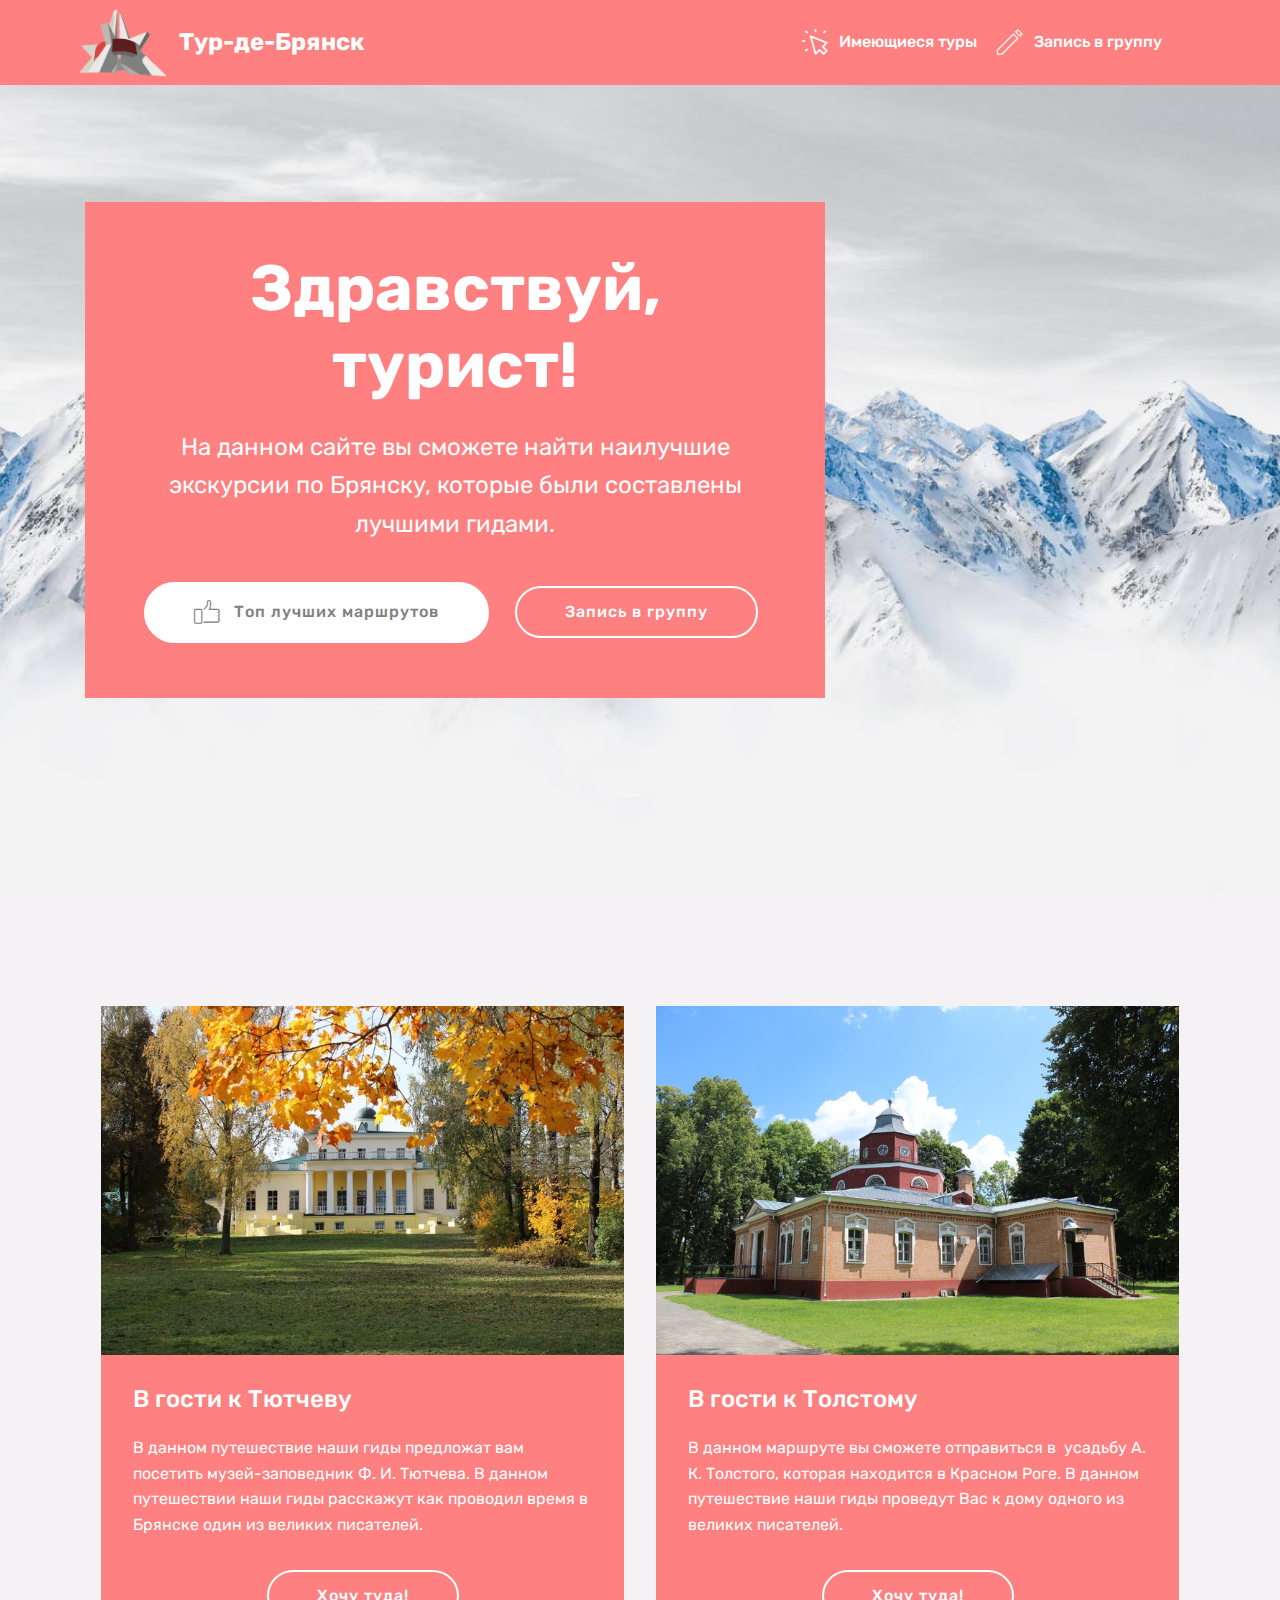
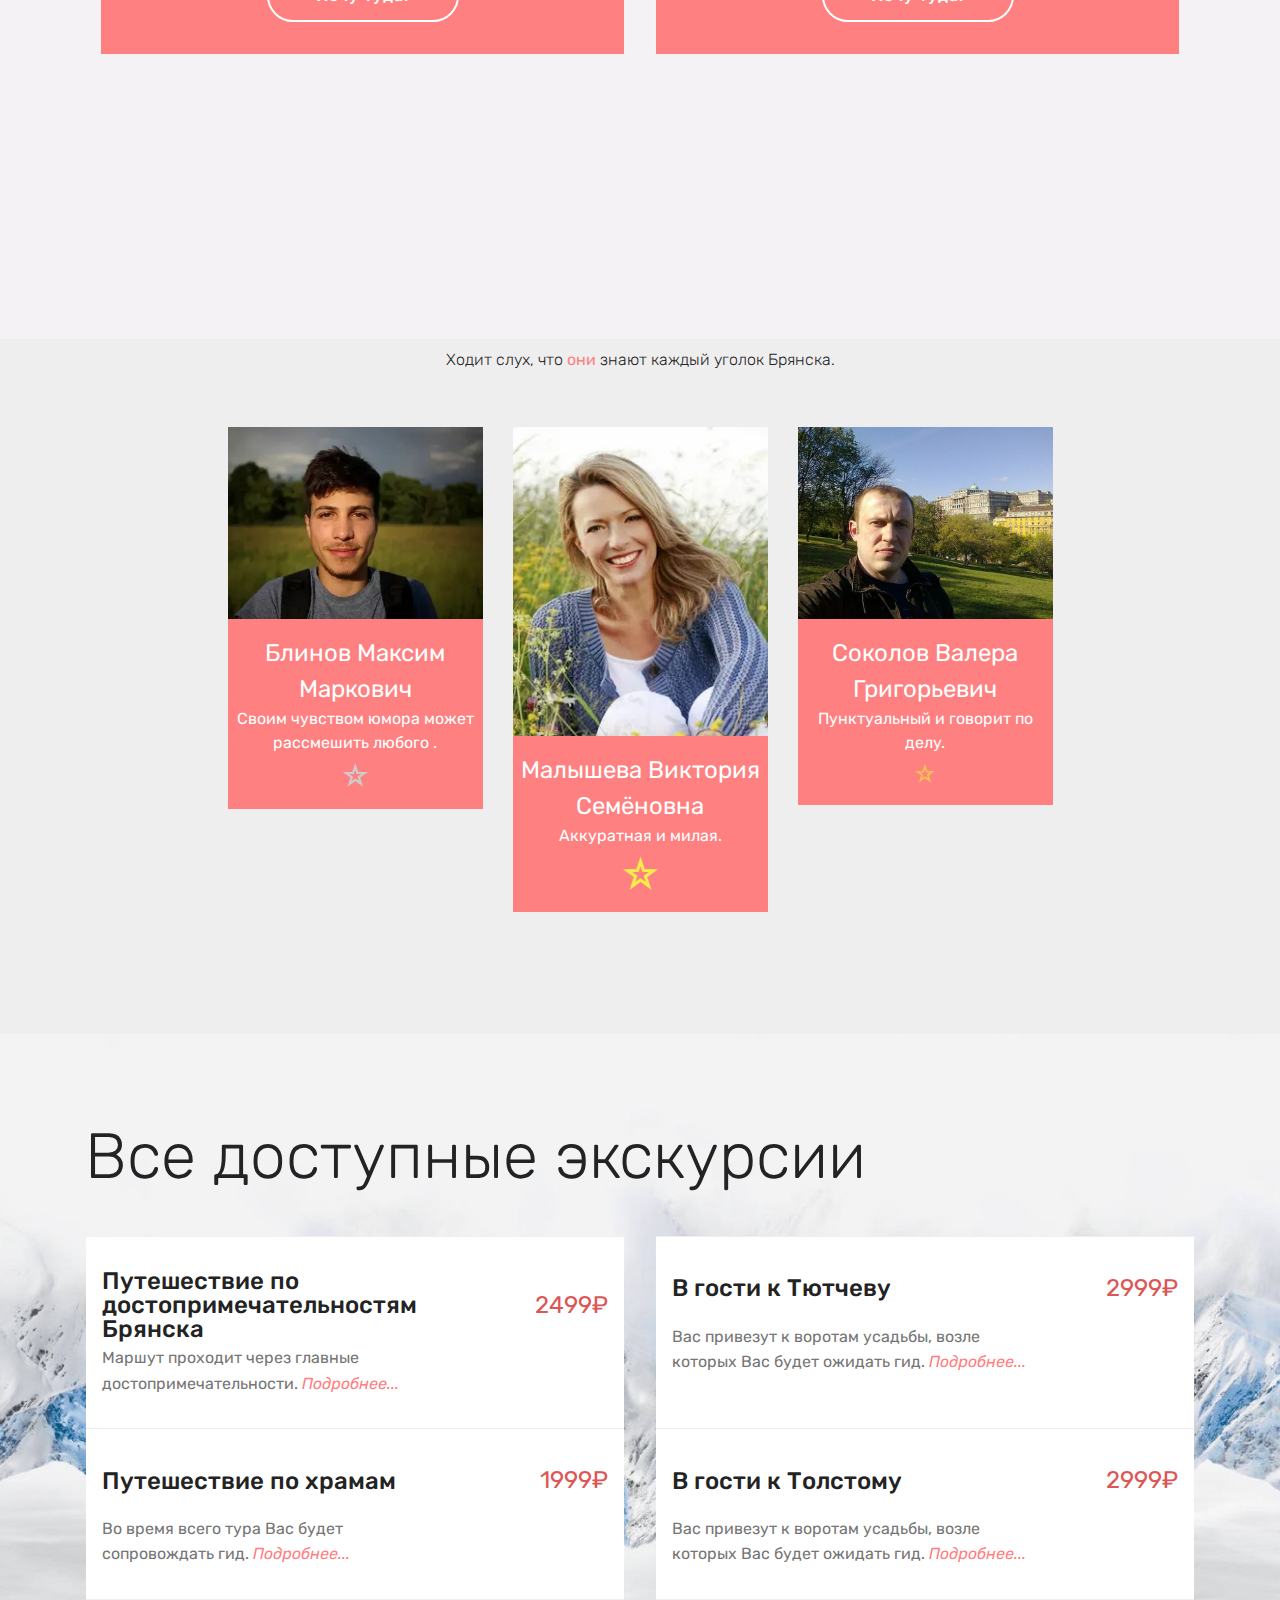
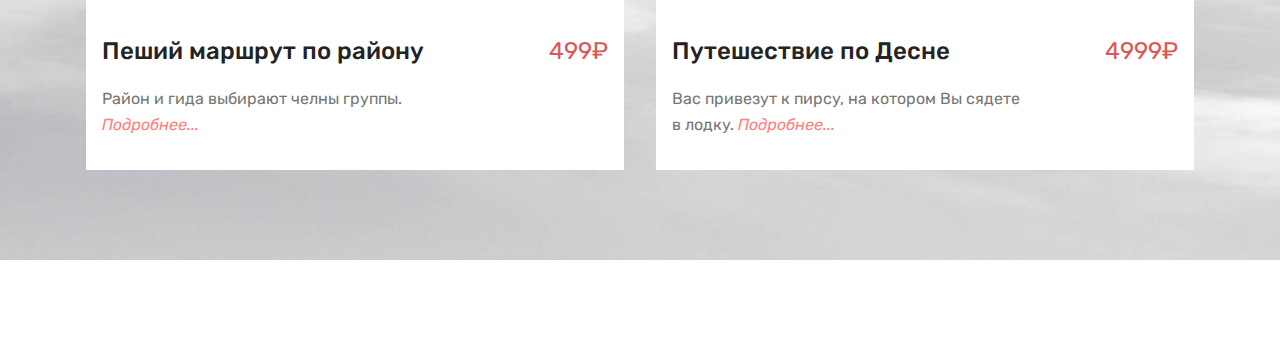
<file: index.html>
<!DOCTYPE html>
<html  >
<head>
  <!-- Site made with Mobirise Website Builder v4.12.4, https://mobirise.com -->
  <meta charset="UTF-8">
  <meta http-equiv="X-UA-Compatible" content="IE=edge">
  <meta name="generator" content="Mobirise v4.12.4, mobirise.com">
  <meta name="viewport" content="width=device-width, initial-scale=1, minimum-scale=1">
  <link rel="shortcut icon" href="assets/images/backgrounderaser-20230514.png" type="image/x-icon">
  <meta name="description" content="">
  
  
  <title>Главная</title>
  <link rel="stylesheet" href="assets/web/assets/mobirise-icons2/mobirise2.css">
  <link rel="stylesheet" href="assets/web/assets/mobirise-icons/mobirise-icons.css">
  <link rel="stylesheet" href="assets/web/assets/mobirise-icons-bold/mobirise-icons-bold.css">
  <link rel="stylesheet" href="assets/bootstrap/css/bootstrap.min.css">
  <link rel="stylesheet" href="assets/bootstrap/css/bootstrap-grid.min.css">
  <link rel="stylesheet" href="assets/bootstrap/css/bootstrap-reboot.min.css">
  <link rel="stylesheet" href="assets/tether/tether.min.css">
  <link rel="stylesheet" href="assets/socicon/css/styles.css">
  <link rel="stylesheet" href="assets/dropdown/css/style.css">
  <link rel="stylesheet" href="assets/theme/css/style.css">
  <link rel="preload" as="style" href="assets/mobirise/css/mbr-additional.css"><link rel="stylesheet" href="assets/mobirise/css/mbr-additional.css" type="text/css">
  
  
  
</head>
<body>
  <section class="menu cid-tE9wnjQT5R" once="menu" id="menu1-0">

    

    <nav class="navbar navbar-expand beta-menu navbar-dropdown align-items-center navbar-fixed-top navbar-toggleable-sm">
        <button class="navbar-toggler navbar-toggler-right" type="button" data-toggle="collapse" data-target="#navbarSupportedContent" aria-controls="navbarSupportedContent" aria-expanded="false" aria-label="Toggle navigation">
            <div class="hamburger">
                <span></span>
                <span></span>
                <span></span>
                <span></span>
            </div>
        </button>
        <div class="menu-logo">
            <div class="navbar-brand">
                <span class="navbar-logo">
                    <a href="https://mobiri.se">
                         <img src="assets/images/backgrounderaser-20230514.png" alt="Mobirise" title="" style="height: 4.3rem;">
                    </a>
                </span>
                <span class="navbar-caption-wrap"><a class="navbar-caption text-white display-5" href="index.html#header10-1">Тур-де-Брянск</a></span>
            </div>
        </div>
        <div class="collapse navbar-collapse" id="navbarSupportedContent">
            <ul class="navbar-nav nav-dropdown nav-right" data-app-modern-menu="true"><li class="nav-item"><a class="nav-link link text-white display-7" href=" krutoi_index.html#services3-k"><span class="mbrib-cursor-click mbr-iconfont mbr-iconfont-btn"></span>Имеющиеся туры</a></li>
                <li class="nav-item">
                    <a class="nav-link link text-white display-7" href="page1.html#header15-13"><span class="mbri-edit2 mbr-iconfont mbr-iconfont-btn"></span>
                        Запись в группу &nbsp; &nbsp; &nbsp;&nbsp;</a>
                </li></ul>
            
        </div>
    </nav>
</section>

<section class="engine"><a href="https://mobirise.info/z">best free html templates</a></section><section class="header10 cid-tE9AvOjycZ mbr-fullscreen" id="header10-1">

    

    

    <div class="container">
        <div class="media-container-column mbr-white p-5 align-left col-lg-8 col-md-10">
            <h1 class="mbr-section-title mbr-bold pb-3 mbr-fonts-style display-1">Здравствуй, турист!</h1>
            
            <p class="mbr-text pb-3 mbr-fonts-style display-5">На данном сайте вы сможете найти наилучшие экскурсии по Брянску, которые были составлены лучшими гидами.</p>
            <div class="mbr-section-btn"><a class="btn btn-md btn-white display-4" href=" krutoi_index.html#features3-2"><span class="mbri-like mbr-iconfont mbr-iconfont-btn"></span>Топ лучших маршрутов</a>
                <a class="btn btn-md btn-white-outline display-4" href="page1.html#header15-13">Запись в группу</a></div>
        </div>
    </div>

    
</section>

<section class="features3 cid-tE9E0fjfPh" id="features3-2">

    

    
    <div class="container">
        <div class="media-container-row">
            <div class="card p-3 col-12 col-md-6">
                <div class="card-wrapper">
                    <div class="card-img">
                        <img src="assets/images/728-486-fixedwidth.jpg" alt="Mobirise" title="">
                    </div>
                    <div class="card-box">
                        <h4 class="card-title mbr-fonts-style display-5">
                            В гости к Тютчеву</h4>
                        <p class="mbr-text mbr-fonts-style display-7">В данном путешествие наши гиды предложат вам посетить музей-заповедник Ф. И. Тютчева. В данном путешествии наши гиды расскажут как проводил время в Брянске один из великих писателей.</p>
                    </div>
                    <div class="mbr-section-btn text-center"><a href="page1.html#header15-13" class="btn btn-white-outline display-4">Хочу туда!</a></div>
                </div>
            </div>

            <div class="card p-3 col-12 col-md-6">
                <div class="card-wrapper">
                    <div class="card-img">
                        <img src="assets/images/728-486-fixedwidth-1.jpg" alt="Mobirise" title="">
                    </div>
                    <div class="card-box">
                        <h4 class="card-title mbr-fonts-style display-5">В гости к Толстому</h4>
                        <p class="mbr-text mbr-fonts-style display-7">В данном маршруте вы сможете отправиться в &nbsp;усадьбу А. К. Толстого, которая находится в Красном Роге. В данном путешествие наши гиды проведут Вас к дому одного из великих писателей.</p>
                    </div>
                    <div class="mbr-section-btn text-center"><a href="page1.html#header15-13" class="btn btn-white-outline display-4">Хочу туда!</a></div>
                </div>
            </div>

            

            
        </div>
    </div>
</section>

<section class="team1 cid-tE9KADA1wg mbr-parallax-background" id="team1-3">
    
    
    
    <div class="container align-center">
        <h2 class="pb-3 mbr-fonts-style mbr-section-title display-1">Топ работающих гидов</h2>
        <h3 class="pb-5 mbr-section-subtitle mbr-fonts-style mbr-light display-7">Ходит слух, что <a href="page4.html#content9-1c" class="text-success">они</a> знают каждый уголок Брянска.</h3>
        <div class="row media-row">
            
        <div class="team-item col-lg-3 col-md-6">
                <div class="item-image">
                    <img src="assets/images/i-3.webp" alt="" title="">
                </div>
                <div class="item-caption py-3">
                    <div class="item-name px-2">
                        <p class="mbr-fonts-style display-5">
                           Блинов Максим Маркович</p>
                    </div>
                    <div class="item-role px-2">
                        <p>Своим чувством юмора может рассмешить любого .</p>
                    </div>
                    <div class="item-social pt-2">
                        <a href="https://twitter.com/mobirise" target="_blank">
                            <span class="p-1 mbr-iconfont mbr-iconfont-social mobi-mbri-star mobi-mbri" style="font-size: 25px; color: rgb(204, 204, 204); fill: rgb(204, 204, 204);"></span>
                        </a>
                        <a href="https://www.facebook.com/pages/Mobirise/1616226671953247" target="_blank">
                            
                        </a>
                        <a href="https://plus.google.com/u/0/+Mobirise" target="_blank">
                            
                        </a>
                        <a href="https://www.linkedin.com/in/mobirise" target="_blank">
                            
                        </a>
                        <a href="https://www.instagram.com/mobirise/" target="_blank">
                            
                        </a>
                        <a href="https://www.youtube.com/channel/UCt_tncVAetpK5JeM8L-8jyw" target="_blank">    
                            
                        </a>
                    </div>
                </div>
            </div><div class="team-item col-lg-3 col-md-6">
                <div class="item-image">
                    <img src="assets/images/i-1.webp" alt="" title="">
                </div>
                <div class="item-caption py-3">
                    <div class="item-name px-2">
                        <p class="mbr-fonts-style display-5">
                           Малышева Виктория Семёновна</p>
                    </div>
                    <div class="item-role px-2">
                        <p>Аккуратная и милая.</p>
                    </div>
                    <div class="item-social pt-2">
                        <a href="https://twitter.com/mobirise" target="_blank">
                            <span class="p-1 mbr-iconfont mbr-iconfont-social mobi-mbri-star mobi-mbri" style="font-size: 35px; color: rgb(247, 237, 74); fill: rgb(247, 237, 74);"></span>
                        </a>
                        <a href="https://www.facebook.com/pages/Mobirise/1616226671953247" target="_blank">
                            
                        </a>
                        <a href="https://plus.google.com/u/0/+Mobirise" target="_blank">
                            
                        </a>
                        <a href="https://www.linkedin.com/in/mobirise" target="_blank">
                            
                        </a>
                        <a href="https://www.instagram.com/mobirise/" target="_blank">
                            
                        </a>
                        <a href="https://www.youtube.com/channel/UCt_tncVAetpK5JeM8L-8jyw" target="_blank">    
                            
                        </a>
                    </div>
                </div>
            </div><div class="team-item col-lg-3 col-md-6">
                <div class="item-image">
                    <img src="assets/images/7db3aecc50a397ad792c3b998f56.jpg" alt="" title="">
                </div>
                <div class="item-caption py-3">
                    <div class="item-name px-2">
                        <p class="mbr-fonts-style display-5">
                           Соколов Валера Григорьевич</p>
                    </div>
                    <div class="item-role px-2">
                        <p>Пунктуальный и говорит по делу.</p>
                    </div>
                    <div class="item-social pt-2">
                        <a href="https://twitter.com/mobirise" target="_blank">
                            <span class="p-1 mbr-iconfont mbr-iconfont-social mobi-mbri-star mobi-mbri" style="font-size: 20px; color: rgb(242, 191, 84); fill: rgb(242, 191, 84);"></span>
                        </a>
                        <a href="https://www.facebook.com/pages/Mobirise/1616226671953247" target="_blank">
                            
                        </a>
                        <a href="https://plus.google.com/u/0/+Mobirise" target="_blank">
                            
                        </a>
                        <a href="https://www.linkedin.com/in/mobirise" target="_blank">
                            
                        </a>
                        <a href="https://www.instagram.com/mobirise/" target="_blank">
                            
                        </a>
                        <a href="https://www.youtube.com/channel/UCt_tncVAetpK5JeM8L-8jyw" target="_blank">    
                            
                        </a>
                    </div>
                </div>
            </div></div>    
    </div>
</section>

<section class="services3 cid-tEOnvOsLnl" id="services3-k">
    <!---->
    
    <!---->
    <!--Overlay-->
    
    <!--Container-->
    <div class="container">
        <div class="row">
            <!--Titles-->
            <div class="title pb-5 col-12">
                <h2 class="align-left mbr-fonts-style display-1">Все доступные экскурсии</h2>
                
            </div>
            <!--Card-1-->
            <div class="card px-3 col-12 col-md-6">
                <div class="card-wrapper media-container-row media-container-row">
                    <div class="card-box">
                        <div class="top-line pb-1">
                            <h4 class="card-title mbr-fonts-style display-5">
                                Путешествие по достопримечательностям Брянска</h4>
                            <p class="mbr-text card-title cost mbr-fonts-style m-0 display-5"><a href="page1.html#header15-13" class="text-secondary">2499₽</a></p>
                        </div>
                        <div class="bottom-line">
                            <p class="mbr-text mbr-fonts-style display-7">
                                Маршут проходит через главные достопримечательности. <a href="page3.html#content9-14" class="text-success"><em>Подробнее...</em></a></p>
                        </div>
                    </div>
                </div>
            </div>
            <!--Card-2-->
            <div class="card px-3 col-12 col-md-6">
                <div class="card-wrapper media-container-row media-container-row">
                    <div class="card-box">
                        <div class="top-line pb-3">
                            <h4 class="card-title mbr-fonts-style display-5">
                                В гости к Тютчеву</h4>
                            <p class="mbr-text card-title cost mbr-fonts-style m-0 display-5">&nbsp;<a href="page1.html#header15-13" class="text-secondary">2999₽</a>
                            </p>
                        </div>
                        <div class="bottom-line">
                            <p class="mbr-text mbr-fonts-style display-7">Вас привезут к воротам усадьбы, возле которых Вас будет ожидать гид. <a href="page3.html#content2-w" class="text-success"><em>Подробнее...</em></a></p>
                        </div>
                    </div>
                </div>
            </div>
            <!--Card-3-->
            <div class="card px-3 col-12 col-md-6">
                <div class="card-wrapper media-container-row media-container-row">
                    <div class="card-box">
                        <div class="top-line pb-3">
                            <h4 class="card-title mbr-fonts-style display-5">Путешествие по храмам</h4>
                            <p class="mbr-text card-title cost mbr-fonts-style m-0 display-5">&nbsp;<a href="page1.html#header15-13" class="text-secondary">1999₽</a>
                            </p>
                        </div>
                        <div class="bottom-line">
                            <p class="mbr-text mbr-fonts-style display-7">Во время всего тура Вас будет сопровождать гид. <a href="page3.html#content2-v" class="text-success"><em>Подробнее...</em></a></p>
                        </div>
                    </div>
                </div>
            </div>
            <!--Card-4-->
            <div class="card px-3 col-12 col-md-6">
                <div class="card-wrapper media-container-row media-container-row">
                    <div class="card-box">
                        <div class="top-line pb-3">
                            <h4 class="card-title mbr-fonts-style display-5">
                                В гости к Толстому</h4>
                            <p class="mbr-text card-title cost mbr-fonts-style m-0 display-5">&nbsp;<a href="page1.html#header15-13" class="text-secondary">2999₽</a>
                            </p>
                        </div>
                        <div class="bottom-line">
                            <p class="mbr-text mbr-fonts-style display-7">
                                Вас привезут к воротам усадьбы, возле которых Вас будет ожидать гид. <a href="page3.html#content2-y" class="text-success"><em>Подробнее...</em></a></p>
                        </div>
                    </div>
                </div>
            </div>
            <!--Card-5-->
            <div class="card px-3 col-12 col-md-6">
                <div class="card-wrapper media-container-row media-container-row">
                    <div class="card-box">
                        <div class="top-line pb-3">
                            <h4 class="card-title mbr-fonts-style display-5">
                                Пеший маршрут по району</h4>
                            <p class="mbr-text card-title cost mbr-fonts-style m-0 display-5"><a href="page1.html#header15-13" class="text-secondary">499₽</a>
                            </p>
                        </div>
                        <div class="bottom-line">
                            <p class="mbr-text mbr-fonts-style display-7">Район и гида выбирают челны группы. <a href="page3.html#content2-y" class="text-success"><em>Подробнее...</em></a></p>
                        </div>
                    </div>
                </div>
            </div>
            <!--Card-6-->
            <div class="card px-3 col-12 col-md-6">
                <div class="card-wrapper media-container-row media-container-row">
                    <div class="card-box">
                        <div class="top-line pb-3">
                            <h4 class="card-title mbr-fonts-style display-5">
                                Путешествие по Десне</h4>
                            <p class="mbr-text card-title cost mbr-fonts-style m-0 display-5">&nbsp;<a href="page1.html#header15-13" class="text-secondary">4999₽</a>
                            </p>
                        </div>
                        <div class="bottom-line">
                            <p class="mbr-text mbr-fonts-style display-7">
                                Вас привезут к пирсу, на котором Вы сядете в лодку. <a href="page3.html#content2-10" class="text-success"><em>Подробнее...</em></a></p>
                        </div>
                    </div>
                </div>
            </div>
            <!--Card-7-->
            
            <!--Card-8-->
            
            <!--Card-9-->
            
            <!--Card-10-->
            
            <!--Card-11-->
            
            <!--Card-12-->
            
        </div>
    </div>
</section>

<section once="footers" class="cid-tEeFEcKMFH mbr-reveal" id="footer6-b">

    

    

    <div class="container">
        <div class="media-container-row align-center mbr-white">
            <div class="col-12">
                <p class="mbr-text mb-0 mbr-fonts-style display-7">
                    © Туристический Брянск | Все права защищены! | <a href="page2.html#content9-g" class="text-black">Политика конфиденциальности</a></p>
            </div>
        </div>
    </div>
</section>


  <script src="assets/web/assets/jquery/jquery.min.js"></script>
  <script src="assets/popper/popper.min.js"></script>
  <script src="assets/bootstrap/js/bootstrap.min.js"></script>
  <script src="assets/tether/tether.min.js"></script>
  <script src="assets/touchswipe/jquery.touch-swipe.min.js"></script>
  <script src="assets/parallax/jarallax.min.js"></script>
  <script src="assets/smoothscroll/smooth-scroll.js"></script>
  <script src="assets/dropdown/js/nav-dropdown.js"></script>
  <script src="assets/dropdown/js/navbar-dropdown.js"></script>
  <script src="assets/theme/js/script.js"></script>
  
  
</body>
</html>
</file>
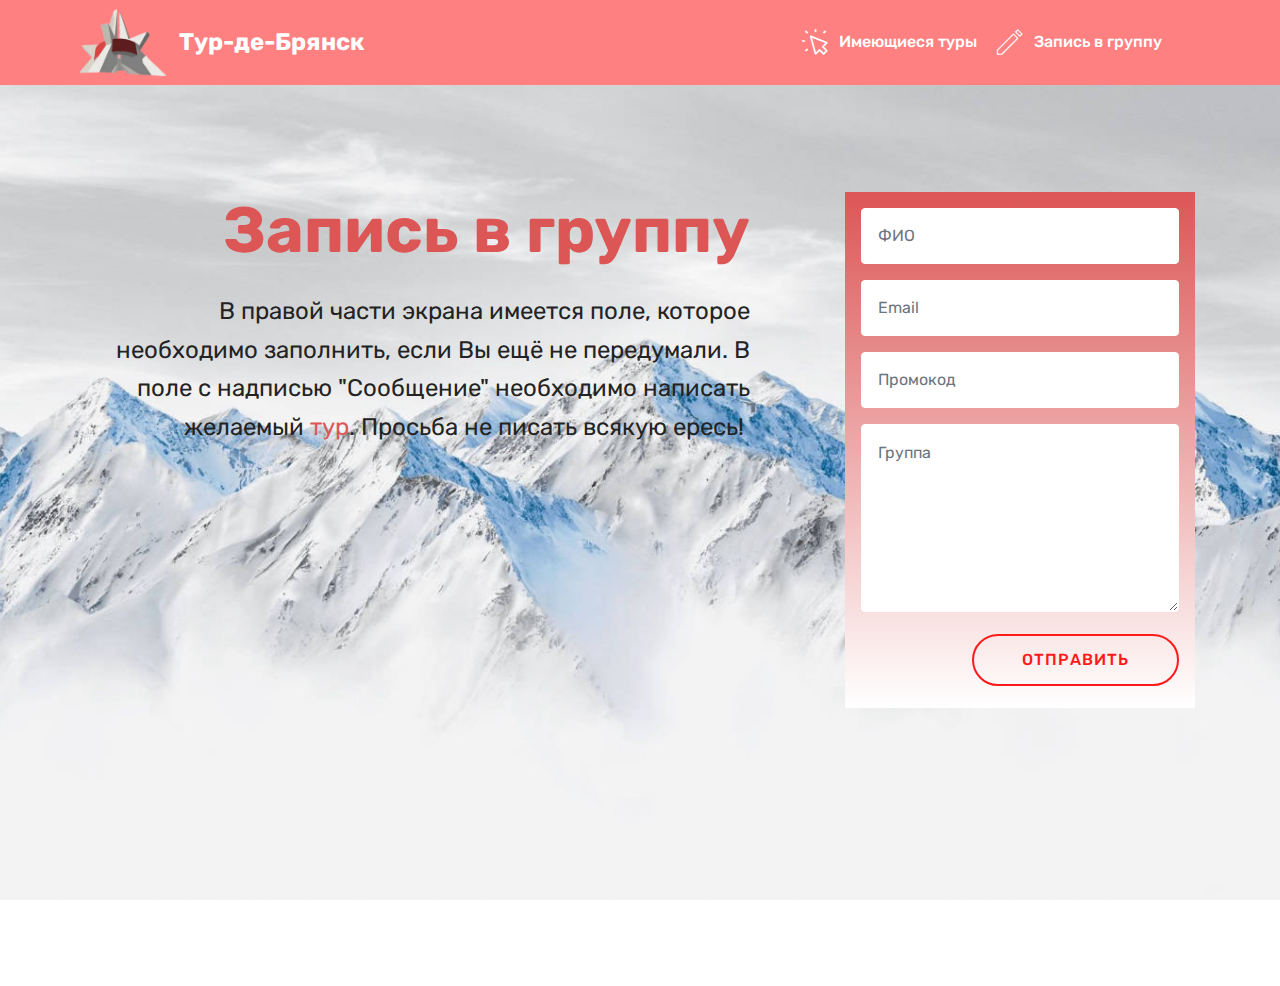
<file: page1.html>
<!DOCTYPE html>
<html  >
<head>
  <!-- Site made with Mobirise Website Builder v4.12.4, https://mobirise.com -->
  <meta charset="UTF-8">
  <meta http-equiv="X-UA-Compatible" content="IE=edge">
  <meta name="generator" content="Mobirise v4.12.4, mobirise.com">
  <meta name="viewport" content="width=device-width, initial-scale=1, minimum-scale=1">
  <link rel="shortcut icon" href="assets/images/backgrounderaser-20230514.png" type="image/x-icon">
  <meta name="description" content="Website Builder Description">
  
  
  <title>Запись в группу</title>
  <link rel="stylesheet" href="assets/web/assets/mobirise-icons-bold/mobirise-icons-bold.css">
  <link rel="stylesheet" href="assets/web/assets/mobirise-icons/mobirise-icons.css">
  <link rel="stylesheet" href="assets/bootstrap/css/bootstrap.min.css">
  <link rel="stylesheet" href="assets/bootstrap/css/bootstrap-grid.min.css">
  <link rel="stylesheet" href="assets/bootstrap/css/bootstrap-reboot.min.css">
  <link rel="stylesheet" href="assets/tether/tether.min.css">
  <link rel="stylesheet" href="assets/dropdown/css/style.css">
  <link rel="stylesheet" href="assets/theme/css/style.css">
  <link rel="preload" as="style" href="assets/mobirise/css/mbr-additional.css"><link rel="stylesheet" href="assets/mobirise/css/mbr-additional.css" type="text/css">
  
  
  
</head>
<body>
  <section class="menu cid-tE9wnjQT5R" once="menu" id="menu1-9">

    

    <nav class="navbar navbar-expand beta-menu navbar-dropdown align-items-center navbar-fixed-top navbar-toggleable-sm">
        <button class="navbar-toggler navbar-toggler-right" type="button" data-toggle="collapse" data-target="#navbarSupportedContent" aria-controls="navbarSupportedContent" aria-expanded="false" aria-label="Toggle navigation">
            <div class="hamburger">
                <span></span>
                <span></span>
                <span></span>
                <span></span>
            </div>
        </button>
        <div class="menu-logo">
            <div class="navbar-brand">
                <span class="navbar-logo">
                    <a href="https://mobiri.se">
                         <img src="assets/images/backgrounderaser-20230514.png" alt="Mobirise" title="" style="height: 4.3rem;">
                    </a>
                </span>
                <span class="navbar-caption-wrap"><a class="navbar-caption text-white display-5" href="index.html#header10-1">Тур-де-Брянск</a></span>
            </div>
        </div>
        <div class="collapse navbar-collapse" id="navbarSupportedContent">
            <ul class="navbar-nav nav-dropdown nav-right" data-app-modern-menu="true"><li class="nav-item"><a class="nav-link link text-white display-7" href=" krutoi_index.html#services3-k"><span class="mbrib-cursor-click mbr-iconfont mbr-iconfont-btn"></span>Имеющиеся туры</a></li>
                <li class="nav-item">
                    <a class="nav-link link text-white display-7" href="page1.html#header15-13"><span class="mbri-edit2 mbr-iconfont mbr-iconfont-btn"></span>
                        Запись в группу &nbsp; &nbsp; &nbsp;&nbsp;</a>
                </li></ul>
            
        </div>
    </nav>
</section>

<section class="engine"><a href="https://mobirise.info/n">simple website templates</a></section><section class="header15 cid-tEOJevxGiw mbr-fullscreen" id="header15-13">

    

    

    <div class="container align-right">
        <div class="row">
            <div class="mbr-white col-lg-8 col-md-7 content-container">
                <h1 class="mbr-section-title mbr-bold pb-3 mbr-fonts-style display-1">
                    Запись в группу</h1>
                <p class="mbr-text pb-3 mbr-fonts-style display-5">В правой части экрана имеется поле, которое необходимо заполнить, если Вы ещё не передумали. В поле с надписью "Сообщение" необходимо написать желаемый <a href="page3.html#content2-v" class="text-secondary">тур</a>. Просьба не писать всякую ересь!&nbsp;</p>
            </div>
            <div class="col-lg-4 col-md-5">
                <div class="form-container">
                    <div class="media-container-column" data-form-type="formoid">
                        <!---Formbuilder Form--->
                        <form action="https://mobirise.com/" method="POST" class="mbr-form form-with-styler" data-form-title="Mobirise Form"><input type="hidden" name="email" data-form-email="true" value="xg6rAY5Ioh+DsBbLSMjEki0LZoXJ0R5FQw/TBEum51iXDcdsVOSOsyuCEyRZa9eZC8rPcNNur3WorgBHErtuvYazfIwFHyImrRmtgI/F52O1Z0oAdp15iEPhvadREVCF">
                            <div class="row">
                                <div hidden="hidden" data-form-alert="" class="alert alert-success col-12">Спасибо, что выбрали нас! Вам сообщат дату и время экскурсии, после того как рассмотрят вашу анкету.</div>
                                <div hidden="hidden" data-form-alert-danger="" class="alert alert-danger col-12">
                                </div>
                            </div>
                            <div class="dragArea row">
                                <div class="col-md-12 form-group " data-for="name">
                                    <input type="text" name="name" placeholder="ФИО" data-form-field="Name" required="required" class="form-control px-3 display-7" id="name-header15-13">
                                </div>
                                <div class="col-md-12 form-group " data-for="email">
                                    <input type="email" name="email" placeholder="Email" data-form-field="Email" required="required" class="form-control px-3 display-7" id="email-header15-13">
                                </div>
                                <div data-for="phone" class="col-md-12 form-group ">
                                    <input type="tel" name="Промокод" placeholder="Промокод" data-form-field="Промокод" class="form-control px-3 display-7" id="Промокод-header15-13">
                                </div>
                                <div data-for="message" class="col-md-12 form-group ">
                                    <textarea name="message" placeholder="Группа" data-form-field="Message" class="form-control px-3 display-7" id="message-header15-13"></textarea>
                                </div>
                                <div class="col-md-12 input-group-btn"><button type="submit" class="btn btn-form btn-success-outline display-4">ОТПРАВИТЬ</button></div>
                            </div>
                        </form><!---Formbuilder Form--->
                    </div>
                </div>
            </div>
        </div>
    </div>
    
</section>

<section once="footers" class="cid-tEeFEcKMFH mbr-reveal" id="footer6-b">

    

    

    <div class="container">
        <div class="media-container-row align-center mbr-white">
            <div class="col-12">
                <p class="mbr-text mb-0 mbr-fonts-style display-7">
                    © Туристический Брянск | Все права защищены! | <a href="page2.html#content9-g" class="text-black">Политика конфиденциальности</a></p>
            </div>
        </div>
    </div>
</section>


  <script src="assets/web/assets/jquery/jquery.min.js"></script>
  <script src="assets/popper/popper.min.js"></script>
  <script src="assets/bootstrap/js/bootstrap.min.js"></script>
  <script src="assets/tether/tether.min.js"></script>
  <script src="assets/dropdown/js/nav-dropdown.js"></script>
  <script src="assets/dropdown/js/navbar-dropdown.js"></script>
  <script src="assets/touchswipe/jquery.touch-swipe.min.js"></script>
  <script src="assets/smoothscroll/smooth-scroll.js"></script>
  <script src="assets/theme/js/script.js"></script>
  <script src="assets/formoid/formoid.min.js"></script>
  
  
</body>
</html>
</file>
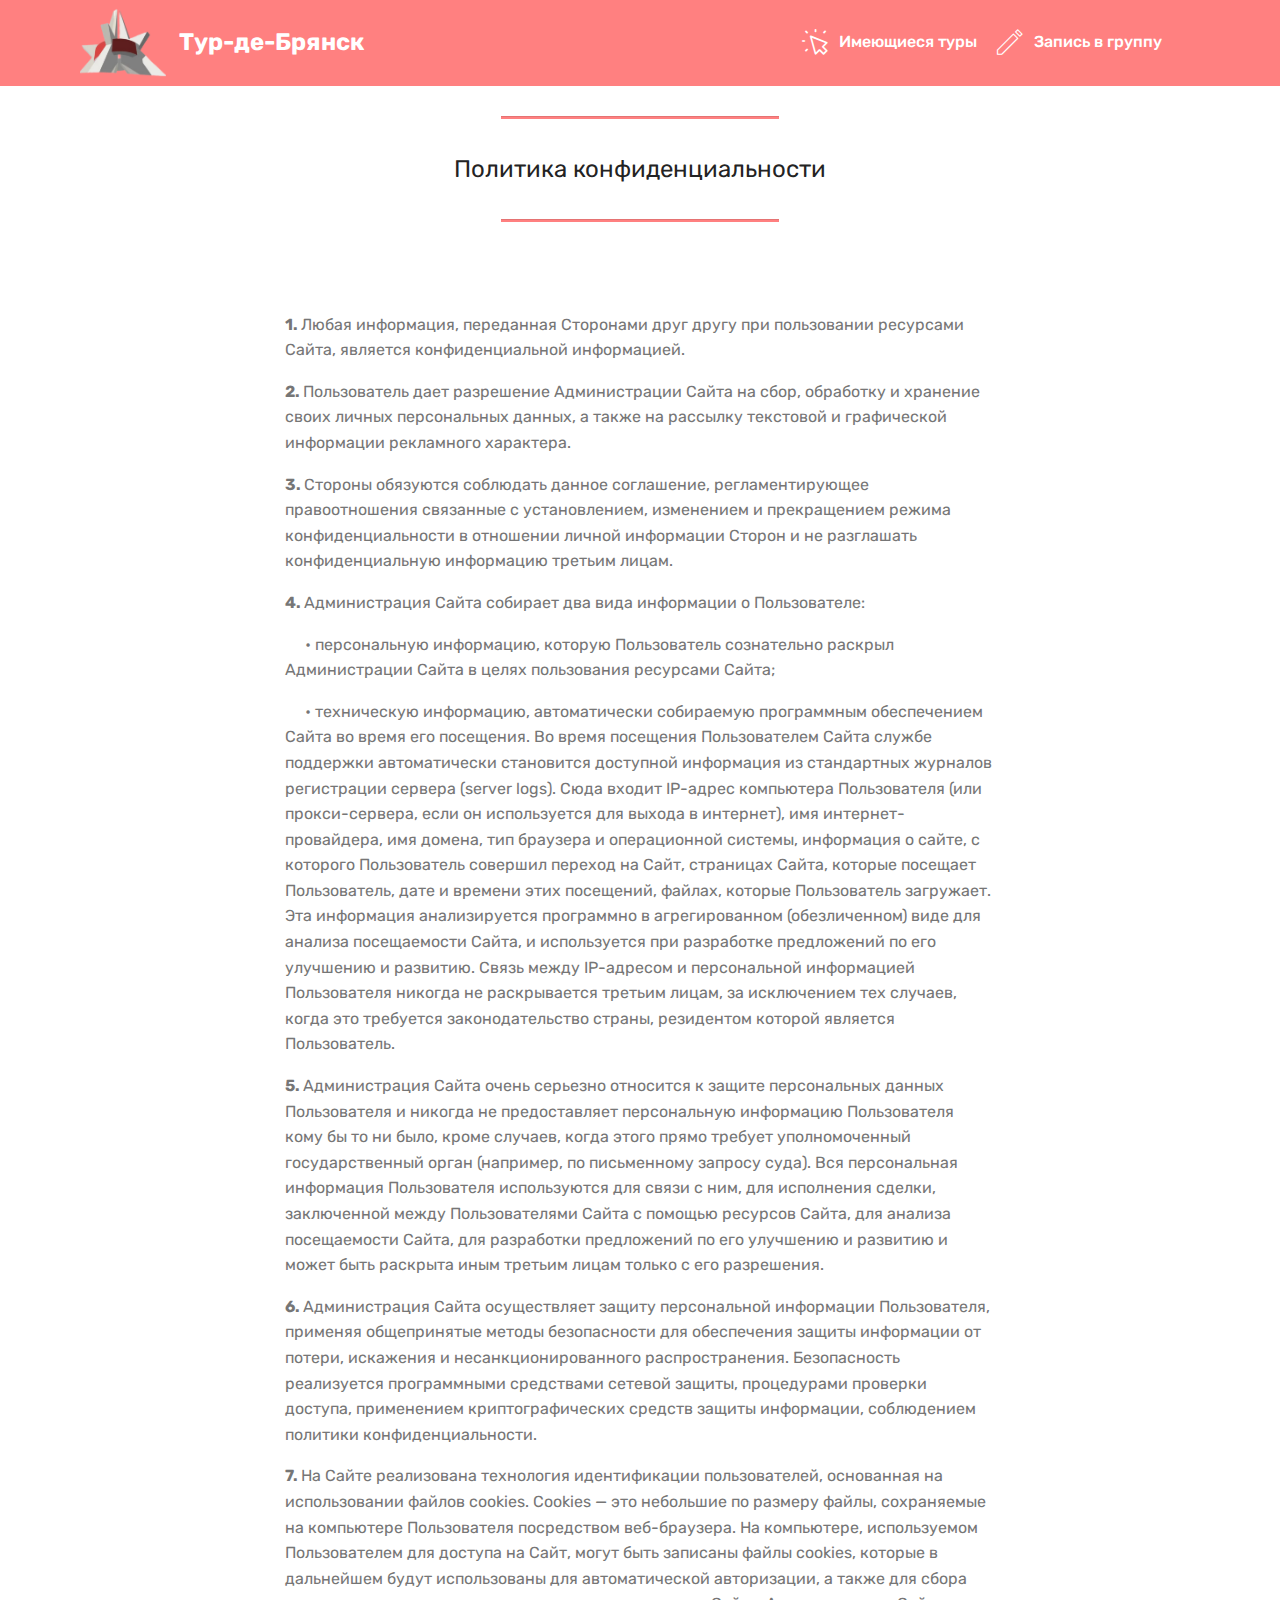
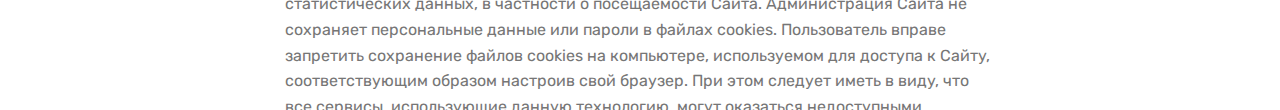
<file: page2.html>
<!DOCTYPE html>
<html  >
<head>
  <!-- Site made with Mobirise Website Builder v4.12.4, https://mobirise.com -->
  <meta charset="UTF-8">
  <meta http-equiv="X-UA-Compatible" content="IE=edge">
  <meta name="generator" content="Mobirise v4.12.4, mobirise.com">
  <meta name="viewport" content="width=device-width, initial-scale=1, minimum-scale=1">
  <link rel="shortcut icon" href="assets/images/backgrounderaser-20230514.png" type="image/x-icon">
  <meta name="description" content="Web Page Maker Description">
  
  
  <title>Политика конфиденциальности</title>
  <link rel="stylesheet" href="assets/web/assets/mobirise-icons/mobirise-icons.css">
  <link rel="stylesheet" href="assets/web/assets/mobirise-icons-bold/mobirise-icons-bold.css">
  <link rel="stylesheet" href="assets/bootstrap/css/bootstrap.min.css">
  <link rel="stylesheet" href="assets/bootstrap/css/bootstrap-grid.min.css">
  <link rel="stylesheet" href="assets/bootstrap/css/bootstrap-reboot.min.css">
  <link rel="stylesheet" href="assets/tether/tether.min.css">
  <link rel="stylesheet" href="assets/dropdown/css/style.css">
  <link rel="stylesheet" href="assets/theme/css/style.css">
  <link rel="preload" as="style" href="assets/mobirise/css/mbr-additional.css"><link rel="stylesheet" href="assets/mobirise/css/mbr-additional.css" type="text/css">
  
  
  
</head>
<body>
  <section class="menu cid-tE9wnjQT5R" once="menu" id="menu1-c">

    

    <nav class="navbar navbar-expand beta-menu navbar-dropdown align-items-center navbar-fixed-top navbar-toggleable-sm">
        <button class="navbar-toggler navbar-toggler-right" type="button" data-toggle="collapse" data-target="#navbarSupportedContent" aria-controls="navbarSupportedContent" aria-expanded="false" aria-label="Toggle navigation">
            <div class="hamburger">
                <span></span>
                <span></span>
                <span></span>
                <span></span>
            </div>
        </button>
        <div class="menu-logo">
            <div class="navbar-brand">
                <span class="navbar-logo">
                    <a href="https://mobiri.se">
                         <img src="assets/images/backgrounderaser-20230514.png" alt="Mobirise" title="" style="height: 4.3rem;">
                    </a>
                </span>
                <span class="navbar-caption-wrap"><a class="navbar-caption text-white display-5" href="index.html#header10-1">Тур-де-Брянск</a></span>
            </div>
        </div>
        <div class="collapse navbar-collapse" id="navbarSupportedContent">
            <ul class="navbar-nav nav-dropdown nav-right" data-app-modern-menu="true"><li class="nav-item"><a class="nav-link link text-white display-7" href=" krutoi_index.html#services3-k"><span class="mbrib-cursor-click mbr-iconfont mbr-iconfont-btn"></span>Имеющиеся туры</a></li>
                <li class="nav-item">
                    <a class="nav-link link text-white display-7" href="page1.html#header15-13"><span class="mbri-edit2 mbr-iconfont mbr-iconfont-btn"></span>
                        Запись в группу &nbsp; &nbsp; &nbsp;&nbsp;</a>
                </li></ul>
            
        </div>
    </nav>
</section>

<section class="engine"><a href="https://mobirise.info/o">portfolio website templates</a></section><section once="footers" class="cid-tEeFEcKMFH mbr-reveal" id="footer6-d">

    

    

    <div class="container">
        <div class="media-container-row align-center mbr-white">
            <div class="col-12">
                <p class="mbr-text mb-0 mbr-fonts-style display-7">
                    © Туристический Брянск | Все права защищены! | <a href="page2.html#content9-g" class="text-black">Политика конфиденциальности</a></p>
            </div>
        </div>
    </div>
</section>

<section class="mbr-section article content9 cid-tEeHmL2n00" id="content9-g">
    
     

    <div class="container">
        <div class="inner-container" style="width: 100%;">
            <hr class="line" style="width: 25%;">
            <div class="section-text align-center mbr-fonts-style display-5">Политика конфиденциальности</div>
            <hr class="line" style="width: 25%;">
        </div>
        </div>
</section>

<section class="mbr-section article content1 cid-tEeHwtazt2" id="content1-h">
    
     

    <div class="container">
        <div class="media-container-row">
            <div class="mbr-text col-12 mbr-fonts-style display-7 col-md-8"><p><strong>1. </strong>Любая информация, переданная Сторонами друг другу при пользовании ресурсами Сайта, является конфиденциальной информацией.
</p><p><strong>2. </strong>Пользователь дает разрешение Администрации Сайта на сбор, обработку и хранение своих личных персональных данных, а также на рассылку текстовой и графической информации рекламного характера.
</p><p><strong>3. </strong>Стороны обязуются соблюдать данное соглашение, регламентирующее правоотношения связанные с установлением, изменением и прекращением режима конфиденциальности в отношении личной информации Сторон и не разглашать конфиденциальную информацию третьим лицам.
</p><p><strong>4. </strong>Администрация Сайта собирает два вида информации о Пользователе:
</p><p>&nbsp; &nbsp; &nbsp;• персональную информацию, которую Пользователь сознательно раскрыл Администрации          Сайта в целях пользования ресурсами Сайта;
</p><p>&nbsp; &nbsp; &nbsp;• техническую информацию, автоматически собираемую программным обеспечением Сайта во время его посещения. Во время посещения Пользователем Сайта службе поддержки автоматически становится доступной информация из стандартных журналов регистрации сервера (server logs). Сюда входит IP-адрес компьютера Пользователя (или прокси-сервера, если он используется для выхода в интернет), имя интернет-провайдера, имя домена, тип браузера и операционной системы, информация о сайте, с которого Пользователь совершил переход на Сайт, страницах Сайта, которые посещает Пользователь, дате и времени этих посещений, файлах, которые Пользователь загружает. Эта информация анализируется программно в агрегированном (обезличенном) виде для анализа посещаемости Сайта, и используется при разработке предложений по его улучшению и развитию. Связь между IP-адресом и персональной информацией Пользователя никогда не раскрывается третьим лицам, за исключением тех случаев, когда это требуется законодательство страны, резидентом которой является Пользователь.
</p><p><strong>
</strong></p><p><strong>5. </strong>Администрация Сайта очень серьезно относится к защите персональных данных Пользователя и никогда не предоставляет персональную информацию Пользователя кому бы то ни было, кроме случаев, когда этого прямо требует уполномоченный государственный орган (например, по письменному запросу суда). Вся персональная информация Пользователя используются для связи с ним, для исполнения сделки, заключенной между Пользователями Сайта с помощью ресурсов Сайта, для анализа посещаемости Сайта, для разработки предложений по его улучшению и развитию и может быть раскрыта иным третьим лицам только с его разрешения.
</p><p><strong>6. </strong>Администрация Сайта осуществляет защиту персональной информации Пользователя, применяя общепринятые методы безопасности для обеспечения защиты информации от потери, искажения и несанкционированного распространения. Безопасность реализуется программными средствами сетевой защиты, процедурами проверки доступа, применением криптографических средств защиты информации, соблюдением политики конфиденциальности.
</p><p><strong>7. </strong>На Сайте реализована технология идентификации пользователей, основанная на использовании файлов cookies. Cookies — это небольшие по размеру файлы, сохраняемые на компьютере Пользователя посредством веб-браузера. На компьютере, используемом Пользователем для доступа на Сайт, могут быть записаны файлы cookies, которые в дальнейшем будут использованы для автоматической авторизации, а также для сбора статистических данных, в частности о посещаемости Сайта. Администрация Сайта не сохраняет персональные данные или пароли в файлах cookies. Пользователь вправе запретить сохранение файлов cookies на компьютере, используемом для доступа к Сайту, соответствующим образом настроив свой браузер. При этом следует иметь в виду, что все сервисы, использующие данную технологию, могут оказаться недоступными.</p></div>
        </div>
    </div>
</section>


  <script src="assets/web/assets/jquery/jquery.min.js"></script>
  <script src="assets/popper/popper.min.js"></script>
  <script src="assets/bootstrap/js/bootstrap.min.js"></script>
  <script src="assets/tether/tether.min.js"></script>
  <script src="assets/smoothscroll/smooth-scroll.js"></script>
  <script src="assets/dropdown/js/nav-dropdown.js"></script>
  <script src="assets/dropdown/js/navbar-dropdown.js"></script>
  <script src="assets/touchswipe/jquery.touch-swipe.min.js"></script>
  <script src="assets/theme/js/script.js"></script>
  
  
</body>
</html>
</file>
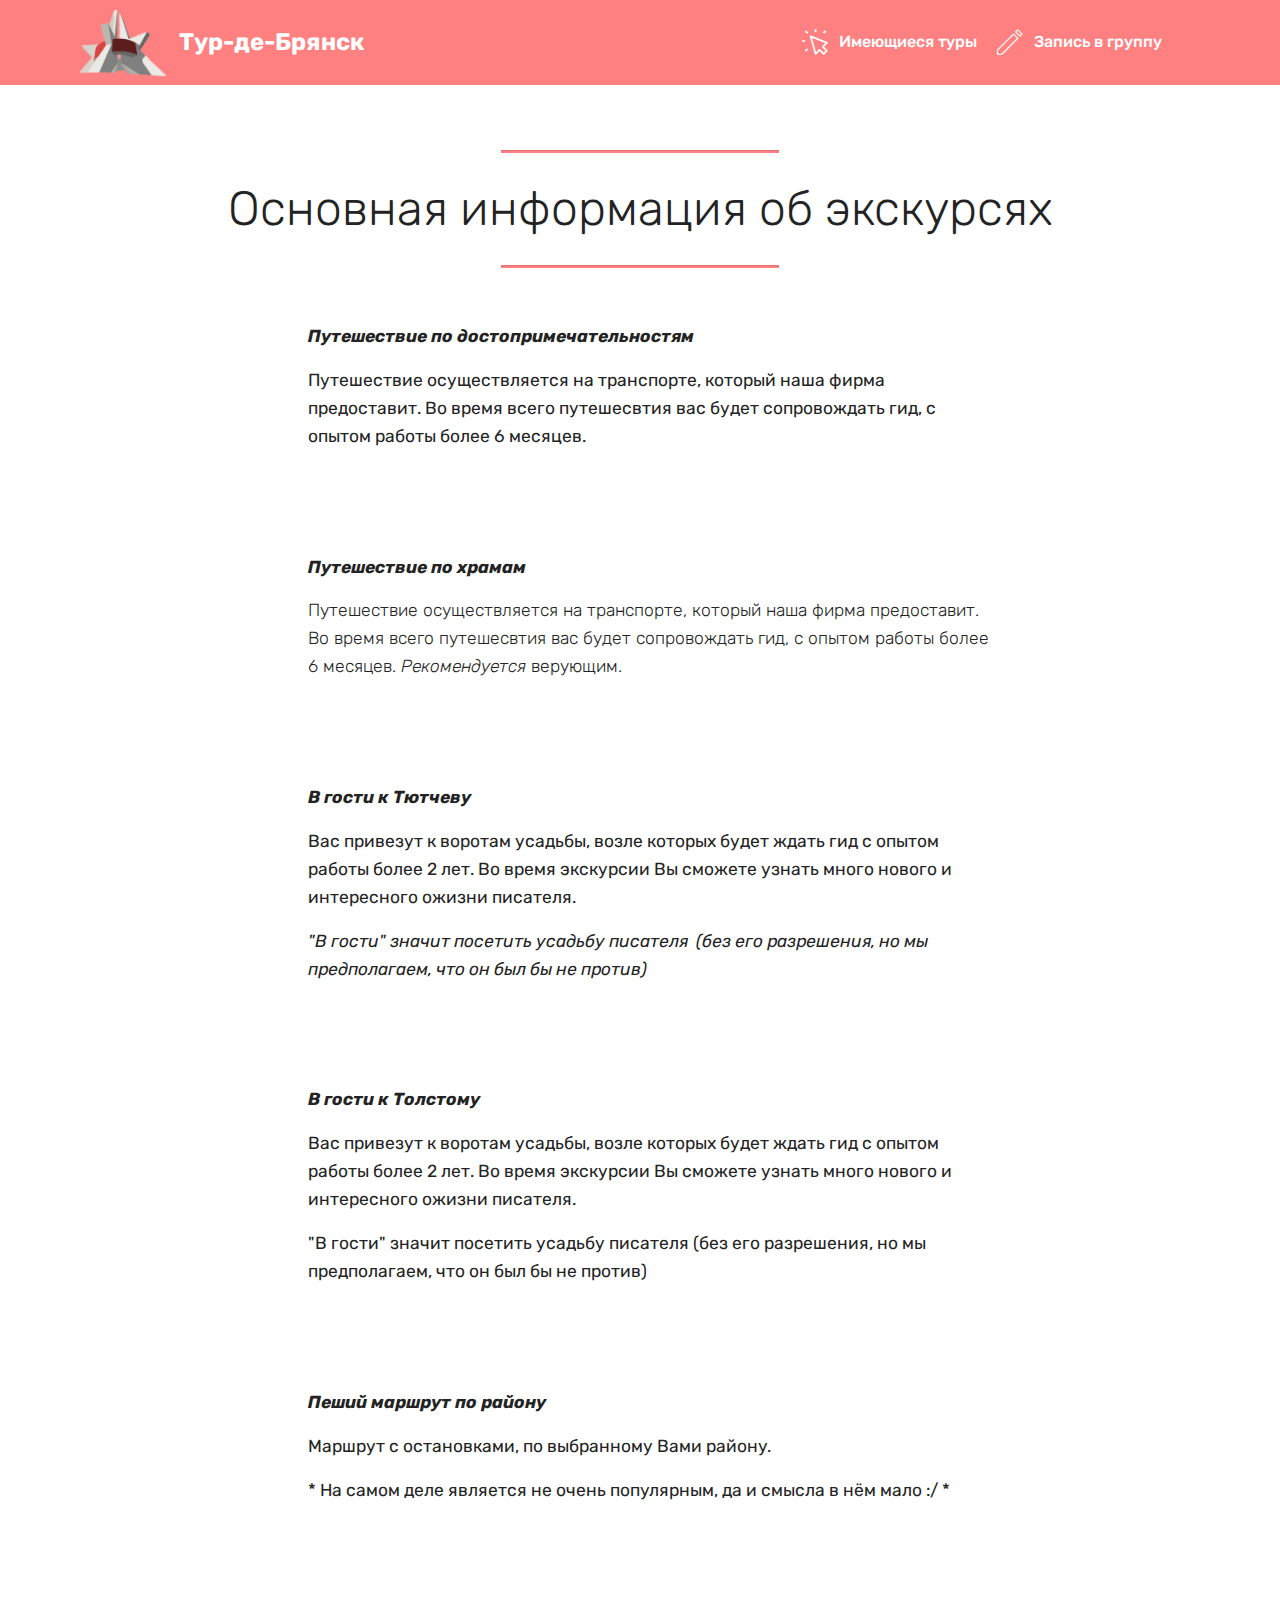
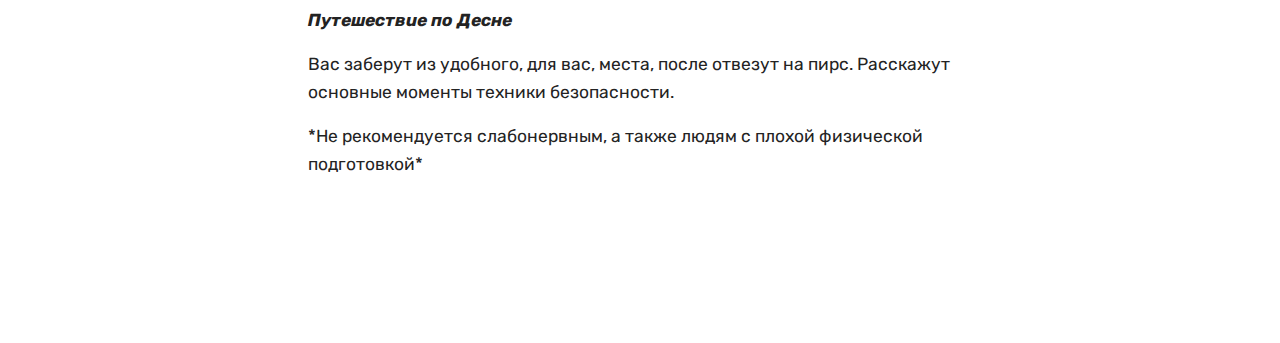
<file: page3.html>
<!DOCTYPE html>
<html  >
<head>
  <!-- Site made with Mobirise Website Builder v4.12.4, https://mobirise.com -->
  <meta charset="UTF-8">
  <meta http-equiv="X-UA-Compatible" content="IE=edge">
  <meta name="generator" content="Mobirise v4.12.4, mobirise.com">
  <meta name="viewport" content="width=device-width, initial-scale=1, minimum-scale=1">
  <link rel="shortcut icon" href="assets/images/backgrounderaser-20230514.png" type="image/x-icon">
  <meta name="description" content="Website Builder Description">
  
  
  <title>Подробнее об экскурсиях</title>
  <link rel="stylesheet" href="assets/web/assets/mobirise-icons/mobirise-icons.css">
  <link rel="stylesheet" href="assets/web/assets/mobirise-icons-bold/mobirise-icons-bold.css">
  <link rel="stylesheet" href="assets/bootstrap/css/bootstrap.min.css">
  <link rel="stylesheet" href="assets/bootstrap/css/bootstrap-grid.min.css">
  <link rel="stylesheet" href="assets/bootstrap/css/bootstrap-reboot.min.css">
  <link rel="stylesheet" href="assets/tether/tether.min.css">
  <link rel="stylesheet" href="assets/dropdown/css/style.css">
  <link rel="stylesheet" href="assets/theme/css/style.css">
  <link rel="preload" as="style" href="assets/mobirise/css/mbr-additional.css"><link rel="stylesheet" href="assets/mobirise/css/mbr-additional.css" type="text/css">
  
  
  
</head>
<body>
  <section class="menu cid-tE9wnjQT5R" once="menu" id="menu1-l">

    

    <nav class="navbar navbar-expand beta-menu navbar-dropdown align-items-center navbar-fixed-top navbar-toggleable-sm">
        <button class="navbar-toggler navbar-toggler-right" type="button" data-toggle="collapse" data-target="#navbarSupportedContent" aria-controls="navbarSupportedContent" aria-expanded="false" aria-label="Toggle navigation">
            <div class="hamburger">
                <span></span>
                <span></span>
                <span></span>
                <span></span>
            </div>
        </button>
        <div class="menu-logo">
            <div class="navbar-brand">
                <span class="navbar-logo">
                    <a href="https://mobiri.se">
                         <img src="assets/images/backgrounderaser-20230514.png" alt="Mobirise" title="" style="height: 4.3rem;">
                    </a>
                </span>
                <span class="navbar-caption-wrap"><a class="navbar-caption text-white display-5" href="index.html#header10-1">Тур-де-Брянск</a></span>
            </div>
        </div>
        <div class="collapse navbar-collapse" id="navbarSupportedContent">
            <ul class="navbar-nav nav-dropdown nav-right" data-app-modern-menu="true"><li class="nav-item"><a class="nav-link link text-white display-7" href=" krutoi_index.html#services3-k"><span class="mbrib-cursor-click mbr-iconfont mbr-iconfont-btn"></span>Имеющиеся туры</a></li>
                <li class="nav-item">
                    <a class="nav-link link text-white display-7" href="page1.html#header15-13"><span class="mbri-edit2 mbr-iconfont mbr-iconfont-btn"></span>
                        Запись в группу &nbsp; &nbsp; &nbsp;&nbsp;</a>
                </li></ul>
            
        </div>
    </nav>
</section>

<section class="engine"><a href="https://mobirise.info/s">bootstrap themes</a></section><section class="mbr-section article content1 cid-tEThlfW9R8" id="content1-15">
    
     

    <div class="container">
        <div class="media-container-row">
            <div class="mbr-text col-12 mbr-fonts-style display-7 col-md-8"></div>
        </div>
    </div>
</section>

<section class="mbr-section article content9 cid-tETg9HxSO5" id="content9-14">
    
     

    <div class="container">
        <div class="inner-container" style="width: 100%;">
            <hr class="line" style="width: 25%;">
            <div class="section-text align-center mbr-fonts-style display-2">Основная информация об экскурсях</div>
            <hr class="line" style="width: 25%;">
        </div>
        </div>
</section>

<section class="mbr-section article content1 cid-tEOu2DlrWl" id="content2-v">

     

    <div class="container">
        <div class="media-container-row">
            <div class="mbr-text col-12 col-md-8 mbr-fonts-style display-7">
                <blockquote><p><strong>Путешествие по достопримечательностям</strong></p><p><span style="font-style: normal;">Путешествие осуществляется на транспорте, который наша фирма предоставит. Во время всего путешесвтия вас будет сопровождать гид, с опытом работы более 6 месяцев.&nbsp;</span></p></blockquote>
            </div>
        </div>
    </div>
</section>

<section class="mbr-section article content1 cid-tEOu316of4" id="content2-w">

     

    <div class="container">
        <div class="media-container-row">
            <div class="mbr-text col-12 col-md-8 mbr-fonts-style display-1">
                <blockquote><p><strong>Путешествие по храмам</strong></p><p><span style="font-style: normal;">Путешествие осуществляется на транспорте, который наша фирма предоставит. Во время всего путешесвтия вас будет сопровождать гид, с опытом работы более 6 месяцев. </span>Рекомендуется<span style="font-style: normal;"> верующим.</span></p></blockquote>
            </div>
        </div>
    </div>
</section>

<section class="mbr-section article content1 cid-tEOu3vY1SU" id="content2-x">

     

    <div class="container">
        <div class="media-container-row">
            <div class="mbr-text col-12 col-md-8 mbr-fonts-style display-7">
                <blockquote><p><strong>В гости к Тютчеву</strong></p><p><span style="font-style: normal;">Вас привезут к воротам усадьбы, возле которых будет ждать гид с опытом работы более 2 лет. Во время экскурсии Вы сможете узнать много нового и интересного ожизни писателя.</span></p><p>"В гости" значит посетить усадьбу писателя &nbsp;(<span style="font-size: 1.09rem;">без его разрешения, но мы предполагаем, что он был бы не против)</span></p></blockquote>
            </div>
        </div>
    </div>
</section>

<section class="mbr-section article content1 cid-tEOu3EGG37" id="content2-y">

     

    <div class="container">
        <div class="media-container-row">
            <div class="mbr-text col-12 col-md-8 mbr-fonts-style display-7">
                <blockquote><p><strong>В гости к Толстому</strong></p><p><span style="font-size: 1.09rem; font-style: normal;">Вас привезут к воротам усадьбы, возле которых будет ждать гид с опытом работы более 2 лет. Во время экскурсии Вы сможете узнать много нового и интересного ожизни писателя.</span></p><p><span style="font-size: 1.09rem; font-style: normal;">"В гости" значит посетить усадьбу писателя  (без его разрешения, но мы предполагаем, что он был бы не против)</span></p></blockquote>
            </div>
        </div>
    </div>
</section>

<section class="mbr-section article content1 cid-tEOu3P2m7a" id="content2-z">

     

    <div class="container">
        <div class="media-container-row">
            <div class="mbr-text col-12 col-md-8 mbr-fonts-style display-7">
                <blockquote><p><strong>Пеший маршрут по району</strong></p><p><span style="font-style: normal;">Маршрут с остановками, по выбранному Вами району.</span></p><p><span style="font-style: normal;">* На самом деле является не очень популярным, да и смысла в нём мало :/ *</span></p></blockquote>
            </div>
        </div>
    </div>
</section>

<section class="mbr-section article content1 cid-tEOu3YrCv6" id="content2-10">

     

    <div class="container">
        <div class="media-container-row">
            <div class="mbr-text col-12 col-md-8 mbr-fonts-style display-7">
                <blockquote><p><strong>Путешествие по Десне</strong></p><p><span style="font-style: normal;">Вас заберут из удобного, для вас, места, после отвезут на пирс. Расскажут основные моменты техники безопасности.&nbsp;</span></p><p><span style="font-style: normal;">*Не рекомендуется слабонервным, а также людям с плохой физической подготовкой*</span></p></blockquote>
            </div>
        </div>
    </div>
</section>

<section once="footers" class="cid-tEeFEcKMFH mbr-reveal" id="footer6-m">

    

    

    <div class="container">
        <div class="media-container-row align-center mbr-white">
            <div class="col-12">
                <p class="mbr-text mb-0 mbr-fonts-style display-7">
                    © Туристический Брянск | Все права защищены! | <a href="page2.html#content9-g" class="text-black">Политика конфиденциальности</a></p>
            </div>
        </div>
    </div>
</section>


  <script src="assets/web/assets/jquery/jquery.min.js"></script>
  <script src="assets/popper/popper.min.js"></script>
  <script src="assets/bootstrap/js/bootstrap.min.js"></script>
  <script src="assets/tether/tether.min.js"></script>
  <script src="assets/smoothscroll/smooth-scroll.js"></script>
  <script src="assets/dropdown/js/nav-dropdown.js"></script>
  <script src="assets/dropdown/js/navbar-dropdown.js"></script>
  <script src="assets/touchswipe/jquery.touch-swipe.min.js"></script>
  <script src="assets/theme/js/script.js"></script>
  
  
</body>
</html>
</file>
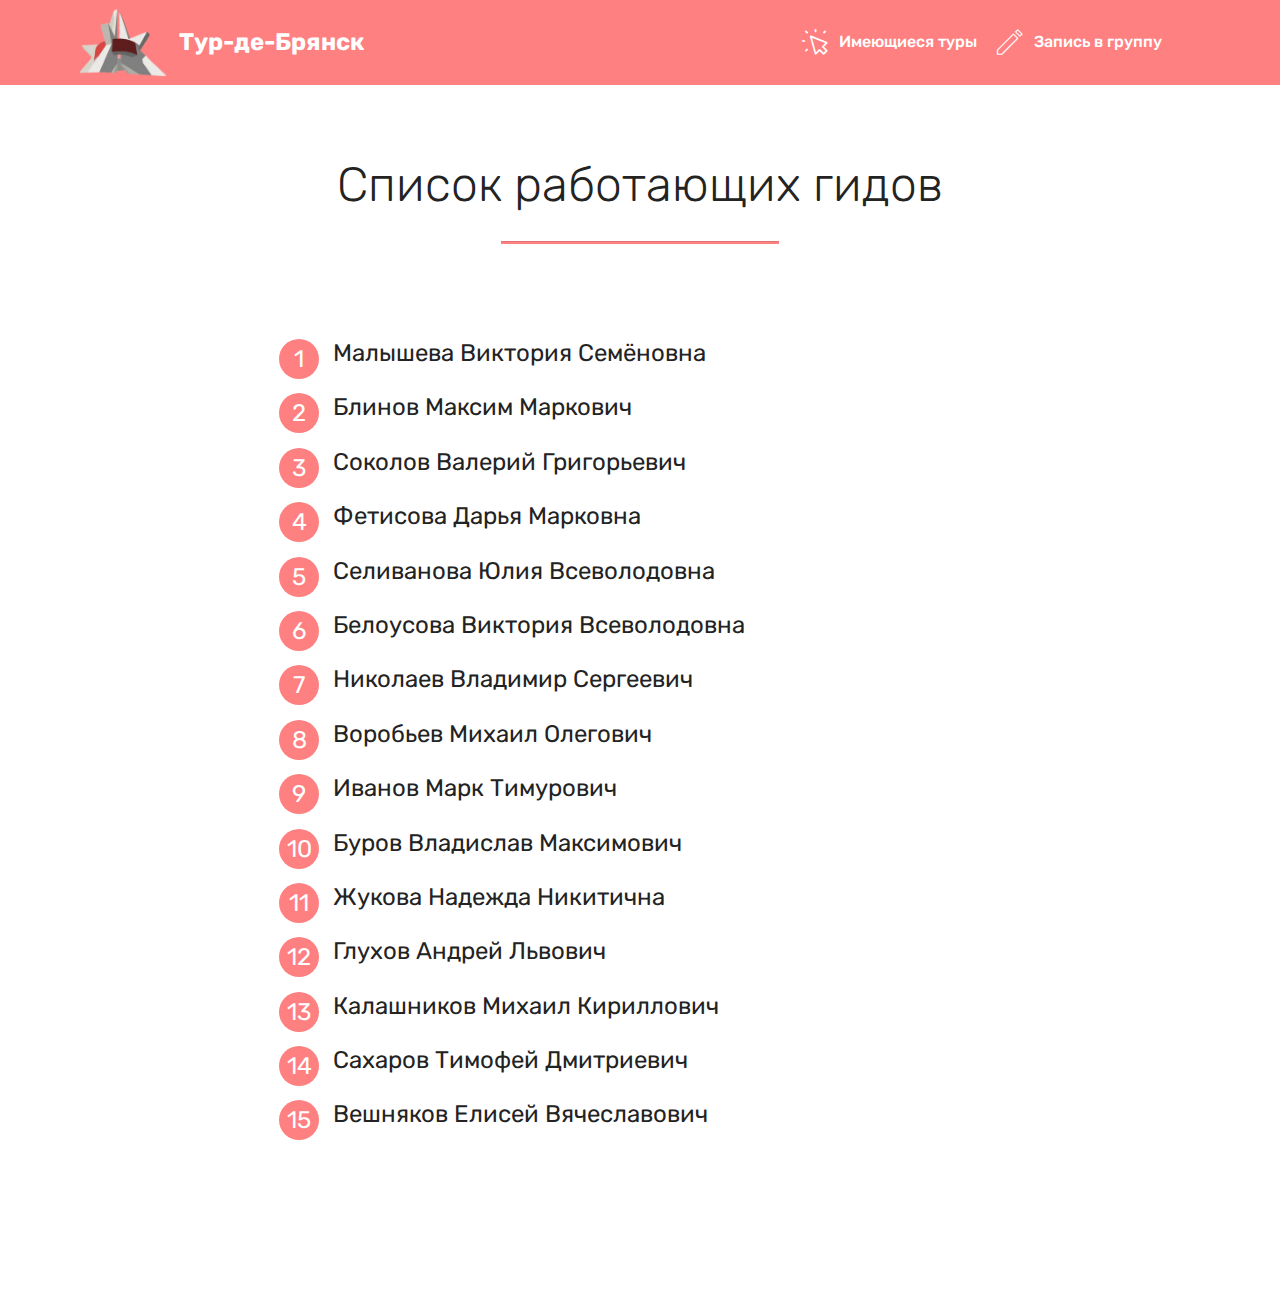
<file: page4.html>
<!DOCTYPE html>
<html  >
<head>
  <!-- Site made with Mobirise Website Builder v4.12.4, https://mobirise.com -->
  <meta charset="UTF-8">
  <meta http-equiv="X-UA-Compatible" content="IE=edge">
  <meta name="generator" content="Mobirise v4.12.4, mobirise.com">
  <meta name="viewport" content="width=device-width, initial-scale=1, minimum-scale=1">
  <link rel="shortcut icon" href="assets/images/backgrounderaser-20230514.png" type="image/x-icon">
  <meta name="description" content="Website Creator Description">
  
  
  <title>Список всех гидов</title>
  <link rel="stylesheet" href="assets/web/assets/mobirise-icons/mobirise-icons.css">
  <link rel="stylesheet" href="assets/web/assets/mobirise-icons-bold/mobirise-icons-bold.css">
  <link rel="stylesheet" href="assets/bootstrap/css/bootstrap.min.css">
  <link rel="stylesheet" href="assets/bootstrap/css/bootstrap-grid.min.css">
  <link rel="stylesheet" href="assets/bootstrap/css/bootstrap-reboot.min.css">
  <link rel="stylesheet" href="assets/tether/tether.min.css">
  <link rel="stylesheet" href="assets/dropdown/css/style.css">
  <link rel="stylesheet" href="assets/theme/css/style.css">
  <link rel="preload" as="style" href="assets/mobirise/css/mbr-additional.css"><link rel="stylesheet" href="assets/mobirise/css/mbr-additional.css" type="text/css">
  
  
  
</head>
<body>
  <section class="menu cid-tE9wnjQT5R" once="menu" id="menu1-16">

    

    <nav class="navbar navbar-expand beta-menu navbar-dropdown align-items-center navbar-fixed-top navbar-toggleable-sm">
        <button class="navbar-toggler navbar-toggler-right" type="button" data-toggle="collapse" data-target="#navbarSupportedContent" aria-controls="navbarSupportedContent" aria-expanded="false" aria-label="Toggle navigation">
            <div class="hamburger">
                <span></span>
                <span></span>
                <span></span>
                <span></span>
            </div>
        </button>
        <div class="menu-logo">
            <div class="navbar-brand">
                <span class="navbar-logo">
                    <a href="https://mobiri.se">
                         <img src="assets/images/backgrounderaser-20230514.png" alt="Mobirise" title="" style="height: 4.3rem;">
                    </a>
                </span>
                <span class="navbar-caption-wrap"><a class="navbar-caption text-white display-5" href="index.html#header10-1">Тур-де-Брянск</a></span>
            </div>
        </div>
        <div class="collapse navbar-collapse" id="navbarSupportedContent">
            <ul class="navbar-nav nav-dropdown nav-right" data-app-modern-menu="true"><li class="nav-item"><a class="nav-link link text-white display-7" href=" krutoi_index.html#services3-k"><span class="mbrib-cursor-click mbr-iconfont mbr-iconfont-btn"></span>Имеющиеся туры</a></li>
                <li class="nav-item">
                    <a class="nav-link link text-white display-7" href="page1.html#header15-13"><span class="mbri-edit2 mbr-iconfont mbr-iconfont-btn"></span>
                        Запись в группу &nbsp; &nbsp; &nbsp;&nbsp;</a>
                </li></ul>
            
        </div>
    </nav>
</section>

<section class="engine"><a href="https://mobirise.info/u">bootstrap html templates</a></section><section class="mbr-section article content9 cid-tETmYPILao" id="content9-1c">
    
     

    <div class="container">
        <div class="inner-container" style="width: 100%;">
            <hr class="line" style="width: 25%;">
            <div class="section-text align-center mbr-fonts-style display-2"><br><br>Список работающих гидов</div>
            <hr class="line" style="width: 25%;">
        </div>
        </div>
</section>

<section class="mbr-section article content11 cid-tETkcYqhtG" id="content11-1a">
     

    <div class="container">
        <div class="media-container-row">
            <div class="mbr-text counter-container col-12 col-md-8 mbr-fonts-style display-5">
                <ol>
                    <li>Малышева Виктория Семёновна</li><li>Блинов Максим Маркович</li><li>Соколов Валерий Григорьевич</li><li>Фетисова Дарья Марковна</li><li>Селиванова Юлия Всеволодовна</li><li>Белоусова Виктория Всеволодовна</li><li>Николаев Владимир Сергеевич</li><li>Воробьев Михаил Олегович</li><li>Иванов Марк Тимурович</li><li>Буров Владислав Максимович</li><li>Жукова Надежда Никитична</li><li>Глухов Андрей Львович</li><li>Калашников Михаил Кириллович</li><li>Сахаров Тимофей Дмитриевич</li><li>Вешняков Елисей Вячеславович</li>
                </ol>
            </div>
        </div>
    </div>
</section>

<section once="footers" class="cid-tEeFEcKMFH mbr-reveal" id="footer6-17">

    

    

    <div class="container">
        <div class="media-container-row align-center mbr-white">
            <div class="col-12">
                <p class="mbr-text mb-0 mbr-fonts-style display-7">
                    © Туристический Брянск | Все права защищены! | <a href="page2.html#content9-g" class="text-black">Политика конфиденциальности</a></p>
            </div>
        </div>
    </div>
</section>


  <script src="assets/web/assets/jquery/jquery.min.js"></script>
  <script src="assets/popper/popper.min.js"></script>
  <script src="assets/bootstrap/js/bootstrap.min.js"></script>
  <script src="assets/tether/tether.min.js"></script>
  <script src="assets/smoothscroll/smooth-scroll.js"></script>
  <script src="assets/dropdown/js/nav-dropdown.js"></script>
  <script src="assets/dropdown/js/navbar-dropdown.js"></script>
  <script src="assets/touchswipe/jquery.touch-swipe.min.js"></script>
  <script src="assets/theme/js/script.js"></script>
  
  
</body>
</html>
</file>
<file: assets/web/assets/mobirise-icons2/mobirise2.css>
@font-face {
  font-family: 'Moririse2';
  font-display: swap;
  src:  url('mobirise2.eot?f2bix4');
  src:  url('mobirise2.eot?f2bix4#iefix') format('embedded-opentype'),
    url('mobirise2.ttf?f2bix4') format('truetype'),
    url('mobirise2.woff?f2bix4') format('woff'),
    url('mobirise2.svg?f2bix4#mobirise2') format('svg');
  font-weight: normal;
  font-style: normal;
}

[class^="mobi-"], [class*=" mobi-"] {
  /* use !important to prevent issues with browser extensions that change fonts */
  font-family: 'Moririse2' !important;
  speak: none;
  font-style: normal;
  font-weight: normal;
  font-variant: normal;
  text-transform: none;
  line-height: 1;

  /* Better Font Rendering =========== */
  -webkit-font-smoothing: antialiased;
  -moz-osx-font-smoothing: grayscale;
}

.mobi-mbri-add-submenu:before {
  content: "\e900";
}
.mobi-mbri-alert:before {
  content: "\e901";
}
.mobi-mbri-align-center:before {
  content: "\e902";
}
.mobi-mbri-align-justify:before {
  content: "\e903";
}
.mobi-mbri-align-left:before {
  content: "\e904";
}
.mobi-mbri-align-right:before {
  content: "\e905";
}
.mobi-mbri-android:before {
  content: "\e906";
}
.mobi-mbri-apple:before {
  content: "\e907";
}
.mobi-mbri-arrow-down:before {
  content: "\e908";
}
.mobi-mbri-arrow-next:before {
  content: "\e909";
}
.mobi-mbri-arrow-prev:before {
  content: "\e90a";
}
.mobi-mbri-arrow-up:before {
  content: "\e90b";
}
.mobi-mbri-bold:before {
  content: "\e90c";
}
.mobi-mbri-bookmark:before {
  content: "\e90d";
}
.mobi-mbri-bootstrap:before {
  content: "\e90e";
}
.mobi-mbri-briefcase:before {
  content: "\e90f";
}
.mobi-mbri-browse:before {
  content: "\e910";
}
.mobi-mbri-bulleted-list:before {
  content: "\e911";
}
.mobi-mbri-calendar:before {
  content: "\e912";
}
.mobi-mbri-camera:before {
  content: "\e913";
}
.mobi-mbri-cart-add:before {
  content: "\e914";
}
.mobi-mbri-cart-full:before {
  content: "\e915";
}
.mobi-mbri-cash:before {
  content: "\e916";
}
.mobi-mbri-change-style:before {
  content: "\e917";
}
.mobi-mbri-chat:before {
  content: "\e918";
}
.mobi-mbri-clock:before {
  content: "\e919";
}
.mobi-mbri-close:before {
  content: "\e91a";
}
.mobi-mbri-cloud:before {
  content: "\e91b";
}
.mobi-mbri-code:before {
  content: "\e91c";
}
.mobi-mbri-contact-form:before {
  content: "\e91d";
}
.mobi-mbri-credit-card:before {
  content: "\e91e";
}
.mobi-mbri-cursor-click:before {
  content: "\e91f";
}
.mobi-mbri-cust-feedback:before {
  content: "\e920";
}
.mobi-mbri-database:before {
  content: "\e921";
}
.mobi-mbri-delivery:before {
  content: "\e922";
}
.mobi-mbri-desktop:before {
  content: "\e923";
}
.mobi-mbri-devices:before {
  content: "\e924";
}
.mobi-mbri-down:before {
  content: "\e925";
}
.mobi-mbri-download-2:before {
  content: "\e926";
}
.mobi-mbri-download:before {
  content: "\e927";
}
.mobi-mbri-drag-n-drop-2:before {
  content: "\e928";
}
.mobi-mbri-drag-n-drop:before {
  content: "\e929";
}
.mobi-mbri-edit-2:before {
  content: "\e92a";
}
.mobi-mbri-edit:before {
  content: "\e92b";
}
.mobi-mbri-error:before {
  content: "\e92c";
}
.mobi-mbri-extension:before {
  content: "\e92d";
}
.mobi-mbri-features:before {
  content: "\e92e";
}
.mobi-mbri-file:before {
  content: "\e92f";
}
.mobi-mbri-flag:before {
  content: "\e930";
}
.mobi-mbri-folder:before {
  content: "\e931";
}
.mobi-mbri-gift:before {
  content: "\e932";
}
.mobi-mbri-github:before {
  content: "\e933";
}
.mobi-mbri-globe-2:before {
  content: "\e934";
}
.mobi-mbri-globe:before {
  content: "\e935";
}
.mobi-mbri-growing-chart:before {
  content: "\e936";
}
.mobi-mbri-hearth:before {
  content: "\e937";
}
.mobi-mbri-help:before {
  content: "\e938";
}
.mobi-mbri-home:before {
  content: "\e939";
}
.mobi-mbri-hot-cup:before {
  content: "\e93a";
}
.mobi-mbri-idea:before {
  content: "\e93b";
}
.mobi-mbri-image-gallery:before {
  content: "\e93c";
}
.mobi-mbri-image-slider:before {
  content: "\e93d";
}
.mobi-mbri-info:before {
  content: "\e93e";
}
.mobi-mbri-italic:before {
  content: "\e93f";
}
.mobi-mbri-key:before {
  content: "\e940";
}
.mobi-mbri-laptop:before {
  content: "\e941";
}
.mobi-mbri-layers:before {
  content: "\e942";
}
.mobi-mbri-left-right:before {
  content: "\e943";
}
.mobi-mbri-left:before {
  content: "\e944";
}
.mobi-mbri-letter:before {
  content: "\e945";
}
.mobi-mbri-like:before {
  content: "\e946";
}
.mobi-mbri-link:before {
  content: "\e947";
}
.mobi-mbri-lock:before {
  content: "\e948";
}
.mobi-mbri-login:before {
  content: "\e949";
}
.mobi-mbri-logout:before {
  content: "\e94a";
}
.mobi-mbri-magic-stick:before {
  content: "\e94b";
}
.mobi-mbri-map-pin:before {
  content: "\e94c";
}
.mobi-mbri-menu:before {
  content: "\e94d";
}
.mobi-mbri-mobile-2:before {
  content: "\e94e";
}
.mobi-mbri-mobile-horizontal:before {
  content: "\e94f";
}
.mobi-mbri-mobile:before {
  content: "\e950";
}
.mobi-mbri-mobirise:before {
  content: "\e951";
}
.mobi-mbri-more-horizontal:before {
  content: "\e952";
}
.mobi-mbri-more-vertical:before {
  content: "\e953";
}
.mobi-mbri-music:before {
  content: "\e954";
}
.mobi-mbri-new-file:before {
  content: "\e955";
}
.mobi-mbri-numbered-list:before {
  content: "\e956";
}
.mobi-mbri-opened-folder:before {
  content: "\e957";
}
.mobi-mbri-pages:before {
  content: "\e958";
}
.mobi-mbri-paper-plane:before {
  content: "\e959";
}
.mobi-mbri-paperclip:before {
  content: "\e95a";
}
.mobi-mbri-phone:before {
  content: "\e95b";
}
.mobi-mbri-photo:before {
  content: "\e95c";
}
.mobi-mbri-photos:before {
  content: "\e95d";
}
.mobi-mbri-pin:before {
  content: "\e95e";
}
.mobi-mbri-play:before {
  content: "\e95f";
}
.mobi-mbri-plus:before {
  content: "\e960";
}
.mobi-mbri-preview:before {
  content: "\e961";
}
.mobi-mbri-print:before {
  content: "\e962";
}
.mobi-mbri-protect:before {
  content: "\e963";
}
.mobi-mbri-question:before {
  content: "\e964";
}
.mobi-mbri-quote-left:before {
  content: "\e965";
}
.mobi-mbri-quote-right:before {
  content: "\e966";
}
.mobi-mbri-redo:before {
  content: "\e967";
}
.mobi-mbri-refresh:before {
  content: "\e968";
}
.mobi-mbri-responsive-2:before {
  content: "\e969";
}
.mobi-mbri-responsive:before {
  content: "\e96a";
}
.mobi-mbri-right:before {
  content: "\e96b";
}
.mobi-mbri-rocket:before {
  content: "\e96c";
}
.mobi-mbri-sad-face:before {
  content: "\e96d";
}
.mobi-mbri-sale:before {
  content: "\e96e";
}
.mobi-mbri-save:before {
  content: "\e96f";
}
.mobi-mbri-search:before {
  content: "\e970";
}
.mobi-mbri-setting-2:before {
  content: "\e971";
}
.mobi-mbri-setting-3:before {
  content: "\e972";
}
.mobi-mbri-setting:before {
  content: "\e973";
}
.mobi-mbri-share:before {
  content: "\e974";
}
.mobi-mbri-shopping-bag:before {
  content: "\e975";
}
.mobi-mbri-shopping-basket:before {
  content: "\e976";
}
.mobi-mbri-shopping-cart:before {
  content: "\e977";
}
.mobi-mbri-sites:before {
  content: "\e978";
}
.mobi-mbri-smile-face:before {
  content: "\e979";
}
.mobi-mbri-speed:before {
  content: "\e97a";
}
.mobi-mbri-star:before {
  content: "\e97b";
}
.mobi-mbri-success:before {
  content: "\e97c";
}
.mobi-mbri-sun:before {
  content: "\e97d";
}
.mobi-mbri-sun2:before {
  content: "\e97e";
}
.mobi-mbri-tablet-vertical:before {
  content: "\e97f";
}
.mobi-mbri-tablet:before {
  content: "\e980";
}
.mobi-mbri-target:before {
  content: "\e981";
}
.mobi-mbri-timer:before {
  content: "\e982";
}
.mobi-mbri-to-ftp:before {
  content: "\e983";
}
.mobi-mbri-to-local-drive:before {
  content: "\e984";
}
.mobi-mbri-touch-swipe:before {
  content: "\e985";
}
.mobi-mbri-touch:before {
  content: "\e986";
}
.mobi-mbri-trash:before {
  content: "\e987";
}
.mobi-mbri-underline:before {
  content: "\e988";
}
.mobi-mbri-undo:before {
  content: "\e989";
}
.mobi-mbri-unlink:before {
  content: "\e98a";
}
.mobi-mbri-unlock:before {
  content: "\e98b";
}
.mobi-mbri-up-down:before {
  content: "\e98c";
}
.mobi-mbri-up:before {
  content: "\e98d";
}
.mobi-mbri-update:before {
  content: "\e98e";
}
.mobi-mbri-upload-2:before {
  content: "\e98f";
}
.mobi-mbri-upload:before {
  content: "\e990";
}
.mobi-mbri-user-2:before {
  content: "\e991";
}
.mobi-mbri-user:before {
  content: "\e992";
}
.mobi-mbri-users:before {
  content: "\e993";
}
.mobi-mbri-video-play:before {
  content: "\e994";
}
.mobi-mbri-video:before {
  content: "\e995";
}
.mobi-mbri-watch:before {
  content: "\e996";
}
.mobi-mbri-website-theme-2:before {
  content: "\e997";
}
.mobi-mbri-website-theme:before {
  content: "\e998";
}
.mobi-mbri-wifi:before {
  content: "\e999";
}
.mobi-mbri-windows:before {
  content: "\e99a";
}
.mobi-mbri-zoom-in:before {
  content: "\e99b";
}
.mobi-mbri-zoom-out:before {
  content: "\e99c";
}
</file>
<file: assets/web/assets/mobirise-icons/mobirise-icons.css>
@font-face {
  font-family: 'MobiriseIcons';
  src:  url('mobirise-icons.eot?spat4u');
  src:  url('mobirise-icons.eot?spat4u#iefix') format('embedded-opentype'),
    url('mobirise-icons.ttf?spat4u') format('truetype'),
    url('mobirise-icons.woff?spat4u') format('woff'),
    url('mobirise-icons.svg?spat4u#MobiriseIcons') format('svg');
  font-weight: normal;
  font-style: normal;
  font-display: swap;
}

[class^="mbri-"], [class*=" mbri-"] {
  /* use !important to prevent issues with browser extensions that change fonts */
  font-family: MobiriseIcons !important;
  speak: none;
  font-style: normal;
  font-weight: normal;
  font-variant: normal;
  text-transform: none;
  line-height: 1;

  /* Better Font Rendering =========== */
  -webkit-font-smoothing: antialiased;
  -moz-osx-font-smoothing: grayscale;
}

.mbri-add-submenu:before {
  content: "\e900";
}
.mbri-alert:before {
  content: "\e901";
}
.mbri-align-center:before {
  content: "\e902";
}
.mbri-align-justify:before {
  content: "\e903";
}
.mbri-align-left:before {
  content: "\e904";
}
.mbri-align-right:before {
  content: "\e905";
}
.mbri-android:before {
  content: "\e906";
}
.mbri-apple:before {
  content: "\e907";
}
.mbri-arrow-down:before {
  content: "\e908";
}
.mbri-arrow-next:before {
  content: "\e909";
}
.mbri-arrow-prev:before {
  content: "\e90a";
}
.mbri-arrow-up:before {
  content: "\e90b";
}
.mbri-bold:before {
  content: "\e90c";
}
.mbri-bookmark:before {
  content: "\e90d";
}
.mbri-bootstrap:before {
  content: "\e90e";
}
.mbri-briefcase:before {
  content: "\e90f";
}
.mbri-browse:before {
  content: "\e910";
}
.mbri-bulleted-list:before {
  content: "\e911";
}
.mbri-calendar:before {
  content: "\e912";
}
.mbri-camera:before {
  content: "\e913";
}
.mbri-cart-add:before {
  content: "\e914";
}
.mbri-cart-full:before {
  content: "\e915";
}
.mbri-cash:before {
  content: "\e916";
}
.mbri-change-style:before {
  content: "\e917";
}
.mbri-chat:before {
  content: "\e918";
}
.mbri-clock:before {
  content: "\e919";
}
.mbri-close:before {
  content: "\e91a";
}
.mbri-cloud:before {
  content: "\e91b";
}
.mbri-code:before {
  content: "\e91c";
}
.mbri-contact-form:before {
  content: "\e91d";
}
.mbri-credit-card:before {
  content: "\e91e";
}
.mbri-cursor-click:before {
  content: "\e91f";
}
.mbri-cust-feedback:before {
  content: "\e920";
}
.mbri-database:before {
  content: "\e921";
}
.mbri-delivery:before {
  content: "\e922";
}
.mbri-desktop:before {
  content: "\e923";
}
.mbri-devices:before {
  content: "\e924";
}
.mbri-down:before {
  content: "\e925";
}
.mbri-download:before {
  content: "\e989";
}
.mbri-drag-n-drop:before {
  content: "\e927";
}
.mbri-drag-n-drop2:before {
  content: "\e928";
}
.mbri-edit:before {
  content: "\e929";
}
.mbri-edit2:before {
  content: "\e92a";
}
.mbri-error:before {
  content: "\e92b";
}
.mbri-extension:before {
  content: "\e92c";
}
.mbri-features:before {
  content: "\e92d";
}
.mbri-file:before {
  content: "\e92e";
}
.mbri-flag:before {
  content: "\e92f";
}
.mbri-folder:before {
  content: "\e930";
}
.mbri-gift:before {
  content: "\e931";
}
.mbri-github:before {
  content: "\e932";
}
.mbri-globe:before {
  content: "\e933";
}
.mbri-globe-2:before {
  content: "\e934";
}
.mbri-growing-chart:before {
  content: "\e935";
}
.mbri-hearth:before {
  content: "\e936";
}
.mbri-help:before {
  content: "\e937";
}
.mbri-home:before {
  content: "\e938";
}
.mbri-hot-cup:before {
  content: "\e939";
}
.mbri-idea:before {
  content: "\e93a";
}
.mbri-image-gallery:before {
  content: "\e93b";
}
.mbri-image-slider:before {
  content: "\e93c";
}
.mbri-info:before {
  content: "\e93d";
}
.mbri-italic:before {
  content: "\e93e";
}
.mbri-key:before {
  content: "\e93f";
}
.mbri-laptop:before {
  content: "\e940";
}
.mbri-layers:before {
  content: "\e941";
}
.mbri-left-right:before {
  content: "\e942";
}
.mbri-left:before {
  content: "\e943";
}
.mbri-letter:before {
  content: "\e944";
}
.mbri-like:before {
  content: "\e945";
}
.mbri-link:before {
  content: "\e946";
}
.mbri-lock:before {
  content: "\e947";
}
.mbri-login:before {
  content: "\e948";
}
.mbri-logout:before {
  content: "\e949";
}
.mbri-magic-stick:before {
  content: "\e94a";
}
.mbri-map-pin:before {
  content: "\e94b";
}
.mbri-menu:before {
  content: "\e94c";
}
.mbri-mobile:before {
  content: "\e94d";
}
.mbri-mobile2:before {
  content: "\e94e";
}
.mbri-mobirise:before {
  content: "\e94f";
}
.mbri-more-horizontal:before {
  content: "\e950";
}
.mbri-more-vertical:before {
  content: "\e951";
}
.mbri-music:before {
  content: "\e952";
}
.mbri-new-file:before {
  content: "\e953";
}
.mbri-numbered-list:before {
  content: "\e954";
}
.mbri-opened-folder:before {
  content: "\e955";
}
.mbri-pages:before {
  content: "\e956";
}
.mbri-paper-plane:before {
  content: "\e957";
}
.mbri-paperclip:before {
  content: "\e958";
}
.mbri-photo:before {
  content: "\e959";
}
.mbri-photos:before {
  content: "\e95a";
}
.mbri-pin:before {
  content: "\e95b";
}
.mbri-play:before {
  content: "\e95c";
}
.mbri-plus:before {
  content: "\e95d";
}
.mbri-preview:before {
  content: "\e95e";
}
.mbri-print:before {
  content: "\e95f";
}
.mbri-protect:before {
  content: "\e960";
}
.mbri-question:before {
  content: "\e961";
}
.mbri-quote-left:before {
  content: "\e962";
}
.mbri-quote-right:before {
  content: "\e963";
}
.mbri-refresh:before {
  content: "\e964";
}
.mbri-responsive:before {
  content: "\e965";
}
.mbri-right:before {
  content: "\e966";
}
.mbri-rocket:before {
  content: "\e967";
}
.mbri-sad-face:before {
  content: "\e968";
}
.mbri-sale:before {
  content: "\e969";
}
.mbri-save:before {
  content: "\e96a";
}
.mbri-search:before {
  content: "\e96b";
}
.mbri-setting:before {
  content: "\e96c";
}
.mbri-setting2:before {
  content: "\e96d";
}
.mbri-setting3:before {
  content: "\e96e";
}
.mbri-share:before {
  content: "\e96f";
}
.mbri-shopping-bag:before {
  content: "\e970";
}
.mbri-shopping-basket:before {
  content: "\e971";
}
.mbri-shopping-cart:before {
  content: "\e972";
}
.mbri-sites:before {
  content: "\e973";
}
.mbri-smile-face:before {
  content: "\e974";
}
.mbri-speed:before {
  content: "\e975";
}
.mbri-star:before {
  content: "\e976";
}
.mbri-success:before {
  content: "\e977";
}
.mbri-sun:before {
  content: "\e978";
}
.mbri-sun2:before {
  content: "\e979";
}
.mbri-tablet:before {
  content: "\e97a";
}
.mbri-tablet-vertical:before {
  content: "\e97b";
}
.mbri-target:before {
  content: "\e97c";
}
.mbri-timer:before {
  content: "\e97d";
}
.mbri-to-ftp:before {
  content: "\e97e";
}
.mbri-to-local-drive:before {
  content: "\e97f";
}
.mbri-touch-swipe:before {
  content: "\e980";
}
.mbri-touch:before {
  content: "\e981";
}
.mbri-trash:before {
  content: "\e982";
}
.mbri-underline:before {
  content: "\e983";
}
.mbri-unlink:before {
  content: "\e984";
}
.mbri-unlock:before {
  content: "\e985";
}
.mbri-up-down:before {
  content: "\e986";
}
.mbri-up:before {
  content: "\e987";
}
.mbri-update:before {
  content: "\e988";
}
.mbri-upload:before {
 content: "\e926"; 
}
.mbri-user:before {
  content: "\e98a";
}
.mbri-user2:before {
  content: "\e98b";
}
.mbri-users:before {
  content: "\e98c";
}
.mbri-video:before {
  content: "\e98d";
}
.mbri-video-play:before {
  content: "\e98e";
}
.mbri-watch:before {
  content: "\e98f";
}
.mbri-website-theme:before {
  content: "\e990";
}
.mbri-wifi:before {
  content: "\e991";
}
.mbri-windows:before {
  content: "\e992";
}
.mbri-zoom-out:before {
  content: "\e993";
}
.mbri-redo:before {
  content: "\e994";
}
.mbri-undo:before {
  content: "\e995";
}
</file>
<file: assets/web/assets/mobirise-icons-bold/mobirise-icons-bold.css>
@font-face {
  font-family: 'mobirise-icons-bold';
  font-display: swap;
  src:  url('mobirise-icons-bold.eot?m1l4yr');
  src:  url('mobirise-icons-bold.eot?m1l4yr#iefix') format('embedded-opentype'),
    url('mobirise-icons-bold.ttf?m1l4yr') format('truetype'),
    url('mobirise-icons-bold.woff?m1l4yr') format('woff'),
    url('mobirise-icons-bold.svg?m1l4yr#mobirise-icons-bold') format('svg');
  font-weight: normal;
  font-style: normal;
}

[class^="mbrib-"], [class*="mbrib-"] {
  /* use !important to prevent issues with browser extensions that change fonts */
  font-family: 'mobirise-icons-bold' !important;
  speak: none;
  font-style: normal;
  font-weight: normal;
  font-variant: normal;
  text-transform: none;
  line-height: 1;

  /* Better Font Rendering =========== */
  -webkit-font-smoothing: antialiased;
  -moz-osx-font-smoothing: grayscale;
}

.mbrib-add-submenu:before {
  content: "\e900";
}
.mbrib-alert:before {
  content: "\e901";
}
.mbrib-align-center:before {
  content: "\e902";
}
.mbrib-align-justify:before {
  content: "\e903";
}
.mbrib-align-left:before {
  content: "\e904";
}
.mbrib-align-right:before {
  content: "\e905";
}
.mbrib-android:before {
  content: "\e906";
}
.mbrib-apple:before {
  content: "\e907";
}
.mbrib-arrow-down:before {
  content: "\e908";
}
.mbrib-arrow-next:before {
  content: "\e909";
}
.mbrib-arrow-prev:before {
  content: "\e90a";
}
.mbrib-arrow-up:before {
  content: "\e90b";
}
.mbrib-bold:before {
  content: "\e90c";
}
.mbrib-bookmark:before {
  content: "\e90d";
}
.mbrib-bootstrap:before {
  content: "\e90e";
}
.mbrib-briefcase:before {
  content: "\e90f";
}
.mbrib-browse:before {
  content: "\e910";
}
.mbrib-bulleted-list:before {
  content: "\e911";
}
.mbrib-calendar:before {
  content: "\e912";
}
.mbrib-camera:before {
  content: "\e913";
}
.mbrib-cart-add:before {
  content: "\e914";
}
.mbrib-cart-full:before {
  content: "\e915";
}
.mbrib-cash:before {
  content: "\e916";
}
.mbrib-change-style:before {
  content: "\e917";
}
.mbrib-chat:before {
  content: "\e918";
}
.mbrib-clock:before {
  content: "\e919";
}
.mbrib-close:before {
  content: "\e91a";
}
.mbrib-cloud:before {
  content: "\e91b";
}
.mbrib-code:before {
  content: "\e91c";
}
.mbrib-contact-form:before {
  content: "\e91d";
}
.mbrib-credit-card:before {
  content: "\e91e";
}
.mbrib-cursor-click:before {
  content: "\e91f";
}
.mbrib-cust-feedback:before {
  content: "\e920";
}
.mbrib-database:before {
  content: "\e921";
}
.mbrib-delivery:before {
  content: "\e922";
}
.mbrib-desktop:before {
  content: "\e923";
}
.mbrib-devices:before {
  content: "\e924";
}
.mbrib-down:before {
  content: "\e925";
}
.mbrib-download:before {
  content: "\e926";
}
.mbrib-drag-n-drop:before {
  content: "\e927";
}
.mbrib-drag-n-drop2:before {
  content: "\e928";
}
.mbrib-edit:before {
  content: "\e929";
}
.mbrib-edit2:before {
  content: "\e92a";
}
.mbrib-error:before {
  content: "\e92b";
}
.mbrib-extension:before {
  content: "\e92c";
}
.mbrib-features:before {
  content: "\e92d";
}
.mbrib-file:before {
  content: "\e92e";
}
.mbrib-flag:before {
  content: "\e92f";
}
.mbrib-folder:before {
  content: "\e930";
}
.mbrib-gift:before {
  content: "\e931";
}
.mbrib-github:before {
  content: "\e932";
}
.mbrib-globe-2:before {
  content: "\e933";
}
.mbrib-globe:before {
  content: "\e934";
}
.mbrib-growing-chart:before {
  content: "\e935";
}
.mbrib-hearth:before {
  content: "\e936";
}
.mbrib-help:before {
  content: "\e937";
}
.mbrib-home:before {
  content: "\e938";
}
.mbrib-hot-cup:before {
  content: "\e939";
}
.mbrib-idea:before {
  content: "\e93a";
}
.mbrib-image-gallery:before {
  content: "\e93b";
}
.mbrib-image-slider:before {
  content: "\e93c";
}
.mbrib-info:before {
  content: "\e93d";
}
.mbrib-italic:before {
  content: "\e93e";
}
.mbrib-key:before {
  content: "\e93f";
}
.mbrib-laptop:before {
  content: "\e940";
}
.mbrib-layers:before {
  content: "\e941";
}
.mbrib-left-right:before {
  content: "\e942";
}
.mbrib-left:before {
  content: "\e943";
}
.mbrib-letter:before {
  content: "\e944";
}
.mbrib-like:before {
  content: "\e945";
}
.mbrib-link:before {
  content: "\e946";
}
.mbrib-lock:before {
  content: "\e947";
}
.mbrib-login:before {
  content: "\e948";
}
.mbrib-logout:before {
  content: "\e949";
}
.mbrib-magic-stick:before {
  content: "\e94a";
}
.mbrib-map-pin:before {
  content: "\e94b";
}
.mbrib-menu:before {
  content: "\e94c";
}
.mbrib-mobile:before {
  content: "\e94d";
}
.mbrib-mobile2:before {
  content: "\e94e";
}
.mbrib-mobirise:before {
  content: "\e94f";
}
.mbrib-more-horizontal:before {
  content: "\e950";
}
.mbrib-more-vertical:before {
  content: "\e951";
}
.mbrib-music:before {
  content: "\e952";
}
.mbrib-new-file:before {
  content: "\e953";
}
.mbrib-numbered-list:before {
  content: "\e954";
}
.mbrib-opened-folder:before {
  content: "\e955";
}
.mbrib-pages:before {
  content: "\e956";
}
.mbrib-paper-plane:before {
  content: "\e957";
}
.mbrib-paperclip:before {
  content: "\e958";
}
.mbrib-photo:before {
  content: "\e959";
}
.mbrib-photos:before {
  content: "\e95a";
}
.mbrib-pin:before {
  content: "\e95b";
}
.mbrib-play:before {
  content: "\e95c";
}
.mbrib-plus:before {
  content: "\e95d";
}
.mbrib-preview:before {
  content: "\e95e";
}
.mbrib-print:before {
  content: "\e95f";
}
.mbrib-protect:before {
  content: "\e960";
}
.mbrib-question:before {
  content: "\e961";
}
.mbrib-quote-left:before {
  content: "\e962";
}
.mbrib-quote-right:before {
  content: "\e963";
}
.mbrib-redo:before {
  content: "\e964";
}
.mbrib-refresh:before {
  content: "\e965";
}
.mbrib-responsive:before {
  content: "\e966";
}
.mbrib-right:before {
  content: "\e967";
}
.mbrib-rocket:before {
  content: "\e968";
}
.mbrib-sad-face:before {
  content: "\e969";
}
.mbrib-sale:before {
  content: "\e96a";
}
.mbrib-save:before {
  content: "\e96b";
}
.mbrib-search:before {
  content: "\e96c";
}
.mbrib-setting:before {
  content: "\e96d";
}
.mbrib-setting2:before {
  content: "\e96e";
}
.mbrib-setting3:before {
  content: "\e96f";
}
.mbrib-share:before {
  content: "\e970";
}
.mbrib-shopping-bag:before {
  content: "\e971";
}
.mbrib-shopping-basket:before {
  content: "\e972";
}
.mbrib-shopping-cart:before {
  content: "\e973";
}
.mbrib-sites:before {
  content: "\e974";
}
.mbrib-smile-face:before {
  content: "\e975";
}
.mbrib-speed:before {
  content: "\e976";
}
.mbrib-star:before {
  content: "\e977";
}
.mbrib-success:before {
  content: "\e978";
}
.mbrib-sun:before {
  content: "\e979";
}
.mbrib-sun2:before {
  content: "\e97a";
}
.mbrib-tablet-vertical:before {
  content: "\e97b";
}
.mbrib-tablet:before {
  content: "\e97c";
}
.mbrib-target:before {
  content: "\e97d";
}
.mbrib-timer:before {
  content: "\e97e";
}
.mbrib-to-ftp:before {
  content: "\e97f";
}
.mbrib-to-local-drive:before {
  content: "\e980";
}
.mbrib-touch-swipe:before {
  content: "\e981";
}
.mbrib-touch:before {
  content: "\e982";
}
.mbrib-trash:before {
  content: "\e983";
}
.mbrib-underline:before {
  content: "\e984";
}
.mbrib-undo:before {
  content: "\e985";
}
.mbrib-unlink:before {
  content: "\e986";
}
.mbrib-unlock:before {
  content: "\e987";
}
.mbrib-up-down:before {
  content: "\e988";
}
.mbrib-up:before {
  content: "\e989";
}
.mbrib-update:before {
  content: "\e98a";
}
.mbrib-upload:before {
  content: "\e98b";
}
.mbrib-user:before {
  content: "\e98c";
}
.mbrib-user2:before {
  content: "\e98d";
}
.mbrib-users:before {
  content: "\e98e";
}
.mbrib-video-play:before {
  content: "\e98f";
}
.mbrib-video:before {
  content: "\e990";
}
.mbrib-watch:before {
  content: "\e991";
}
.mbrib-website-theme:before {
  content: "\e992";
}
.mbrib-wifi:before {
  content: "\e993";
}
.mbrib-windows:before {
  content: "\e994";
}
.mbrib-zoom-out:before {
  content: "\e995";
}
</file>
<file: assets/socicon/css/styles.css>
@charset "UTF-8";

@font-face {
  font-family: 'Socicon';
  src:  url('../fonts/socicon.eot');
  src:  url('../fonts/socicon.eot?#iefix') format('embedded-opentype'),
    url('../fonts/socicon.woff2') format('woff2'),
    url('../fonts/socicon.ttf') format('truetype'),
    url('../fonts/socicon.woff') format('woff'),
    url('../fonts/socicon.svg#socicon') format('svg');
  font-weight: normal;
  font-style: normal;
}

[data-icon]:before {
  font-family: "socicon" !important;
  content: attr(data-icon);
  font-style: normal !important;
  font-weight: normal !important;
  font-variant: normal !important;
  text-transform: none !important;
  speak: none;
  line-height: 1;
  -webkit-font-smoothing: antialiased;
  -moz-osx-font-smoothing: grayscale;
}

[class^="socicon-"], [class*=" socicon-"] {
  /* use !important to prevent issues with browser extensions that change fonts */
  font-family: 'Socicon' !important;
  speak: none;
  font-style: normal;
  font-weight: normal;
  font-variant: normal;
  text-transform: none;
  line-height: 1;

  /* Better Font Rendering =========== */
  -webkit-font-smoothing: antialiased;
  -moz-osx-font-smoothing: grayscale;
}

.socicon-eitaa:before {
  content: "\e97c";
}
.socicon-soroush:before {
  content: "\e97d";
}
.socicon-bale:before {
  content: "\e97e";
}
.socicon-zazzle:before {
  content: "\e97b";
}
.socicon-society6:before {
  content: "\e97a";
}
.socicon-redbubble:before {
  content: "\e979";
}
.socicon-avvo:before {
  content: "\e978";
}
.socicon-stitcher:before {
  content: "\e977";
}
.socicon-googlehangouts:before {
  content: "\e974";
}
.socicon-dlive:before {
  content: "\e975";
}
.socicon-vsco:before {
  content: "\e976";
}
.socicon-flipboard:before {
  content: "\e973";
}
.socicon-ubuntu:before {
  content: "\e958";
}
.socicon-artstation:before {
  content: "\e959";
}
.socicon-invision:before {
  content: "\e95a";
}
.socicon-torial:before {
  content: "\e95b";
}
.socicon-collectorz:before {
  content: "\e95c";
}
.socicon-seenthis:before {
  content: "\e95d";
}
.socicon-googleplaymusic:before {
  content: "\e95e";
}
.socicon-debian:before {
  content: "\e95f";
}
.socicon-filmfreeway:before {
  content: "\e960";
}
.socicon-gnome:before {
  content: "\e961";
}
.socicon-itchio:before {
  content: "\e962";
}
.socicon-jamendo:before {
  content: "\e963";
}
.socicon-mix:before {
  content: "\e964";
}
.socicon-sharepoint:before {
  content: "\e965";
}
.socicon-tinder:before {
  content: "\e966";
}
.socicon-windguru:before {
  content: "\e967";
}
.socicon-cdbaby:before {
  content: "\e968";
}
.socicon-elementaryos:before {
  content: "\e969";
}
.socicon-stage32:before {
  content: "\e96a";
}
.socicon-tiktok:before {
  content: "\e96b";
}
.socicon-gitter:before {
  content: "\e96c";
}
.socicon-letterboxd:before {
  content: "\e96d";
}
.socicon-threema:before {
  content: "\e96e";
}
.socicon-splice:before {
  content: "\e96f";
}
.socicon-metapop:before {
  content: "\e970";
}
.socicon-naver:before {
  content: "\e971";
}
.socicon-remote:before {
  content: "\e972";
}
.socicon-internet:before {
  content: "\e957";
}
.socicon-moddb:before {
  content: "\e94b";
}
.socicon-indiedb:before {
  content: "\e94c";
}
.socicon-traxsource:before {
  content: "\e94d";
}
.socicon-gamefor:before {
  content: "\e94e";
}
.socicon-pixiv:before {
  content: "\e94f";
}
.socicon-myanimelist:before {
  content: "\e950";
}
.socicon-blackberry:before {
  content: "\e951";
}
.socicon-wickr:before {
  content: "\e952";
}
.socicon-spip:before {
  content: "\e953";
}
.socicon-napster:before {
  content: "\e954";
}
.socicon-beatport:before {
  content: "\e955";
}
.socicon-hackerone:before {
  content: "\e956";
}
.socicon-hackernews:before {
  content: "\e946";
}
.socicon-smashwords:before {
  content: "\e947";
}
.socicon-kobo:before {
  content: "\e948";
}
.socicon-bookbub:before {
  content: "\e949";
}
.socicon-mailru:before {
  content: "\e94a";
}
.socicon-gitlab:before {
  content: "\e945";
}
.socicon-instructables:before {
  content: "\e944";
}
.socicon-portfolio:before {
  content: "\e943";
}
.socicon-codered:before {
  content: "\e940";
}
.socicon-origin:before {
  content: "\e941";
}
.socicon-nextdoor:before {
  content: "\e942";
}
.socicon-udemy:before {
  content: "\e93f";
}
.socicon-livemaster:before {
  content: "\e93e";
}
.socicon-crunchbase:before {
  content: "\e93b";
}
.socicon-homefy:before {
  content: "\e93c";
}
.socicon-calendly:before {
  content: "\e93d";
}
.socicon-realtor:before {
  content: "\e90f";
}
.socicon-tidal:before {
  content: "\e910";
}
.socicon-qobuz:before {
  content: "\e911";
}
.socicon-natgeo:before {
  content: "\e912";
}
.socicon-mastodon:before {
  content: "\e913";
}
.socicon-unsplash:before {
  content: "\e914";
}
.socicon-homeadvisor:before {
  content: "\e915";
}
.socicon-angieslist:before {
  content: "\e916";
}
.socicon-codepen:before {
  content: "\e917";
}
.socicon-slack:before {
  content: "\e918";
}
.socicon-openaigym:before {
  content: "\e919";
}
.socicon-logmein:before {
  content: "\e91a";
}
.socicon-fiverr:before {
  content: "\e91b";
}
.socicon-gotomeeting:before {
  content: "\e91c";
}
.socicon-aliexpress:before {
  content: "\e91d";
}
.socicon-guru:before {
  content: "\e91e";
}
.socicon-appstore:before {
  content: "\e91f";
}
.socicon-homes:before {
  content: "\e920";
}
.socicon-zoom:before {
  content: "\e921";
}
.socicon-alibaba:before {
  content: "\e922";
}
.socicon-craigslist:before {
  content: "\e923";
}
.socicon-wix:before {
  content: "\e924";
}
.socicon-redfin:before {
  content: "\e925";
}
.socicon-googlecalendar:before {
  content: "\e926";
}
.socicon-shopify:before {
  content: "\e927";
}
.socicon-freelancer:before {
  content: "\e928";
}
.socicon-seedrs:before {
  content: "\e929";
}
.socicon-bing:before {
  content: "\e92a";
}
.socicon-doodle:before {
  content: "\e92b";
}
.socicon-bonanza:before {
  content: "\e92c";
}
.socicon-squarespace:before {
  content: "\e92d";
}
.socicon-toptal:before {
  content: "\e92e";
}
.socicon-gust:before {
  content: "\e92f";
}
.socicon-ask:before {
  content: "\e930";
}
.socicon-trulia:before {
  content: "\e931";
}
.socicon-loomly:before {
  content: "\e932";
}
.socicon-ghost:before {
  content: "\e933";
}
.socicon-upwork:before {
  content: "\e934";
}
.socicon-fundable:before {
  content: "\e935";
}
.socicon-booking:before {
  content: "\e936";
}
.socicon-googlemaps:before {
  content: "\e937";
}
.socicon-zillow:before {
  content: "\e938";
}
.socicon-niconico:before {
  content: "\e939";
}
.socicon-toneden:before {
  content: "\e93a";
}
.socicon-augment:before {
  content: "\e908";
}
.socicon-bitbucket:before {
  content: "\e909";
}
.socicon-fyuse:before {
  content: "\e90a";
}
.socicon-yt-gaming:before {
  content: "\e90b";
}
.socicon-sketchfab:before {
  content: "\e90c";
}
.socicon-mobcrush:before {
  content: "\e90d";
}
.socicon-microsoft:before {
  content: "\e90e";
}
.socicon-pandora:before {
  content: "\e907";
}
.socicon-messenger:before {
  content: "\e906";
}
.socicon-gamewisp:before {
  content: "\e905";
}
.socicon-bloglovin:before {
  content: "\e904";
}
.socicon-tunein:before {
  content: "\e903";
}
.socicon-gamejolt:before {
  content: "\e901";
}
.socicon-trello:before {
  content: "\e902";
}
.socicon-spreadshirt:before {
  content: "\e900";
}
.socicon-500px:before {
  content: "\e000";
}
.socicon-8tracks:before {
  content: "\e001";
}
.socicon-airbnb:before {
  content: "\e002";
}
.socicon-alliance:before {
  content: "\e003";
}
.socicon-amazon:before {
  content: "\e004";
}
.socicon-amplement:before {
  content: "\e005";
}
.socicon-android:before {
  content: "\e006";
}
.socicon-angellist:before {
  content: "\e007";
}
.socicon-apple:before {
  content: "\e008";
}
.socicon-appnet:before {
  content: "\e009";
}
.socicon-baidu:before {
  content: "\e00a";
}
.socicon-bandcamp:before {
  content: "\e00b";
}
.socicon-battlenet:before {
  content: "\e00c";
}
.socicon-mixer:before {
  content: "\e00d";
}
.socicon-bebee:before {
  content: "\e00e";
}
.socicon-bebo:before {
  content: "\e00f";
}
.socicon-behance:before {
  content: "\e010";
}
.socicon-blizzard:before {
  content: "\e011";
}
.socicon-blogger:before {
  content: "\e012";
}
.socicon-buffer:before {
  content: "\e013";
}
.socicon-chrome:before {
  content: "\e014";
}
.socicon-coderwall:before {
  content: "\e015";
}
.socicon-curse:before {
  content: "\e016";
}
.socicon-dailymotion:before {
  content: "\e017";
}
.socicon-deezer:before {
  content: "\e018";
}
.socicon-delicious:before {
  content: "\e019";
}
.socicon-deviantart:before {
  content: "\e01a";
}
.socicon-diablo:before {
  content: "\e01b";
}
.socicon-digg:before {
  content: "\e01c";
}
.socicon-discord:before {
  content: "\e01d";
}
.socicon-disqus:before {
  content: "\e01e";
}
.socicon-douban:before {
  content: "\e01f";
}
.socicon-draugiem:before {
  content: "\e020";
}
.socicon-dribbble:before {
  content: "\e021";
}
.socicon-drupal:before {
  content: "\e022";
}
.socicon-ebay:before {
  content: "\e023";
}
.socicon-ello:before {
  content: "\e024";
}
.socicon-endomodo:before {
  content: "\e025";
}
.socicon-envato:before {
  content: "\e026";
}
.socicon-etsy:before {
  content: "\e027";
}
.socicon-facebook:before {
  content: "\e028";
}
.socicon-feedburner:before {
  content: "\e029";
}
.socicon-filmweb:before {
  content: "\e02a";
}
.socicon-firefox:before {
  content: "\e02b";
}
.socicon-flattr:before {
  content: "\e02c";
}
.socicon-flickr:before {
  content: "\e02d";
}
.socicon-formulr:before {
  content: "\e02e";
}
.socicon-forrst:before {
  content: "\e02f";
}
.socicon-foursquare:before {
  content: "\e030";
}
.socicon-friendfeed:before {
  content: "\e031";
}
.socicon-github:before {
  content: "\e032";
}
.socicon-goodreads:before {
  content: "\e033";
}
.socicon-google:before {
  content: "\e034";
}
.socicon-googlescholar:before {
  content: "\e035";
}
.socicon-googlegroups:before {
  content: "\e036";
}
.socicon-googlephotos:before {
  content: "\e037";
}
.socicon-googleplus:before {
  content: "\e038";
}
.socicon-grooveshark:before {
  content: "\e039";
}
.socicon-hackerrank:before {
  content: "\e03a";
}
.socicon-hearthstone:before {
  content: "\e03b";
}
.socicon-hellocoton:before {
  content: "\e03c";
}
.socicon-heroes:before {
  content: "\e03d";
}
.socicon-smashcast:before {
  content: "\e03e";
}
.socicon-horde:before {
  content: "\e03f";
}
.socicon-houzz:before {
  content: "\e040";
}
.socicon-icq:before {
  content: "\e041";
}
.socicon-identica:before {
  content: "\e042";
}
.socicon-imdb:before {
  content: "\e043";
}
.socicon-instagram:before {
  content: "\e044";
}
.socicon-issuu:before {
  content: "\e045";
}
.socicon-istock:before {
  content: "\e046";
}
.socicon-itunes:before {
  content: "\e047";
}
.socicon-keybase:before {
  content: "\e048";
}
.socicon-lanyrd:before {
  content: "\e049";
}
.socicon-lastfm:before {
  content: "\e04a";
}
.socicon-line:before {
  content: "\e04b";
}
.socicon-linkedin:before {
  content: "\e04c";
}
.socicon-livejournal:before {
  content: "\e04d";
}
.socicon-lyft:before {
  content: "\e04e";
}
.socicon-macos:before {
  content: "\e04f";
}
.socicon-mail:before {
  content: "\e050";
}
.socicon-medium:before {
  content: "\e051";
}
.socicon-meetup:before {
  content: "\e052";
}
.socicon-mixcloud:before {
  content: "\e053";
}
.socicon-modelmayhem:before {
  content: "\e054";
}
.socicon-mumble:before {
  content: "\e055";
}
.socicon-myspace:before {
  content: "\e056";
}
.socicon-newsvine:before {
  content: "\e057";
}
.socicon-nintendo:before {
  content: "\e058";
}
.socicon-npm:before {
  content: "\e059";
}
.socicon-odnoklassniki:before {
  content: "\e05a";
}
.socicon-openid:before {
  content: "\e05b";
}
.socicon-opera:before {
  content: "\e05c";
}
.socicon-outlook:before {
  content: "\e05d";
}
.socicon-overwatch:before {
  content: "\e05e";
}
.socicon-patreon:before {
  content: "\e05f";
}
.socicon-paypal:before {
  content: "\e060";
}
.socicon-periscope:before {
  content: "\e061";
}
.socicon-persona:before {
  content: "\e062";
}
.socicon-pinterest:before {
  content: "\e063";
}
.socicon-play:before {
  content: "\e064";
}
.socicon-player:before {
  content: "\e065";
}
.socicon-playstation:before {
  content: "\e066";
}
.socicon-pocket:before {
  content: "\e067";
}
.socicon-qq:before {
  content: "\e068";
}
.socicon-quora:before {
  content: "\e069";
}
.socicon-raidcall:before {
  content: "\e06a";
}
.socicon-ravelry:before {
  content: "\e06b";
}
.socicon-reddit:before {
  content: "\e06c";
}
.socicon-renren:before {
  content: "\e06d";
}
.socicon-researchgate:before {
  content: "\e06e";
}
.socicon-residentadvisor:before {
  content: "\e06f";
}
.socicon-reverbnation:before {
  content: "\e070";
}
.socicon-rss:before {
  content: "\e071";
}
.socicon-sharethis:before {
  content: "\e072";
}
.socicon-skype:before {
  content: "\e073";
}
.socicon-slideshare:before {
  content: "\e074";
}
.socicon-smugmug:before {
  content: "\e075";
}
.socicon-snapchat:before {
  content: "\e076";
}
.socicon-songkick:before {
  content: "\e077";
}
.socicon-soundcloud:before {
  content: "\e078";
}
.socicon-spotify:before {
  content: "\e079";
}
.socicon-stackexchange:before {
  content: "\e07a";
}
.socicon-stackoverflow:before {
  content: "\e07b";
}
.socicon-starcraft:before {
  content: "\e07c";
}
.socicon-stayfriends:before {
  content: "\e07d";
}
.socicon-steam:before {
  content: "\e07e";
}
.socicon-storehouse:before {
  content: "\e07f";
}
.socicon-strava:before {
  content: "\e080";
}
.socicon-streamjar:before {
  content: "\e081";
}
.socicon-stumbleupon:before {
  content: "\e082";
}
.socicon-swarm:before {
  content: "\e083";
}
.socicon-teamspeak:before {
  content: "\e084";
}
.socicon-teamviewer:before {
  content: "\e085";
}
.socicon-technorati:before {
  content: "\e086";
}
.socicon-telegram:before {
  content: "\e087";
}
.socicon-tripadvisor:before {
  content: "\e088";
}
.socicon-tripit:before {
  content: "\e089";
}
.socicon-triplej:before {
  content: "\e08a";
}
.socicon-tumblr:before {
  content: "\e08b";
}
.socicon-twitch:before {
  content: "\e08c";
}
.socicon-twitter:before {
  content: "\e08d";
}
.socicon-uber:before {
  content: "\e08e";
}
.socicon-ventrilo:before {
  content: "\e08f";
}
.socicon-viadeo:before {
  content: "\e090";
}
.socicon-viber:before {
  content: "\e091";
}
.socicon-viewbug:before {
  content: "\e092";
}
.socicon-vimeo:before {
  content: "\e093";
}
.socicon-vine:before {
  content: "\e094";
}
.socicon-vkontakte:before {
  content: "\e095";
}
.socicon-warcraft:before {
  content: "\e096";
}
.socicon-wechat:before {
  content: "\e097";
}
.socicon-weibo:before {
  content: "\e098";
}
.socicon-whatsapp:before {
  content: "\e099";
}
.socicon-wikipedia:before {
  content: "\e09a";
}
.socicon-windows:before {
  content: "\e09b";
}
.socicon-wordpress:before {
  content: "\e09c";
}
.socicon-wykop:before {
  content: "\e09d";
}
.socicon-xbox:before {
  content: "\e09e";
}
.socicon-xing:before {
  content: "\e09f";
}
.socicon-yahoo:before {
  content: "\e0a0";
}
.socicon-yammer:before {
  content: "\e0a1";
}
.socicon-yandex:before {
  content: "\e0a2";
}
.socicon-yelp:before {
  content: "\e0a3";
}
.socicon-younow:before {
  content: "\e0a4";
}
.socicon-youtube:before {
  content: "\e0a5";
}
.socicon-zapier:before {
  content: "\e0a6";
}
.socicon-zerply:before {
  content: "\e0a7";
}
.socicon-zomato:before {
  content: "\e0a8";
}
.socicon-zynga:before {
  content: "\e0a9";
}
</file>
<file: assets/dropdown/css/style.css>
.navbar-dropdown {
  left: 0;
  padding: 0;
  position: absolute;
  right: 0;
  top: 0;
  transition: all 0.45s ease;
  z-index: 1030;
  background: #282828; }
  .navbar-dropdown .navbar-logo {
    margin-right: 0.8rem;
    transition: margin 0.3s ease-in-out;
    vertical-align: middle; }
    .navbar-dropdown .navbar-logo img {
      height: 3.125rem;
      transition: all 0.3s ease-in-out; }
    .navbar-dropdown .navbar-logo.mbr-iconfont {
      font-size: 3.125rem;
      line-height: 3.125rem; }
  .navbar-dropdown .navbar-caption {
    font-weight: 700;
    white-space: normal;
    vertical-align: -4px;
    line-height: 3.125rem !important; }
    .navbar-dropdown .navbar-caption, .navbar-dropdown .navbar-caption:hover {
      color: inherit;
      text-decoration: none; }
  .navbar-dropdown .mbr-iconfont + .navbar-caption {
    vertical-align: -1px; }
  .navbar-dropdown.navbar-fixed-top {
    position: fixed; }
  .navbar-dropdown .navbar-brand span {
    vertical-align: -4px; }
  .navbar-dropdown.bg-color.transparent {
    background: none; }
  .navbar-dropdown.navbar-short .navbar-brand {
    padding: 0.625rem 0; }
    .navbar-dropdown.navbar-short .navbar-brand span {
      vertical-align: -1px; }
  .navbar-dropdown.navbar-short .navbar-caption {
    line-height: 2.375rem !important;
    vertical-align: -2px; }
  .navbar-dropdown.navbar-short .navbar-logo {
    margin-right: 0.5rem; }
    .navbar-dropdown.navbar-short .navbar-logo img {
      height: 2.375rem; }
    .navbar-dropdown.navbar-short .navbar-logo.mbr-iconfont {
      font-size: 2.375rem;
      line-height: 2.375rem; }
  .navbar-dropdown.navbar-short .mbr-table-cell {
    height: 3.625rem; }
  .navbar-dropdown .navbar-close {
    left: 0.6875rem;
    position: fixed;
    top: 0.75rem;
    z-index: 1000; }
  .navbar-dropdown .hamburger-icon {
    content: "";
    display: inline-block;
    vertical-align: middle;
    width: 16px;
    -webkit-box-shadow: 0 -6px 0 1px #282828,0 0 0 1px #282828,0 6px 0 1px #282828;
    -moz-box-shadow: 0 -6px 0 1px #282828,0 0 0 1px #282828,0 6px 0 1px #282828;
    box-shadow: 0 -6px 0 1px #282828,0 0 0 1px #282828,0 6px 0 1px #282828; }

.dropdown-menu .dropdown-toggle[data-toggle="dropdown-submenu"]::after {
  border-bottom: 0.35em solid transparent;
  border-left: 0.35em solid;
  border-right: 0;
  border-top: 0.35em solid transparent;
  margin-left: 0.3rem; }

.dropdown-menu .dropdown-item:focus {
  outline: 0; }

.nav-dropdown {
  font-size: 0.75rem;
  font-weight: 500;
  height: auto !important; }
  .nav-dropdown .nav-btn {
    padding-left: 1rem; }
  .nav-dropdown .link {
    margin: .667em 1.667em;
    font-weight: 500;
    padding: 0;
    transition: color .2s ease-in-out; }
    .nav-dropdown .link.dropdown-toggle {
      margin-right: 2.583em; }
      .nav-dropdown .link.dropdown-toggle::after {
        margin-left: .25rem;
        border-top: 0.35em solid;
        border-right: 0.35em solid transparent;
        border-left: 0.35em solid transparent;
        border-bottom: 0; }
      .nav-dropdown .link.dropdown-toggle[aria-expanded="true"] {
        margin: 0;
        padding: 0.667em 3.263em  0.667em 1.667em; }
  .nav-dropdown .link::after,
  .nav-dropdown .dropdown-item::after {
    color: inherit; }
  .nav-dropdown .btn {
    font-size: 0.75rem;
    font-weight: 700;
    letter-spacing: 0;
    margin-bottom: 0;
    padding-left: 1.25rem;
    padding-right: 1.25rem; }
  .nav-dropdown .dropdown-menu {
    border-radius: 0;
    border: 0;
    left: 0;
    margin: 0;
    padding-bottom: 1.25rem;
    padding-top: 1.25rem;
    position: relative; }
  .nav-dropdown .dropdown-submenu {
    margin-left: 0.125rem;
    top: 0; }
  .nav-dropdown .dropdown-item {
    font-weight: 500;
    line-height: 2;
    padding: 0.3846em 4.615em 0.3846em 1.5385em;
    position: relative;
    transition: color .2s ease-in-out, background-color .2s ease-in-out; }
    .nav-dropdown .dropdown-item::after {
      margin-top: -0.3077em;
      position: absolute;
      right: 1.1538em;
      top: 50%; }
    .nav-dropdown .dropdown-item:focus, .nav-dropdown .dropdown-item:hover {
      background: none; }

@media (max-width: 767px) {
  .nav-dropdown.navbar-toggleable-sm {
    bottom: 0;
    display: none;
    left: 0;
    overflow-x: hidden;
    position: fixed;
    top: 0;
    transform: translateX(-100%);
    -ms-transform: translateX(-100%);
    -webkit-transform: translateX(-100%);
    width: 18.75rem;
    z-index: 999; } }
.nav-dropdown.navbar-toggleable-xl {
  bottom: 0;
  display: none;
  left: 0;
  overflow-x: hidden;
  position: fixed;
  top: 0;
  transform: translateX(-100%);
  -ms-transform: translateX(-100%);
  -webkit-transform: translateX(-100%);
  width: 18.75rem;
  z-index: 999; }

.nav-dropdown-sm {
  display: block !important;
  overflow-x: hidden;
  overflow: auto;
  padding-top: 3.875rem; }
  .nav-dropdown-sm::after {
    content: "";
    display: block;
    height: 3rem;
    width: 100%; }
  .nav-dropdown-sm.collapse.in ~ .navbar-close {
    display: block !important; }
  .nav-dropdown-sm.collapsing, .nav-dropdown-sm.collapse.in {
    transform: translateX(0);
    -ms-transform: translateX(0);
    -webkit-transform: translateX(0);
    transition: all 0.25s ease-out;
    -webkit-transition: all 0.25s ease-out;
    background: #282828; }
  .nav-dropdown-sm.collapsing[aria-expanded="false"] {
    transform: translateX(-100%);
    -ms-transform: translateX(-100%);
    -webkit-transform: translateX(-100%); }
  .nav-dropdown-sm .nav-item {
    display: block;
    margin-left: 0 !important;
    padding-left: 0; }
  .nav-dropdown-sm .link,
  .nav-dropdown-sm .dropdown-item {
    border-top: 1px dotted rgba(255, 255, 255, 0.1);
    font-size: 0.8125rem;
    line-height: 1.6;
    margin: 0 !important;
    padding: 0.875rem 2.4rem 0.875rem 1.5625rem !important;
    position: relative;
    white-space: normal; }
    .nav-dropdown-sm .link:focus, .nav-dropdown-sm .link:hover,
    .nav-dropdown-sm .dropdown-item:focus,
    .nav-dropdown-sm .dropdown-item:hover {
      background: rgba(0, 0, 0, 0.2) !important;
      color: #c0a375; }
  .nav-dropdown-sm .nav-btn {
    position: relative;
    padding: 1.5625rem 1.5625rem 0 1.5625rem; }
    .nav-dropdown-sm .nav-btn::before {
      border-top: 1px dotted rgba(255, 255, 255, 0.1);
      content: "";
      left: 0;
      position: absolute;
      top: 0;
      width: 100%; }
    .nav-dropdown-sm .nav-btn + .nav-btn {
      padding-top: 0.625rem; }
      .nav-dropdown-sm .nav-btn + .nav-btn::before {
        display: none; }
  .nav-dropdown-sm .btn {
    padding: 0.625rem 0; }
  .nav-dropdown-sm .dropdown-toggle[data-toggle="dropdown-submenu"]::after {
    margin-left: .25rem;
    border-top: 0.35em solid;
    border-right: 0.35em solid transparent;
    border-left: 0.35em solid transparent;
    border-bottom: 0; }
  .nav-dropdown-sm .dropdown-toggle[data-toggle="dropdown-submenu"][aria-expanded="true"]::after {
    border-top: 0;
    border-right: 0.35em solid transparent;
    border-left: 0.35em solid transparent;
    border-bottom: 0.35em solid; }
  .nav-dropdown-sm .dropdown-menu {
    margin: 0;
    padding: 0;
    position: relative;
    top: 0;
    left: 0;
    width: 100%;
    border: 0;
    float: none;
    border-radius: 0;
    background: none; }
  .nav-dropdown-sm .dropdown-submenu {
    left: 100%;
    margin-left: 0.125rem;
    margin-top: -1.25rem;
    top: 0; }

.navbar-toggleable-sm .nav-dropdown .dropdown-menu {
  position: absolute; }

.navbar-toggleable-sm .nav-dropdown .dropdown-submenu {
  left: 100%;
  margin-left: 0.125rem;
  margin-top: -1.25rem;
  top: 0; }

.navbar-toggleable-sm.opened .nav-dropdown .dropdown-menu {
  position: relative; }

.navbar-toggleable-sm.opened .nav-dropdown .dropdown-submenu {
  left: 0;
  margin-left: 00rem;
  margin-top: 0rem;
  top: 0; }

.is-builder .nav-dropdown.collapsing {
  transition: none !important; }

/*# sourceMappingURL=style.css.map */
</file>
<file: assets/theme/css/style.css>
/*!
 * Mobirise v4 theme (https://mobirise.com/)
 * Copyright 2017 Mobirise
 */
section {
  background-color: #eeeeee;
}

.form-control:focus {
  box-shadow: none;
}

:focus {
  outline: none;
}

body {
  font-style: normal;
  line-height: 1.5;
}

section,
.container,
.container-fluid {
  position: relative;
  word-wrap: break-word;
}

a.mbr-iconfont:hover {
  text-decoration: none;
}

.article .lead p,
.article .lead ul,
.article .lead ol,
.article .lead pre,
.article .lead blockquote {
  margin-bottom: 0;
}

ul,
ol,
pre,
blockquote {
  margin-bottom: 2.3125rem;
}

pre {
  background: #f4f4f4;
  padding: 10px 24px;
  white-space: pre-wrap;
}

.inactive {
  -webkit-user-select: none;
  -moz-user-select: none;
  -ms-user-select: none;
  user-select: none;
  pointer-events: none;
  -webkit-user-drag: none;
  user-drag: none;
}

.mbr-section__comments .row {
  justify-content: center;
  -webkit-justify-content: center;
}

a {
  font-style: normal;
  font-weight: 400;
  cursor: pointer;
}

a, a:hover {
  text-decoration: none;
}

figure {
  margin-bottom: 0;
}

body {
  color: #232323;
}

h1,
h2,
h3,
h4,
h5,
h6,
.h1,
.h2,
.h3,
.h4,
.h5,
.h6,
.display-1,
.display-2,
.display-3,
.display-4 {
  line-height: 1;
  word-break: break-word;
  word-wrap: break-word;
}

.mbr-section-title {
  font-style: normal;
  line-height: 1.2;
}

.mbr-section-subtitle {
  line-height: 1.3;
}

.mbr-text {
  font-style: normal;
  line-height: 1.6;
}

b,
strong {
  font-weight: bold;
}

blockquote {
  padding: 10px 0 10px 20px;
  position: relative;
  border-left: 2px solid;
  border-color: #ff3366;
}

input:-webkit-autofill, input:-webkit-autofill:hover, input:-webkit-autofill:focus, input:-webkit-autofill:active {
  transition-delay: 9999s;
  transition-property: background-color, color;
}

textarea[type='hidden'] {
  display: none;
}

body {
  position: relative;
}

section {
  background-position: 50% 50%;
  background-repeat: no-repeat;
  background-size: cover;
}

section .mbr-background-video,
section .mbr-background-video-preview {
  position: absolute;
  bottom: 0;
  left: 0;
  right: 0;
  top: 0;
}

.hidden {
  visibility: hidden;
}

.mbr-z-index20 {
  z-index: 20;
}

/*! Base colors */
.mbr-white {
  color: #ffffff;
}

.mbr-black {
  color: #000000;
}

.mbr-bg-white {
  background-color: #ffffff;
}

.mbr-bg-black {
  background-color: #000000;
}

/*! Text-aligns */
.align-left {
  text-align: left;
}

.align-center {
  text-align: center;
}

.align-right {
  text-align: right;
}

@media (max-width: 767px) {
  .align-left,
  .align-center,
  .align-right,
  .mbr-section-btn,
  .mbr-section-title {
    text-align: center;
  }
}

/*! Font-weight  */
.mbr-light {
  font-weight: 300;
}

.mbr-regular {
  font-weight: 400;
}

.mbr-semibold {
  font-weight: 500;
}

.mbr-bold {
  font-weight: 700;
}

/*! Media  */
.media-size-item {
  -moz-flex: 1 1 auto;
  -o-flex: 1 1 auto;
  flex: 1 1 auto;
}

.media-content {
  flex-basis: 100%;
}

.media-container-row {
  display: flex;
  flex-direction: row;
  flex-wrap: wrap;
  justify-content: center;
  align-content: center;
  align-items: start;
}

.media-container-row .media-size-item {
  width: 400px;
}

.media-container-column {
  display: flex;
  flex-direction: column;
  flex-wrap: wrap;
  justify-content: center;
  align-content: center;
  align-items: stretch;
}

.media-container-column > * {
  width: 100%;
}

@media (min-width: 992px) {
  .media-container-row {
    flex-wrap: nowrap;
  }
}

figure {
  overflow: hidden;
}

figure[mbr-media-size] {
  transition: width 0.1s;
}

.mbr-figure img,
.mbr-figure iframe {
  display: block;
  width: 100%;
}

.card {
  background-color: transparent;
  border: none;
}

.card-box {
  width: 100%;
}

.card-img {
  text-align: center;
  flex-shrink: 0;
  -webkit-flex-shrink: 0;
}

.media {
  max-width: 100%;
  margin: 0 auto;
}

.mbr-figure {
  -ms-grid-row-align: center;
  align-self: center;
}

.media-container > div {
  max-width: 100%;
}

.mbr-figure img,
.card-img img {
  width: 100%;
}

@media (max-width: 991px) {
  .media-size-item {
    width: auto !important;
  }
  .media {
    width: auto;
  }
  .mbr-figure {
    width: 100% !important;
  }
}

/*! Buttons */
.btn {
  font-weight: 500;
  border-width: 2px;
  font-style: normal;
  letter-spacing: 1px;
  margin: .4rem .8rem;
  white-space: normal;
  transition: all .3s ease-in-out;
  display: inline-flex;
  align-items: center;
  justify-content: center;
  word-break: break-word;
  -webkit-align-items: center;
  -webkit-justify-content: center;
  display: -webkit-inline-flex;
}

.btn-sm {
  font-weight: 500;
  letter-spacing: 1px;
  transition: all .3s ease-in-out;
}

.btn-md {
  font-weight: 500;
  letter-spacing: 1px;
  margin: .4rem .8rem !important;
  transition: all .3s ease-in-out;
}

.btn-lg {
  font-weight: 500;
  letter-spacing: 1px;
  margin: .4rem .8rem !important;
  transition: all .3s ease-in-out;
}

.mbr-section-btn {
  margin-left: -0.25rem;
  margin-right: -0.25rem;
  font-size: 0;
}

nav .mbr-section-btn {
  margin-left: 0rem;
  margin-right: 0rem;
}

.btn-form {
  border-radius: 0;
}

.btn-form:hover {
  cursor: pointer;
}

/*! Btn icon margin */
.btn .mbr-iconfont,
.btn.btn-sm .mbr-iconfont {
  cursor: pointer;
  margin-right: 0.5rem;
}

.btn.btn-md .mbr-iconfont,
.btn.btn-md .mbr-iconfont {
  margin-right: 0.8rem;
}

.mbr-regular {
  font-weight: 400;
}

.mbr-semibold {
  font-weight: 500;
}

.mbr-bold {
  font-weight: 700;
}

[type='submit'] {
  -webkit-appearance: none;
}

/*! Full-screen */
.mbr-fullscreen .mbr-overlay {
  min-height: 100vh;
}

.mbr-fullscreen {
  display: flex;
  display: -moz-flex;
  display: -ms-flex;
  display: -o-flex;
  align-items: center;
  -webkit-align-items: center;
  min-height: 100vh;
  padding-top: 3rem;
  padding-bottom: 3rem;
}

/*! Map */
.map {
  height: 25rem;
  position: relative;
}

.map iframe {
  width: 100%;
  height: 100%;
}

.mbr-overlay {
  background-color: #000;
  bottom: 0;
  left: 0;
  opacity: .5;
  position: absolute;
  right: 0;
  top: 0;
  z-index: 0;
  pointer-events: none;
}

/* Form */
blockquote {
  font-style: italic;
  padding: 10px 0 10px 20px;
  font-size: 1.09rem;
  position: relative;
  border-width: 3px;
}

.form-control {
  background-color: #f5f5f5;
  box-shadow: none;
  color: #565656;
  line-height: 1.43;
  min-height: 3.5em;
  padding: 1.07em .5em;
}

.form-control, .form-control:focus {
  border: 1px solid #e8e8e8;
}

.form-active .form-control:invalid {
  border-color: red;
}

.form-control-label {
  position: relative;
  cursor: pointer;
  margin-bottom: .357em;
  padding: 0;
}

.alert {
  color: #ffffff;
  border-radius: 0;
  border: 0;
  font-size: .875rem;
  line-height: 1.5;
  margin-bottom: 1.875rem;
  padding: 1.25rem;
  position: relative;
}

.alert.alert-form::after {
  background-color: inherit;
  bottom: -7px;
  content: "";
  display: block;
  height: 14px;
  left: 50%;
  margin-left: -7px;
  position: absolute;
  transform: rotate(45deg);
  width: 14px;
  -webkit-transform: rotate(45deg);
}

.form-asterisk {
  font-family: initial;
  position: absolute;
  top: -2px;
  font-weight: normal;
}

/*! Scroll to top arrow */
#scrollToTop a i:before {
  content: '';
  position: absolute;
  height: 40%;
  top: 25%;
  background: #fff;
  width: 2px;
  left: calc(50% - 1px);
}

#scrollToTop a i:after {
  content: '';
  position: absolute;
  display: block;
  border-top: 2px solid #fff;
  border-right: 2px solid #fff;
  width: 40%;
  height: 40%;
  left: 30%;
  bottom: 30%;
  transform: rotate(135deg);
  -webkit-transform: rotate(135deg);
}

.mbr-arrow-up {
  bottom: 25px;
  right: 90px;
  position: fixed;
  text-align: right;
  z-index: 5000;
  color: #ffffff;
  font-size: 32px;
  transform: rotate(180deg);
  -webkit-transform: rotate(180deg);
}

.mbr-arrow-up a {
  background: rgba(0, 0, 0, 0.2);
  border-radius: 3px;
  color: #fff;
  display: inline-block;
  height: 60px;
  width: 60px;
  outline-style: none !important;
  position: relative;
  text-decoration: none;
  transition: all 0.3s ease-in-out;
  cursor: pointer;
  text-align: center;
}

.mbr-arrow-up a:hover {
  background-color: rgba(0, 0, 0, 0.4);
}

.mbr-arrow-up a i {
  line-height: 60px;
}

.mbr-arrow-up-icon {
  display: block;
  color: #fff;
}

.mbr-arrow-up-icon::before {
  content: '\203a';
  display: inline-block;
  font-family: serif;
  font-size: 32px;
  line-height: 1;
  font-style: normal;
  position: relative;
  top: 6px;
  left: -4px;
  -webkit-transform: rotate(-90deg);
  transform: rotate(-90deg);
}

/*! Arrow Down */
.mbr-arrow {
  position: absolute;
  bottom: 45px;
  left: 50%;
  width: 60px;
  height: 60px;
  cursor: pointer;
  background-color: rgba(80, 80, 80, 0.5);
  border-radius: 50%;
  -webkit-transform: translateX(-50%);
  transform: translateX(-50%);
}

.mbr-arrow > a {
  display: inline-block;
  text-decoration: none;
  outline-style: none;
  -webkit-animation: arrowdown 1.7s ease-in-out infinite;
  animation: arrowdown 1.7s ease-in-out infinite;
}

.mbr-arrow > a > i {
  position: absolute;
  top: -2px;
  left: 15px;
  font-size: 2rem;
}

@keyframes arrowdown {
  0% {
    transform: translateY(0px);
    -webkit-transform: translateY(0px);
  }
  50% {
    transform: translateY(-5px);
    -webkit-transform: translateY(-5px);
  }
  100% {
    transform: translateY(0px);
    -webkit-transform: translateY(0px);
  }
}

@-webkit-keyframes arrowdown {
  0% {
    transform: translateY(0px);
    -webkit-transform: translateY(0px);
  }
  50% {
    transform: translateY(-5px);
    -webkit-transform: translateY(-5px);
  }
  100% {
    transform: translateY(0px);
    -webkit-transform: translateY(0px);
  }
}

@media (max-width: 500px) {
  .mbr-arrow-up {
    left: 50%;
    right: auto;
    transform: translateX(-50%) rotate(180deg);
    -webkit-transform: translateX(-50%) rotate(180deg);
  }
}

/*Gradients animation*/
@keyframes gradient-animation {
  from {
    background-position: 0% 100%;
    -webkit-animation-timing-function: ease-in-out;
            animation-timing-function: ease-in-out;
  }
  to {
    background-position: 100% 0%;
    -webkit-animation-timing-function: ease-in-out;
            animation-timing-function: ease-in-out;
  }
}

@-webkit-keyframes gradient-animation {
  from {
    background-position: 0% 100%;
    -webkit-animation-timing-function: ease-in-out;
            animation-timing-function: ease-in-out;
  }
  to {
    background-position: 100% 0%;
    -webkit-animation-timing-function: ease-in-out;
            animation-timing-function: ease-in-out;
  }
}

.bg-gradient {
  background-size: 200% 200%;
  animation: gradient-animation 5s infinite alternate;
  -webkit-animation: gradient-animation 5s infinite alternate;
}

.menu .navbar-brand {
  display: -webkit-flex;
}

.menu .navbar-brand span {
  display: flex;
  display: -webkit-flex;
}

.menu .navbar-brand .navbar-caption-wrap {
  display: -webkit-flex;
}

.menu .navbar-brand .navbar-logo img {
  display: -webkit-flex;
}

@media (min-width: 768px) and (max-width: 1023px) {
  .menu .navbar-toggleable-sm .navbar-nav {
    display: -ms-flexbox;
  }
}

@media (max-width: 1023px) {
  .menu .navbar-collapse {
    max-height: 93.5vh;
  }
  .menu .navbar-collapse.show {
    overflow: auto;
  }
}

@media (min-width: 1024px) {
  .menu .navbar-nav.nav-dropdown {
    display: -webkit-flex;
  }
  .menu .navbar-toggleable-sm .navbar-collapse {
    display: -webkit-flex !important;
  }
  .menu .collapsed .navbar-collapse {
    max-height: 93.5vh;
  }
  .menu .collapsed .navbar-collapse.show {
    overflow: auto;
  }
}

@media (max-width: 767px) {
  .menu .navbar-collapse {
    max-height: 80vh;
  }
}

/* Others*/
.note-check a[data-value=Rubik] {
  font-style: normal;
}

.mbr-arrow a {
  color: #ffffff;
}

@media (max-width: 767px) {
  .mbr-arrow {
    display: none;
  }
}

.navbar {
  display: -webkit-flex;
  -webkit-flex-wrap: wrap;
  -webkit-align-items: center;
  -webkit-justify-content: space-between;
}

.navbar-collapse {
  -webkit-flex-basis: 100%;
  -webkit-flex-grow: 1;
  -webkit-align-items: center;
}

.nav-dropdown .link {
  padding: 0.667em 1.667em !important;
  margin: 0 !important;
}

.nav {
  display: -webkit-flex;
  -webkit-flex-wrap: wrap;
}

.row {
  display: -webkit-flex;
  -webkit-flex-wrap: wrap;
}

.justify-content-center {
  -webkit-justify-content: center;
}

.form-inline {
  display: -webkit-flex;
  -webkit-align-items: center;
}

.card-wrapper {
  -webkit-flex: 1;
}

.carousel-control {
  z-index: 10;
  display: -webkit-flex;
  -webkit-align-items: center;
  -webkit-justify-content: center;
}

.carousel-controls {
  display: -webkit-flex;
}

.media {
  display: -webkit-flex;
}

.form-group:focus {
  outline: none;
}

.jq-selectbox__select {
  padding: 1.07em 0.5em;
  position: absolute;
  top: 0;
  left: 0;
  width: 100%;
}

.jq-selectbox__dropdown {
  position: absolute;
  top: 100%;
  left: 0 !important;
  width: 100% !important;
}

.jq-selectbox__trigger-arrow {
  -webkit-transform: translateY(-50%);
          transform: translateY(-50%);
}

.jq-selectbox li {
  padding: 1.07em 0.5em;
}

input[type='range'] {
  padding-left: 0 !important;
  padding-right: 0 !important;
}

.modal-dialog,
.modal-content {
  height: 100%;
}

.modal-dialog .carousel-inner {
  height: calc(100vh - 1.75rem);
}

@media (max-width: 575px) {
  .modal-dialog .carousel-inner {
    height: calc(100vh - 1rem);
  }
}

.carousel-item {
  text-align: center;
}

.carousel-item img {
  margin: auto;
}

.navbar-toggler {
  align-self: flex-start;
  padding: 0.25rem 0.75rem;
  font-size: 1.25rem;
  line-height: 1;
  background: transparent;
  border: 1px solid transparent;
  border-radius: 0.25rem;
}

.navbar-toggler:focus,
.navbar-toggler:hover {
  text-decoration: none;
}

.navbar-toggler-icon {
  display: inline-block;
  width: 1.5em;
  height: 1.5em;
  vertical-align: middle;
  content: '';
  background: no-repeat center center;
  background-size: 100% 100%;
}

.navbar-toggler-left {
  position: absolute;
  left: 1rem;
}

.navbar-toggler-right {
  position: absolute;
  right: 1rem;
}

@media (max-width: 575px) {
  .navbar-toggleable .navbar-nav .dropdown-menu {
    position: static;
    float: none;
  }
  .navbar-toggleable > .container {
    padding-right: 0;
    padding-left: 0;
  }
}

@media (min-width: 576px) {
  .navbar-toggleable {
    flex-direction: row;
    flex-wrap: nowrap;
    align-items: center;
  }
  .navbar-toggleable .navbar-nav {
    flex-direction: row;
  }
  .navbar-toggleable .navbar-nav .nav-link {
    padding-right: 0.5rem;
    padding-left: 0.5rem;
  }
  .navbar-toggleable > .container {
    display: flex;
    flex-wrap: nowrap;
    align-items: center;
  }
  .navbar-toggleable .navbar-collapse {
    display: flex !important;
    width: 100%;
  }
  .navbar-toggleable .navbar-toggler {
    display: none;
  }
}

@media (max-width: 767px) {
  .navbar-toggleable-sm .navbar-nav .dropdown-menu {
    position: static;
    float: none;
  }
  .navbar-toggleable-sm > .container {
    padding-right: 0;
    padding-left: 0;
  }
}

@media (min-width: 768px) {
  .navbar-toggleable-sm {
    flex-direction: row;
    flex-wrap: nowrap;
    align-items: center;
  }
  .navbar-toggleable-sm .navbar-nav {
    flex-direction: row;
  }
  .navbar-toggleable-sm .navbar-nav .nav-link {
    padding-right: 0.5rem;
    padding-left: 0.5rem;
  }
  .navbar-toggleable-sm > .container {
    display: flex;
    flex-wrap: nowrap;
    align-items: center;
  }
  .navbar-toggleable-sm .navbar-collapse {
    display: none;
    width: 100%;
  }
  .navbar-toggleable-sm .navbar-toggler {
    display: none;
  }
}

@media (max-width: 1023px) {
  .navbar-toggleable-md .navbar-nav .dropdown-menu {
    position: static;
    float: none;
  }
  .navbar-toggleable-md > .container {
    padding-right: 0;
    padding-left: 0;
  }
}

@media (min-width: 1024px) {
  .navbar-toggleable-md {
    flex-direction: row;
    flex-wrap: nowrap;
    align-items: center;
  }
  .navbar-toggleable-md .navbar-nav {
    flex-direction: row;
  }
  .navbar-toggleable-md .navbar-nav .nav-link {
    padding-right: 0.5rem;
    padding-left: 0.5rem;
  }
  .navbar-toggleable-md > .container {
    display: flex;
    flex-wrap: nowrap;
    align-items: center;
  }
  .navbar-toggleable-md .navbar-collapse {
    display: flex !important;
    width: 100%;
  }
  .navbar-toggleable-md .navbar-toggler {
    display: none;
  }
}

@media (max-width: 1199px) {
  .navbar-toggleable-lg .navbar-nav .dropdown-menu {
    position: static;
    float: none;
  }
  .navbar-toggleable-lg > .container {
    padding-right: 0;
    padding-left: 0;
  }
}

@media (min-width: 1200px) {
  .navbar-toggleable-lg {
    flex-direction: row;
    flex-wrap: nowrap;
    align-items: center;
  }
  .navbar-toggleable-lg .navbar-nav {
    flex-direction: row;
  }
  .navbar-toggleable-lg .navbar-nav .nav-link {
    padding-right: 0.5rem;
    padding-left: 0.5rem;
  }
  .navbar-toggleable-lg > .container {
    display: flex;
    flex-wrap: nowrap;
    align-items: center;
  }
  .navbar-toggleable-lg .navbar-collapse {
    display: flex !important;
    width: 100%;
  }
  .navbar-toggleable-lg .navbar-toggler {
    display: none;
  }
}

.navbar-toggleable-xl {
  flex-direction: row;
  flex-wrap: nowrap;
  align-items: center;
}

.navbar-toggleable-xl .navbar-nav .dropdown-menu {
  position: static;
  float: none;
}

.navbar-toggleable-xl > .container {
  padding-right: 0;
  padding-left: 0;
}

.navbar-toggleable-xl .navbar-nav {
  flex-direction: row;
}

.navbar-toggleable-xl .navbar-nav .nav-link {
  padding-right: 0.5rem;
  padding-left: 0.5rem;
}

.navbar-toggleable-xl > .container {
  display: flex;
  flex-wrap: nowrap;
  align-items: center;
}

.navbar-toggleable-xl .navbar-collapse {
  display: flex !important;
  width: 100%;
}

.navbar-toggleable-xl .navbar-toggler {
  display: none;
}

.card-img {
  width: auto;
}

.menu .navbar.collapsed:not(.beta-menu) {
  flex-direction: column;
}

.carousel-item.active,
.carousel-item-next,
.carousel-item-prev {
  display: flex;
}

.note-air-layout .dropup .dropdown-menu,
.note-air-layout .navbar-fixed-bottom .dropdown .dropdown-menu {
  bottom: initial !important;
}

html,
body {
  height: auto;
  min-height: 100vh;
}

.dropup .dropdown-toggle::after {
  display: none;
}
.engine {
	position: absolute;
	text-indent: -2400px;
	text-align: center;
	padding: 0;
	top: 0;
	left: -2400px;
}
</file>
<file: assets/mobirise/css/mbr-additional.css>
@import url(https://fonts.googleapis.com/css?family=Rubik:300,400,500,600,700,800,900,300i,400i,500i,600i,700i,800i,900i&display=swap);





body {
  font-family: Rubik;
}
.display-1 {
  font-family: 'Rubik', sans-serif;
  font-size: 4rem;
  font-display: swap;
}
.display-1 > .mbr-iconfont {
  font-size: 6.4rem;
}
.display-2 {
  font-family: 'Rubik', sans-serif;
  font-size: 3rem;
  font-display: swap;
}
.display-2 > .mbr-iconfont {
  font-size: 4.8rem;
}
.display-4 {
  font-family: 'Rubik', sans-serif;
  font-size: 1rem;
  font-display: swap;
}
.display-4 > .mbr-iconfont {
  font-size: 1.6rem;
}
.display-5 {
  font-family: 'Rubik', sans-serif;
  font-size: 1.5rem;
  font-display: swap;
}
.display-5 > .mbr-iconfont {
  font-size: 2.4rem;
}
.display-7 {
  font-family: 'Rubik', sans-serif;
  font-size: 1rem;
  font-display: swap;
}
.display-7 > .mbr-iconfont {
  font-size: 1.6rem;
}
/* ---- Fluid typography for mobile devices ---- */
/* 1.4 - font scale ratio ( bootstrap == 1.42857 ) */
/* 100vw - current viewport width */
/* (48 - 20)  48 == 48rem == 768px, 20 == 20rem == 320px(minimal supported viewport) */
/* 0.65 - min scale variable, may vary */
@media (max-width: 768px) {
  .display-1 {
    font-size: 3.2rem;
    font-size: calc( 2.05rem + (4 - 2.05) * ((100vw - 20rem) / (48 - 20)));
    line-height: calc( 1.4 * (2.05rem + (4 - 2.05) * ((100vw - 20rem) / (48 - 20))));
  }
  .display-2 {
    font-size: 2.4rem;
    font-size: calc( 1.7rem + (3 - 1.7) * ((100vw - 20rem) / (48 - 20)));
    line-height: calc( 1.4 * (1.7rem + (3 - 1.7) * ((100vw - 20rem) / (48 - 20))));
  }
  .display-4 {
    font-size: 0.8rem;
    font-size: calc( 1rem + (1 - 1) * ((100vw - 20rem) / (48 - 20)));
    line-height: calc( 1.4 * (1rem + (1 - 1) * ((100vw - 20rem) / (48 - 20))));
  }
  .display-5 {
    font-size: 1.2rem;
    font-size: calc( 1.175rem + (1.5 - 1.175) * ((100vw - 20rem) / (48 - 20)));
    line-height: calc( 1.4 * (1.175rem + (1.5 - 1.175) * ((100vw - 20rem) / (48 - 20))));
  }
}
/* Buttons */
.btn {
  padding: 1rem 3rem;
  border-radius: 3px;
}
.btn-sm {
  padding: 0.6rem 1.5rem;
  border-radius: 3px;
}
.btn-md {
  padding: 1rem 3rem;
  border-radius: 3px;
}
.btn-lg {
  padding: 1.2rem 3.2rem;
  border-radius: 3px;
}
.bg-primary {
  background-color: #ffffff !important;
}
.bg-success {
  background-color: #ff8080 !important;
}
.bg-info {
  background-color: #e6e0e0 !important;
}
.bg-warning {
  background-color: #5b686b !important;
}
.bg-danger {
  background-color: #232323 !important;
}
.btn-primary,
.btn-primary:active {
  background-color: #ffffff !important;
  border-color: #ffffff !important;
  color: #808080 !important;
}
.btn-primary:hover,
.btn-primary:focus,
.btn-primary.focus,
.btn-primary.active {
  color: #808080 !important;
  background-color: #d9d9d9 !important;
  border-color: #d9d9d9 !important;
}
.btn-primary.disabled,
.btn-primary:disabled {
  color: #808080 !important;
  background-color: #d9d9d9 !important;
  border-color: #d9d9d9 !important;
}
.btn-secondary,
.btn-secondary:active {
  background-color: #dc5656 !important;
  border-color: #dc5656 !important;
  color: #ffffff !important;
}
.btn-secondary:hover,
.btn-secondary:focus,
.btn-secondary.focus,
.btn-secondary.active {
  color: #ffffff !important;
  background-color: #be2727 !important;
  border-color: #be2727 !important;
}
.btn-secondary.disabled,
.btn-secondary:disabled {
  color: #ffffff !important;
  background-color: #be2727 !important;
  border-color: #be2727 !important;
}
.btn-info,
.btn-info:active {
  background-color: #e6e0e0 !important;
  border-color: #e6e0e0 !important;
  color: #6e5959 !important;
}
.btn-info:hover,
.btn-info:focus,
.btn-info.focus,
.btn-info.active {
  color: #6e5959 !important;
  background-color: #c4b6b6 !important;
  border-color: #c4b6b6 !important;
}
.btn-info.disabled,
.btn-info:disabled {
  color: #6e5959 !important;
  background-color: #c4b6b6 !important;
  border-color: #c4b6b6 !important;
}
.btn-success,
.btn-success:active {
  background-color: #ff8080 !important;
  border-color: #ff8080 !important;
  color: #ffffff !important;
}
.btn-success:hover,
.btn-success:focus,
.btn-success.focus,
.btn-success.active {
  color: #ffffff !important;
  background-color: #ff3333 !important;
  border-color: #ff3333 !important;
}
.btn-success.disabled,
.btn-success:disabled {
  color: #ffffff !important;
  background-color: #ff3333 !important;
  border-color: #ff3333 !important;
}
.btn-warning,
.btn-warning:active {
  background-color: #5b686b !important;
  border-color: #5b686b !important;
  color: #ffffff !important;
}
.btn-warning:hover,
.btn-warning:focus,
.btn-warning.focus,
.btn-warning.active {
  color: #ffffff !important;
  background-color: #384042 !important;
  border-color: #384042 !important;
}
.btn-warning.disabled,
.btn-warning:disabled {
  color: #ffffff !important;
  background-color: #384042 !important;
  border-color: #384042 !important;
}
.btn-danger,
.btn-danger:active {
  background-color: #232323 !important;
  border-color: #232323 !important;
  color: #ffffff !important;
}
.btn-danger:hover,
.btn-danger:focus,
.btn-danger.focus,
.btn-danger.active {
  color: #ffffff !important;
  background-color: #000000 !important;
  border-color: #000000 !important;
}
.btn-danger.disabled,
.btn-danger:disabled {
  color: #ffffff !important;
  background-color: #000000 !important;
  border-color: #000000 !important;
}
.btn-white {
  color: #333333 !important;
}
.btn-white,
.btn-white:active {
  background-color: #ffffff !important;
  border-color: #ffffff !important;
  color: #808080 !important;
}
.btn-white:hover,
.btn-white:focus,
.btn-white.focus,
.btn-white.active {
  color: #808080 !important;
  background-color: #d9d9d9 !important;
  border-color: #d9d9d9 !important;
}
.btn-white.disabled,
.btn-white:disabled {
  color: #808080 !important;
  background-color: #d9d9d9 !important;
  border-color: #d9d9d9 !important;
}
.btn-black,
.btn-black:active {
  background-color: #333333 !important;
  border-color: #333333 !important;
  color: #ffffff !important;
}
.btn-black:hover,
.btn-black:focus,
.btn-black.focus,
.btn-black.active {
  color: #ffffff !important;
  background-color: #0d0d0d !important;
  border-color: #0d0d0d !important;
}
.btn-black.disabled,
.btn-black:disabled {
  color: #ffffff !important;
  background-color: #0d0d0d !important;
  border-color: #0d0d0d !important;
}
.btn-primary-outline,
.btn-primary-outline:active {
  background: none;
  border-color: #cccccc;
  color: #cccccc;
}
.btn-primary-outline:hover,
.btn-primary-outline:focus,
.btn-primary-outline.focus,
.btn-primary-outline.active {
  color: #808080;
  background-color: #ffffff;
  border-color: #ffffff;
}
.btn-primary-outline.disabled,
.btn-primary-outline:disabled {
  color: #808080 !important;
  background-color: #ffffff !important;
  border-color: #ffffff !important;
}
.btn-secondary-outline,
.btn-secondary-outline:active {
  background: none;
  border-color: #a92323;
  color: #a92323;
}
.btn-secondary-outline:hover,
.btn-secondary-outline:focus,
.btn-secondary-outline.focus,
.btn-secondary-outline.active {
  color: #ffffff;
  background-color: #dc5656;
  border-color: #dc5656;
}
.btn-secondary-outline.disabled,
.btn-secondary-outline:disabled {
  color: #ffffff !important;
  background-color: #dc5656 !important;
  border-color: #dc5656 !important;
}
.btn-info-outline,
.btn-info-outline:active {
  background: none;
  border-color: #b8a8a8;
  color: #b8a8a8;
}
.btn-info-outline:hover,
.btn-info-outline:focus,
.btn-info-outline.focus,
.btn-info-outline.active {
  color: #6e5959;
  background-color: #e6e0e0;
  border-color: #e6e0e0;
}
.btn-info-outline.disabled,
.btn-info-outline:disabled {
  color: #6e5959 !important;
  background-color: #e6e0e0 !important;
  border-color: #e6e0e0 !important;
}
.btn-success-outline,
.btn-success-outline:active {
  background: none;
  border-color: #ff1a1a;
  color: #ff1a1a;
}
.btn-success-outline:hover,
.btn-success-outline:focus,
.btn-success-outline.focus,
.btn-success-outline.active {
  color: #ffffff;
  background-color: #ff8080;
  border-color: #ff8080;
}
.btn-success-outline.disabled,
.btn-success-outline:disabled {
  color: #ffffff !important;
  background-color: #ff8080 !important;
  border-color: #ff8080 !important;
}
.btn-warning-outline,
.btn-warning-outline:active {
  background: none;
  border-color: #2c3234;
  color: #2c3234;
}
.btn-warning-outline:hover,
.btn-warning-outline:focus,
.btn-warning-outline.focus,
.btn-warning-outline.active {
  color: #ffffff;
  background-color: #5b686b;
  border-color: #5b686b;
}
.btn-warning-outline.disabled,
.btn-warning-outline:disabled {
  color: #ffffff !important;
  background-color: #5b686b !important;
  border-color: #5b686b !important;
}
.btn-danger-outline,
.btn-danger-outline:active {
  background: none;
  border-color: #000000;
  color: #000000;
}
.btn-danger-outline:hover,
.btn-danger-outline:focus,
.btn-danger-outline.focus,
.btn-danger-outline.active {
  color: #ffffff;
  background-color: #232323;
  border-color: #232323;
}
.btn-danger-outline.disabled,
.btn-danger-outline:disabled {
  color: #ffffff !important;
  background-color: #232323 !important;
  border-color: #232323 !important;
}
.btn-black-outline,
.btn-black-outline:active {
  background: none;
  border-color: #000000;
  color: #000000;
}
.btn-black-outline:hover,
.btn-black-outline:focus,
.btn-black-outline.focus,
.btn-black-outline.active {
  color: #ffffff;
  background-color: #333333;
  border-color: #333333;
}
.btn-black-outline.disabled,
.btn-black-outline:disabled {
  color: #ffffff !important;
  background-color: #333333 !important;
  border-color: #333333 !important;
}
.btn-white-outline,
.btn-white-outline:active,
.btn-white-outline.active {
  background: none;
  border-color: #ffffff;
  color: #ffffff;
}
.btn-white-outline:hover,
.btn-white-outline:focus,
.btn-white-outline.focus {
  color: #333333;
  background-color: #ffffff;
  border-color: #ffffff;
}
.text-primary {
  color: #ffffff !important;
}
.text-secondary {
  color: #dc5656 !important;
}
.text-success {
  color: #ff8080 !important;
}
.text-info {
  color: #e6e0e0 !important;
}
.text-warning {
  color: #5b686b !important;
}
.text-danger {
  color: #232323 !important;
}
.text-white {
  color: #ffffff !important;
}
.text-black {
  color: #000000 !important;
}
a.text-primary:hover,
a.text-primary:focus {
  color: #cccccc !important;
}
a.text-secondary:hover,
a.text-secondary:focus {
  color: #a92323 !important;
}
a.text-success:hover,
a.text-success:focus {
  color: #ff1a1a !important;
}
a.text-info:hover,
a.text-info:focus {
  color: #b8a8a8 !important;
}
a.text-warning:hover,
a.text-warning:focus {
  color: #2c3234 !important;
}
a.text-danger:hover,
a.text-danger:focus {
  color: #000000 !important;
}
a.text-white:hover,
a.text-white:focus {
  color: #b3b3b3 !important;
}
a.text-black:hover,
a.text-black:focus {
  color: #4d4d4d !important;
}
.alert-success {
  background-color: #70c770;
}
.alert-info {
  background-color: #e6e0e0;
}
.alert-warning {
  background-color: #5b686b;
}
.alert-danger {
  background-color: #232323;
}
.mbr-section-btn a.btn:not(.btn-form) {
  border-radius: 100px;
}
.mbr-section-btn a.btn:not(.btn-form):hover,
.mbr-section-btn a.btn:not(.btn-form):focus {
  box-shadow: none !important;
}
.mbr-section-btn a.btn:not(.btn-form):hover,
.mbr-section-btn a.btn:not(.btn-form):focus {
  box-shadow: 0 10px 40px 0 rgba(0, 0, 0, 0.2) !important;
  -webkit-box-shadow: 0 10px 40px 0 rgba(0, 0, 0, 0.2) !important;
}
.mbr-gallery-filter li a {
  border-radius: 100px !important;
}
.mbr-gallery-filter li.active .btn {
  background-color: #ffffff;
  border-color: #ffffff;
  color: #8c8c8c;
}
.mbr-gallery-filter li.active .btn:focus {
  box-shadow: none;
}
.nav-tabs .nav-link {
  border-radius: 100px !important;
}
a,
a:hover {
  color: #ffffff;
}
.mbr-plan-header.bg-primary .mbr-plan-subtitle,
.mbr-plan-header.bg-primary .mbr-plan-price-desc {
  color: #ffffff;
}
.mbr-plan-header.bg-success .mbr-plan-subtitle,
.mbr-plan-header.bg-success .mbr-plan-price-desc {
  color: #ffffff;
}
.mbr-plan-header.bg-info .mbr-plan-subtitle,
.mbr-plan-header.bg-info .mbr-plan-price-desc {
  color: #ffffff;
}
.mbr-plan-header.bg-warning .mbr-plan-subtitle,
.mbr-plan-header.bg-warning .mbr-plan-price-desc {
  color: #9ba7aa;
}
.mbr-plan-header.bg-danger .mbr-plan-subtitle,
.mbr-plan-header.bg-danger .mbr-plan-price-desc {
  color: #d5d5d5;
}
/* Scroll to top button*/
.scrollToTop_wraper {
  display: none;
}
.form-control {
  font-family: 'Rubik', sans-serif;
  font-size: 1rem;
  font-display: swap;
}
.form-control > .mbr-iconfont {
  font-size: 1.6rem;
}
blockquote {
  border-color: #ffffff;
}
/* Forms */
.mbr-form .btn {
  margin: .4rem 0;
}
.mbr-form .input-group-btn a.btn {
  border-radius: 100px !important;
}
.mbr-form .input-group-btn a.btn:hover {
  box-shadow: 0 10px 40px 0 rgba(0, 0, 0, 0.2);
}
.mbr-form .input-group-btn button[type="submit"] {
  border-radius: 100px !important;
  padding: 1rem 3rem;
}
.mbr-form .input-group-btn button[type="submit"]:hover {
  box-shadow: 0 10px 40px 0 rgba(0, 0, 0, 0.2);
}
@media (max-width: 767px) {
  .btn {
    font-size: .75rem !important;
  }
  .btn .mbr-iconfont {
    font-size: 1rem !important;
  }
}
/* Footer */
.mbr-footer-content li::before,
.mbr-footer .mbr-contacts li::before {
  background: #ffffff;
}
.mbr-footer-content li a:hover,
.mbr-footer .mbr-contacts li a:hover {
  color: #ffffff;
}
.footer3 input[type="email"],
.footer4 input[type="email"] {
  border-radius: 100px !important;
}
.footer3 .input-group-btn a.btn,
.footer4 .input-group-btn a.btn {
  border-radius: 100px !important;
}
.footer3 .input-group-btn button[type="submit"],
.footer4 .input-group-btn button[type="submit"] {
  border-radius: 100px !important;
}
/* Headers*/
.header13 .form-inline input[type="email"],
.header14 .form-inline input[type="email"] {
  border-radius: 100px;
}
.header13 .form-inline input[type="text"],
.header14 .form-inline input[type="text"] {
  border-radius: 100px;
}
.header13 .form-inline input[type="tel"],
.header14 .form-inline input[type="tel"] {
  border-radius: 100px;
}
.header13 .form-inline a.btn,
.header14 .form-inline a.btn {
  border-radius: 100px;
}
.header13 .form-inline button,
.header14 .form-inline button {
  border-radius: 100px !important;
}
@media screen and (-ms-high-contrast: active), (-ms-high-contrast: none) {
  .card-wrapper {
    flex: auto !important;
  }
}
.jq-selectbox li:hover,
.jq-selectbox li.selected {
  background-color: #ffffff;
  color: #000000;
}
.jq-selectbox .jq-selectbox__trigger-arrow,
.jq-number__spin.minus:after,
.jq-number__spin.plus:after {
  transition: 0.4s;
  border-top-color: currentColor;
  border-bottom-color: currentColor;
}
.jq-selectbox:hover .jq-selectbox__trigger-arrow,
.jq-number__spin.minus:hover:after,
.jq-number__spin.plus:hover:after {
  border-top-color: #ffffff;
  border-bottom-color: #ffffff;
}
.xdsoft_datetimepicker .xdsoft_calendar td.xdsoft_default,
.xdsoft_datetimepicker .xdsoft_calendar td.xdsoft_current,
.xdsoft_datetimepicker .xdsoft_timepicker .xdsoft_time_box > div > div.xdsoft_current {
  color: #000000 !important;
  background-color: #ffffff !important;
  box-shadow: none !important;
}
.xdsoft_datetimepicker .xdsoft_calendar td:hover,
.xdsoft_datetimepicker .xdsoft_timepicker .xdsoft_time_box > div > div:hover {
  color: #ffffff !important;
  background: #dc5656 !important;
  box-shadow: none !important;
}
.lazy-bg {
  background-image: none !important;
}
.lazy-placeholder:not(section),
.lazy-none {
  display: block;
  position: relative;
  padding-bottom: 56.25%;
}
iframe.lazy-placeholder,
.lazy-placeholder:after {
  content: '';
  position: absolute;
  width: 100px;
  height: 100px;
  background: transparent no-repeat center;
  background-size: contain;
  top: 50%;
  left: 50%;
  transform: translateX(-50%) translateY(-50%);
  background-image: url("data:image/svg+xml;charset=UTF-8,%3csvg width='32' height='32' viewBox='0 0 64 64' xmlns='http://www.w3.org/2000/svg' stroke='%23ffffff' %3e%3cg fill='none' fill-rule='evenodd'%3e%3cg transform='translate(16 16)' stroke-width='2'%3e%3ccircle stroke-opacity='.5' cx='16' cy='16' r='16'/%3e%3cpath d='M32 16c0-9.94-8.06-16-16-16'%3e%3canimateTransform attributeName='transform' type='rotate' from='0 16 16' to='360 16 16' dur='1s' repeatCount='indefinite'/%3e%3c/path%3e%3c/g%3e%3c/g%3e%3c/svg%3e");
}
section.lazy-placeholder:after {
  opacity: 0.3;
}
.cid-tEOJevxGiw {
  background-image: url("../../../assets/images/1614597775-14-p-gori-na-belom-fone-27-2000x954.jpg");
}
.cid-tEOJevxGiw .form-control,
.cid-tEOJevxGiw .form-control:focus {
  background: #ffffff;
  border: 1px solid #ffffff;
}
.cid-tEOJevxGiw .form-container {
  transition: all .2s;
  border: 1px solid #ffffff;
  padding: 1rem;
  background: linear-gradient(#dc5656, #ffffff);
  border: none;
}
.cid-tEOJevxGiw textarea.form-control {
  min-height: 188px;
}
.cid-tEOJevxGiw .input-group-btn {
  justify-content: center;
  -webkit-justify-content: center;
}
@media (min-width: 768px) {
  .cid-tEOJevxGiw .content-container {
    padding-right: 5rem;
  }
}
.cid-tEOJevxGiw H1 {
  color: #dc5656;
}
.cid-tEOJevxGiw .mbr-text,
.cid-tEOJevxGiw .mbr-section-btn {
  color: #232323;
}
.cid-tE9wnjQT5R .navbar {
  padding: .5rem 0;
  background: #ff8080;
  transition: none;
  min-height: 77px;
}
.cid-tE9wnjQT5R .navbar-dropdown.bg-color.transparent.opened {
  background: #ff8080;
}
.cid-tE9wnjQT5R a {
  font-style: normal;
}
.cid-tE9wnjQT5R .nav-item span {
  padding-right: 0.4em;
  line-height: 0.5em;
  vertical-align: text-bottom;
  position: relative;
  text-decoration: none;
}
.cid-tE9wnjQT5R .nav-item a {
  display: -webkit-flex;
  align-items: center;
  justify-content: center;
  padding: 0.7rem 0 !important;
  margin: 0rem .65rem !important;
  -webkit-align-items: center;
  -webkit-justify-content: center;
}
.cid-tE9wnjQT5R .nav-item:focus,
.cid-tE9wnjQT5R .nav-link:focus {
  outline: none;
}
.cid-tE9wnjQT5R .btn {
  padding: 0.4rem 1.5rem;
  display: -webkit-inline-flex;
  align-items: center;
  -webkit-align-items: center;
}
.cid-tE9wnjQT5R .btn .mbr-iconfont {
  font-size: 1.6rem;
}
.cid-tE9wnjQT5R .menu-logo {
  margin-right: auto;
}
.cid-tE9wnjQT5R .menu-logo .navbar-brand {
  display: flex;
  margin-left: 5rem;
  padding: 0;
  transition: padding .2s;
  min-height: 3.8rem;
  -webkit-align-items: center;
  align-items: center;
}
.cid-tE9wnjQT5R .menu-logo .navbar-brand .navbar-caption-wrap {
  display: flex;
  -webkit-align-items: center;
  align-items: center;
  word-break: break-word;
  min-width: 7rem;
  margin: .3rem 0;
}
.cid-tE9wnjQT5R .menu-logo .navbar-brand .navbar-caption-wrap .navbar-caption {
  line-height: 1.2rem !important;
  padding-right: 2rem;
}
.cid-tE9wnjQT5R .menu-logo .navbar-brand .navbar-logo {
  font-size: 4rem;
  transition: font-size 0.25s;
}
.cid-tE9wnjQT5R .menu-logo .navbar-brand .navbar-logo img {
  display: flex;
}
.cid-tE9wnjQT5R .menu-logo .navbar-brand .navbar-logo .mbr-iconfont {
  transition: font-size 0.25s;
}
.cid-tE9wnjQT5R .menu-logo .navbar-brand .navbar-logo a {
  display: inline-flex;
}
.cid-tE9wnjQT5R .navbar-toggleable-sm .navbar-collapse {
  justify-content: flex-end;
  -webkit-justify-content: flex-end;
  padding-right: 5rem;
  width: auto;
}
.cid-tE9wnjQT5R .navbar-toggleable-sm .navbar-collapse .navbar-nav {
  flex-wrap: wrap;
  -webkit-flex-wrap: wrap;
  padding-left: 0;
}
.cid-tE9wnjQT5R .navbar-toggleable-sm .navbar-collapse .navbar-nav .nav-item {
  -webkit-align-self: center;
  align-self: center;
}
.cid-tE9wnjQT5R .navbar-toggleable-sm .navbar-collapse .navbar-buttons {
  padding-left: 0;
  padding-bottom: 0;
}
.cid-tE9wnjQT5R .dropdown .dropdown-menu {
  background: #ff8080;
  visibility: hidden;
  display: block;
  position: absolute;
  min-width: 5rem;
  padding-top: 1.4rem;
  padding-bottom: 1.4rem;
  text-align: left;
}
.cid-tE9wnjQT5R .dropdown .dropdown-menu .dropdown-item {
  width: auto;
  padding: 0.235em 1.5385em 0.235em 1.5385em !important;
}
.cid-tE9wnjQT5R .dropdown .dropdown-menu .dropdown-item::after {
  right: 0.5rem;
}
.cid-tE9wnjQT5R .dropdown .dropdown-menu .dropdown-submenu {
  margin: 0;
}
.cid-tE9wnjQT5R .dropdown.open > .dropdown-menu {
  visibility: visible;
}
.cid-tE9wnjQT5R .navbar-toggleable-sm.opened:after {
  position: absolute;
  width: 100vw;
  height: 100vh;
  content: '';
  background-color: rgba(0, 0, 0, 0.1);
  left: 0;
  bottom: 0;
  transform: translateY(100%);
  -webkit-transform: translateY(100%);
  z-index: 1000;
}
.cid-tE9wnjQT5R .navbar.navbar-short {
  min-height: 60px;
  transition: all .2s;
}
.cid-tE9wnjQT5R .navbar.navbar-short .navbar-toggler-right {
  top: 20px;
}
.cid-tE9wnjQT5R .navbar.navbar-short .navbar-logo a {
  font-size: 2.5rem !important;
  line-height: 2.5rem;
  transition: font-size 0.25s;
}
.cid-tE9wnjQT5R .navbar.navbar-short .navbar-logo a .mbr-iconfont {
  font-size: 2.5rem !important;
}
.cid-tE9wnjQT5R .navbar.navbar-short .navbar-logo a img {
  height: 3rem !important;
}
.cid-tE9wnjQT5R .navbar.navbar-short .navbar-brand {
  min-height: 3rem;
}
.cid-tE9wnjQT5R button.navbar-toggler {
  width: 31px;
  height: 18px;
  cursor: pointer;
  transition: all .2s;
  top: 1.5rem;
  right: 1rem;
}
.cid-tE9wnjQT5R button.navbar-toggler:focus {
  outline: none;
}
.cid-tE9wnjQT5R button.navbar-toggler .hamburger span {
  position: absolute;
  right: 0;
  width: 30px;
  height: 2px;
  border-right: 5px;
  background-color: #ffffff;
}
.cid-tE9wnjQT5R button.navbar-toggler .hamburger span:nth-child(1) {
  top: 0;
  transition: all .2s;
}
.cid-tE9wnjQT5R button.navbar-toggler .hamburger span:nth-child(2) {
  top: 8px;
  transition: all .15s;
}
.cid-tE9wnjQT5R button.navbar-toggler .hamburger span:nth-child(3) {
  top: 8px;
  transition: all .15s;
}
.cid-tE9wnjQT5R button.navbar-toggler .hamburger span:nth-child(4) {
  top: 16px;
  transition: all .2s;
}
.cid-tE9wnjQT5R nav.opened .hamburger span:nth-child(1) {
  top: 8px;
  width: 0;
  opacity: 0;
  right: 50%;
  transition: all .2s;
}
.cid-tE9wnjQT5R nav.opened .hamburger span:nth-child(2) {
  -webkit-transform: rotate(45deg);
  transform: rotate(45deg);
  transition: all .25s;
}
.cid-tE9wnjQT5R nav.opened .hamburger span:nth-child(3) {
  -webkit-transform: rotate(-45deg);
  transform: rotate(-45deg);
  transition: all .25s;
}
.cid-tE9wnjQT5R nav.opened .hamburger span:nth-child(4) {
  top: 8px;
  width: 0;
  opacity: 0;
  right: 50%;
  transition: all .2s;
}
.cid-tE9wnjQT5R .collapsed.navbar-expand {
  flex-direction: column;
  -webkit-flex-direction: column;
}
.cid-tE9wnjQT5R .collapsed .btn {
  display: -webkit-flex;
}
.cid-tE9wnjQT5R .collapsed .navbar-collapse {
  display: none !important;
  padding-right: 0 !important;
}
.cid-tE9wnjQT5R .collapsed .navbar-collapse.collapsing,
.cid-tE9wnjQT5R .collapsed .navbar-collapse.show {
  display: block !important;
}
.cid-tE9wnjQT5R .collapsed .navbar-collapse.collapsing .navbar-nav,
.cid-tE9wnjQT5R .collapsed .navbar-collapse.show .navbar-nav {
  display: block;
  text-align: center;
}
.cid-tE9wnjQT5R .collapsed .navbar-collapse.collapsing .navbar-nav .nav-item,
.cid-tE9wnjQT5R .collapsed .navbar-collapse.show .navbar-nav .nav-item {
  clear: both;
}
.cid-tE9wnjQT5R .collapsed .navbar-collapse.collapsing .navbar-nav .nav-item:last-child,
.cid-tE9wnjQT5R .collapsed .navbar-collapse.show .navbar-nav .nav-item:last-child {
  margin-bottom: 1rem;
}
.cid-tE9wnjQT5R .collapsed .navbar-collapse.collapsing .navbar-buttons,
.cid-tE9wnjQT5R .collapsed .navbar-collapse.show .navbar-buttons {
  text-align: center;
}
.cid-tE9wnjQT5R .collapsed .navbar-collapse.collapsing .navbar-buttons:last-child,
.cid-tE9wnjQT5R .collapsed .navbar-collapse.show .navbar-buttons:last-child {
  margin-bottom: 1rem;
}
@media (min-width: 1024px) {
  .cid-tE9wnjQT5R .collapsed:not(.navbar-short) .navbar-collapse {
    max-height: calc(98.5vh - 4.3rem);
  }
}
.cid-tE9wnjQT5R .collapsed button.navbar-toggler {
  display: block;
}
.cid-tE9wnjQT5R .collapsed .navbar-brand {
  margin-left: 1rem !important;
}
.cid-tE9wnjQT5R .collapsed .navbar-toggleable-sm {
  flex-direction: column;
  -webkit-flex-direction: column;
}
.cid-tE9wnjQT5R .collapsed .dropdown .dropdown-menu {
  width: 100%;
  text-align: center;
  position: relative;
  opacity: 0;
  overflow: hidden;
  display: block;
  height: 0;
  visibility: hidden;
  padding: 0;
  transition-duration: .5s;
  transition-property: opacity, padding, height;
}
.cid-tE9wnjQT5R .collapsed .dropdown.open > .dropdown-menu {
  position: relative;
  opacity: 1;
  height: auto;
  padding: 1.4rem 0;
  visibility: visible;
}
.cid-tE9wnjQT5R .collapsed .dropdown .dropdown-submenu {
  left: 0;
  text-align: center;
  width: 100%;
}
.cid-tE9wnjQT5R .collapsed .dropdown .dropdown-toggle[data-toggle="dropdown-submenu"]::after {
  margin-top: 0;
  position: inherit;
  right: 0;
  top: 50%;
  display: inline-block;
  width: 0;
  height: 0;
  margin-left: .3em;
  vertical-align: middle;
  content: "";
  border-top: .30em solid;
  border-right: .30em solid transparent;
  border-left: .30em solid transparent;
}
@media (max-width: 1023px) {
  .cid-tE9wnjQT5R .navbar-expand {
    flex-direction: column;
    -webkit-flex-direction: column;
  }
  .cid-tE9wnjQT5R img {
    height: 3.8rem !important;
  }
  .cid-tE9wnjQT5R .btn {
    display: -webkit-flex;
  }
  .cid-tE9wnjQT5R button.navbar-toggler {
    display: block;
  }
  .cid-tE9wnjQT5R .navbar-brand {
    margin-left: 1rem !important;
  }
  .cid-tE9wnjQT5R .navbar-toggleable-sm {
    flex-direction: column;
    -webkit-flex-direction: column;
  }
  .cid-tE9wnjQT5R .navbar-collapse {
    display: none !important;
    padding-right: 0 !important;
  }
  .cid-tE9wnjQT5R .navbar-collapse.collapsing,
  .cid-tE9wnjQT5R .navbar-collapse.show {
    display: block !important;
  }
  .cid-tE9wnjQT5R .navbar-collapse.collapsing .navbar-nav,
  .cid-tE9wnjQT5R .navbar-collapse.show .navbar-nav {
    display: block;
    text-align: center;
  }
  .cid-tE9wnjQT5R .navbar-collapse.collapsing .navbar-nav .nav-item,
  .cid-tE9wnjQT5R .navbar-collapse.show .navbar-nav .nav-item {
    clear: both;
  }
  .cid-tE9wnjQT5R .navbar-collapse.collapsing .navbar-nav .nav-item:last-child,
  .cid-tE9wnjQT5R .navbar-collapse.show .navbar-nav .nav-item:last-child {
    margin-bottom: 1rem;
  }
  .cid-tE9wnjQT5R .navbar-collapse.collapsing .navbar-buttons,
  .cid-tE9wnjQT5R .navbar-collapse.show .navbar-buttons {
    text-align: center;
  }
  .cid-tE9wnjQT5R .navbar-collapse.collapsing .navbar-buttons:last-child,
  .cid-tE9wnjQT5R .navbar-collapse.show .navbar-buttons:last-child {
    margin-bottom: 1rem;
  }
  .cid-tE9wnjQT5R .dropdown .dropdown-menu {
    width: 100%;
    text-align: center;
    position: relative;
    opacity: 0;
    overflow: hidden;
    display: block;
    height: 0;
    visibility: hidden;
    padding: 0;
    transition-duration: .5s;
    transition-property: opacity, padding, height;
  }
  .cid-tE9wnjQT5R .dropdown.open > .dropdown-menu {
    position: relative;
    opacity: 1;
    height: auto;
    padding: 1.4rem 0;
    visibility: visible;
  }
  .cid-tE9wnjQT5R .dropdown .dropdown-submenu {
    left: 0;
    text-align: center;
    width: 100%;
  }
  .cid-tE9wnjQT5R .dropdown .dropdown-toggle[data-toggle="dropdown-submenu"]::after {
    margin-top: 0;
    position: inherit;
    right: 0;
    top: 50%;
    display: inline-block;
    width: 0;
    height: 0;
    margin-left: .3em;
    vertical-align: middle;
    content: "";
    border-top: .30em solid;
    border-right: .30em solid transparent;
    border-left: .30em solid transparent;
  }
}
@media (min-width: 767px) {
  .cid-tE9wnjQT5R .menu-logo {
    flex-shrink: 0;
    -webkit-flex-shrink: 0;
  }
}
.cid-tE9wnjQT5R .navbar-collapse {
  flex-basis: auto;
  -webkit-flex-basis: auto;
}
.cid-tE9wnjQT5R .nav-link:hover,
.cid-tE9wnjQT5R .dropdown-item:hover {
  color: #ffffff !important;
}
.cid-tEeFEcKMFH {
  padding-top: 30px;
  padding-bottom: 30px;
  background-color: #ff8080;
}
.cid-tE9wnjQT5R .navbar {
  padding: .5rem 0;
  background: #ff8080;
  transition: none;
  min-height: 77px;
}
.cid-tE9wnjQT5R .navbar-dropdown.bg-color.transparent.opened {
  background: #ff8080;
}
.cid-tE9wnjQT5R a {
  font-style: normal;
}
.cid-tE9wnjQT5R .nav-item span {
  padding-right: 0.4em;
  line-height: 0.5em;
  vertical-align: text-bottom;
  position: relative;
  text-decoration: none;
}
.cid-tE9wnjQT5R .nav-item a {
  display: -webkit-flex;
  align-items: center;
  justify-content: center;
  padding: 0.7rem 0 !important;
  margin: 0rem .65rem !important;
  -webkit-align-items: center;
  -webkit-justify-content: center;
}
.cid-tE9wnjQT5R .nav-item:focus,
.cid-tE9wnjQT5R .nav-link:focus {
  outline: none;
}
.cid-tE9wnjQT5R .btn {
  padding: 0.4rem 1.5rem;
  display: -webkit-inline-flex;
  align-items: center;
  -webkit-align-items: center;
}
.cid-tE9wnjQT5R .btn .mbr-iconfont {
  font-size: 1.6rem;
}
.cid-tE9wnjQT5R .menu-logo {
  margin-right: auto;
}
.cid-tE9wnjQT5R .menu-logo .navbar-brand {
  display: flex;
  margin-left: 5rem;
  padding: 0;
  transition: padding .2s;
  min-height: 3.8rem;
  -webkit-align-items: center;
  align-items: center;
}
.cid-tE9wnjQT5R .menu-logo .navbar-brand .navbar-caption-wrap {
  display: flex;
  -webkit-align-items: center;
  align-items: center;
  word-break: break-word;
  min-width: 7rem;
  margin: .3rem 0;
}
.cid-tE9wnjQT5R .menu-logo .navbar-brand .navbar-caption-wrap .navbar-caption {
  line-height: 1.2rem !important;
  padding-right: 2rem;
}
.cid-tE9wnjQT5R .menu-logo .navbar-brand .navbar-logo {
  font-size: 4rem;
  transition: font-size 0.25s;
}
.cid-tE9wnjQT5R .menu-logo .navbar-brand .navbar-logo img {
  display: flex;
}
.cid-tE9wnjQT5R .menu-logo .navbar-brand .navbar-logo .mbr-iconfont {
  transition: font-size 0.25s;
}
.cid-tE9wnjQT5R .menu-logo .navbar-brand .navbar-logo a {
  display: inline-flex;
}
.cid-tE9wnjQT5R .navbar-toggleable-sm .navbar-collapse {
  justify-content: flex-end;
  -webkit-justify-content: flex-end;
  padding-right: 5rem;
  width: auto;
}
.cid-tE9wnjQT5R .navbar-toggleable-sm .navbar-collapse .navbar-nav {
  flex-wrap: wrap;
  -webkit-flex-wrap: wrap;
  padding-left: 0;
}
.cid-tE9wnjQT5R .navbar-toggleable-sm .navbar-collapse .navbar-nav .nav-item {
  -webkit-align-self: center;
  align-self: center;
}
.cid-tE9wnjQT5R .navbar-toggleable-sm .navbar-collapse .navbar-buttons {
  padding-left: 0;
  padding-bottom: 0;
}
.cid-tE9wnjQT5R .dropdown .dropdown-menu {
  background: #ff8080;
  visibility: hidden;
  display: block;
  position: absolute;
  min-width: 5rem;
  padding-top: 1.4rem;
  padding-bottom: 1.4rem;
  text-align: left;
}
.cid-tE9wnjQT5R .dropdown .dropdown-menu .dropdown-item {
  width: auto;
  padding: 0.235em 1.5385em 0.235em 1.5385em !important;
}
.cid-tE9wnjQT5R .dropdown .dropdown-menu .dropdown-item::after {
  right: 0.5rem;
}
.cid-tE9wnjQT5R .dropdown .dropdown-menu .dropdown-submenu {
  margin: 0;
}
.cid-tE9wnjQT5R .dropdown.open > .dropdown-menu {
  visibility: visible;
}
.cid-tE9wnjQT5R .navbar-toggleable-sm.opened:after {
  position: absolute;
  width: 100vw;
  height: 100vh;
  content: '';
  background-color: rgba(0, 0, 0, 0.1);
  left: 0;
  bottom: 0;
  transform: translateY(100%);
  -webkit-transform: translateY(100%);
  z-index: 1000;
}
.cid-tE9wnjQT5R .navbar.navbar-short {
  min-height: 60px;
  transition: all .2s;
}
.cid-tE9wnjQT5R .navbar.navbar-short .navbar-toggler-right {
  top: 20px;
}
.cid-tE9wnjQT5R .navbar.navbar-short .navbar-logo a {
  font-size: 2.5rem !important;
  line-height: 2.5rem;
  transition: font-size 0.25s;
}
.cid-tE9wnjQT5R .navbar.navbar-short .navbar-logo a .mbr-iconfont {
  font-size: 2.5rem !important;
}
.cid-tE9wnjQT5R .navbar.navbar-short .navbar-logo a img {
  height: 3rem !important;
}
.cid-tE9wnjQT5R .navbar.navbar-short .navbar-brand {
  min-height: 3rem;
}
.cid-tE9wnjQT5R button.navbar-toggler {
  width: 31px;
  height: 18px;
  cursor: pointer;
  transition: all .2s;
  top: 1.5rem;
  right: 1rem;
}
.cid-tE9wnjQT5R button.navbar-toggler:focus {
  outline: none;
}
.cid-tE9wnjQT5R button.navbar-toggler .hamburger span {
  position: absolute;
  right: 0;
  width: 30px;
  height: 2px;
  border-right: 5px;
  background-color: #ffffff;
}
.cid-tE9wnjQT5R button.navbar-toggler .hamburger span:nth-child(1) {
  top: 0;
  transition: all .2s;
}
.cid-tE9wnjQT5R button.navbar-toggler .hamburger span:nth-child(2) {
  top: 8px;
  transition: all .15s;
}
.cid-tE9wnjQT5R button.navbar-toggler .hamburger span:nth-child(3) {
  top: 8px;
  transition: all .15s;
}
.cid-tE9wnjQT5R button.navbar-toggler .hamburger span:nth-child(4) {
  top: 16px;
  transition: all .2s;
}
.cid-tE9wnjQT5R nav.opened .hamburger span:nth-child(1) {
  top: 8px;
  width: 0;
  opacity: 0;
  right: 50%;
  transition: all .2s;
}
.cid-tE9wnjQT5R nav.opened .hamburger span:nth-child(2) {
  -webkit-transform: rotate(45deg);
  transform: rotate(45deg);
  transition: all .25s;
}
.cid-tE9wnjQT5R nav.opened .hamburger span:nth-child(3) {
  -webkit-transform: rotate(-45deg);
  transform: rotate(-45deg);
  transition: all .25s;
}
.cid-tE9wnjQT5R nav.opened .hamburger span:nth-child(4) {
  top: 8px;
  width: 0;
  opacity: 0;
  right: 50%;
  transition: all .2s;
}
.cid-tE9wnjQT5R .collapsed.navbar-expand {
  flex-direction: column;
  -webkit-flex-direction: column;
}
.cid-tE9wnjQT5R .collapsed .btn {
  display: -webkit-flex;
}
.cid-tE9wnjQT5R .collapsed .navbar-collapse {
  display: none !important;
  padding-right: 0 !important;
}
.cid-tE9wnjQT5R .collapsed .navbar-collapse.collapsing,
.cid-tE9wnjQT5R .collapsed .navbar-collapse.show {
  display: block !important;
}
.cid-tE9wnjQT5R .collapsed .navbar-collapse.collapsing .navbar-nav,
.cid-tE9wnjQT5R .collapsed .navbar-collapse.show .navbar-nav {
  display: block;
  text-align: center;
}
.cid-tE9wnjQT5R .collapsed .navbar-collapse.collapsing .navbar-nav .nav-item,
.cid-tE9wnjQT5R .collapsed .navbar-collapse.show .navbar-nav .nav-item {
  clear: both;
}
.cid-tE9wnjQT5R .collapsed .navbar-collapse.collapsing .navbar-nav .nav-item:last-child,
.cid-tE9wnjQT5R .collapsed .navbar-collapse.show .navbar-nav .nav-item:last-child {
  margin-bottom: 1rem;
}
.cid-tE9wnjQT5R .collapsed .navbar-collapse.collapsing .navbar-buttons,
.cid-tE9wnjQT5R .collapsed .navbar-collapse.show .navbar-buttons {
  text-align: center;
}
.cid-tE9wnjQT5R .collapsed .navbar-collapse.collapsing .navbar-buttons:last-child,
.cid-tE9wnjQT5R .collapsed .navbar-collapse.show .navbar-buttons:last-child {
  margin-bottom: 1rem;
}
@media (min-width: 1024px) {
  .cid-tE9wnjQT5R .collapsed:not(.navbar-short) .navbar-collapse {
    max-height: calc(98.5vh - 4.3rem);
  }
}
.cid-tE9wnjQT5R .collapsed button.navbar-toggler {
  display: block;
}
.cid-tE9wnjQT5R .collapsed .navbar-brand {
  margin-left: 1rem !important;
}
.cid-tE9wnjQT5R .collapsed .navbar-toggleable-sm {
  flex-direction: column;
  -webkit-flex-direction: column;
}
.cid-tE9wnjQT5R .collapsed .dropdown .dropdown-menu {
  width: 100%;
  text-align: center;
  position: relative;
  opacity: 0;
  overflow: hidden;
  display: block;
  height: 0;
  visibility: hidden;
  padding: 0;
  transition-duration: .5s;
  transition-property: opacity, padding, height;
}
.cid-tE9wnjQT5R .collapsed .dropdown.open > .dropdown-menu {
  position: relative;
  opacity: 1;
  height: auto;
  padding: 1.4rem 0;
  visibility: visible;
}
.cid-tE9wnjQT5R .collapsed .dropdown .dropdown-submenu {
  left: 0;
  text-align: center;
  width: 100%;
}
.cid-tE9wnjQT5R .collapsed .dropdown .dropdown-toggle[data-toggle="dropdown-submenu"]::after {
  margin-top: 0;
  position: inherit;
  right: 0;
  top: 50%;
  display: inline-block;
  width: 0;
  height: 0;
  margin-left: .3em;
  vertical-align: middle;
  content: "";
  border-top: .30em solid;
  border-right: .30em solid transparent;
  border-left: .30em solid transparent;
}
@media (max-width: 1023px) {
  .cid-tE9wnjQT5R .navbar-expand {
    flex-direction: column;
    -webkit-flex-direction: column;
  }
  .cid-tE9wnjQT5R img {
    height: 3.8rem !important;
  }
  .cid-tE9wnjQT5R .btn {
    display: -webkit-flex;
  }
  .cid-tE9wnjQT5R button.navbar-toggler {
    display: block;
  }
  .cid-tE9wnjQT5R .navbar-brand {
    margin-left: 1rem !important;
  }
  .cid-tE9wnjQT5R .navbar-toggleable-sm {
    flex-direction: column;
    -webkit-flex-direction: column;
  }
  .cid-tE9wnjQT5R .navbar-collapse {
    display: none !important;
    padding-right: 0 !important;
  }
  .cid-tE9wnjQT5R .navbar-collapse.collapsing,
  .cid-tE9wnjQT5R .navbar-collapse.show {
    display: block !important;
  }
  .cid-tE9wnjQT5R .navbar-collapse.collapsing .navbar-nav,
  .cid-tE9wnjQT5R .navbar-collapse.show .navbar-nav {
    display: block;
    text-align: center;
  }
  .cid-tE9wnjQT5R .navbar-collapse.collapsing .navbar-nav .nav-item,
  .cid-tE9wnjQT5R .navbar-collapse.show .navbar-nav .nav-item {
    clear: both;
  }
  .cid-tE9wnjQT5R .navbar-collapse.collapsing .navbar-nav .nav-item:last-child,
  .cid-tE9wnjQT5R .navbar-collapse.show .navbar-nav .nav-item:last-child {
    margin-bottom: 1rem;
  }
  .cid-tE9wnjQT5R .navbar-collapse.collapsing .navbar-buttons,
  .cid-tE9wnjQT5R .navbar-collapse.show .navbar-buttons {
    text-align: center;
  }
  .cid-tE9wnjQT5R .navbar-collapse.collapsing .navbar-buttons:last-child,
  .cid-tE9wnjQT5R .navbar-collapse.show .navbar-buttons:last-child {
    margin-bottom: 1rem;
  }
  .cid-tE9wnjQT5R .dropdown .dropdown-menu {
    width: 100%;
    text-align: center;
    position: relative;
    opacity: 0;
    overflow: hidden;
    display: block;
    height: 0;
    visibility: hidden;
    padding: 0;
    transition-duration: .5s;
    transition-property: opacity, padding, height;
  }
  .cid-tE9wnjQT5R .dropdown.open > .dropdown-menu {
    position: relative;
    opacity: 1;
    height: auto;
    padding: 1.4rem 0;
    visibility: visible;
  }
  .cid-tE9wnjQT5R .dropdown .dropdown-submenu {
    left: 0;
    text-align: center;
    width: 100%;
  }
  .cid-tE9wnjQT5R .dropdown .dropdown-toggle[data-toggle="dropdown-submenu"]::after {
    margin-top: 0;
    position: inherit;
    right: 0;
    top: 50%;
    display: inline-block;
    width: 0;
    height: 0;
    margin-left: .3em;
    vertical-align: middle;
    content: "";
    border-top: .30em solid;
    border-right: .30em solid transparent;
    border-left: .30em solid transparent;
  }
}
@media (min-width: 767px) {
  .cid-tE9wnjQT5R .menu-logo {
    flex-shrink: 0;
    -webkit-flex-shrink: 0;
  }
}
.cid-tE9wnjQT5R .navbar-collapse {
  flex-basis: auto;
  -webkit-flex-basis: auto;
}
.cid-tE9wnjQT5R .nav-link:hover,
.cid-tE9wnjQT5R .dropdown-item:hover {
  color: #ffffff !important;
}
.cid-tEeFEcKMFH {
  padding-top: 30px;
  padding-bottom: 30px;
  background-color: #ff8080;
}
.cid-tEeHmL2n00 {
  padding-top: 30px;
  padding-bottom: 30px;
  background-color: #ffffff;
}
.cid-tEeHmL2n00 .line {
  background-color: #ff8080;
  color: #ff8080;
  align: center;
  height: 2px;
  margin: 0 auto;
}
.cid-tEeHmL2n00 .section-text {
  padding: 2rem 0;
}
.cid-tEeHmL2n00 .inner-container {
  margin: 0 auto;
}
@media (max-width: 768px) {
  .cid-tEeHmL2n00 .inner-container {
    width: 100% !important;
  }
}
.cid-tEeHwtazt2 {
  padding-top: 60px;
  padding-bottom: 60px;
  background-color: #ffffff;
}
.cid-tEeHwtazt2 .mbr-text,
.cid-tEeHwtazt2 blockquote {
  color: #767676;
}
.cid-tEThlfW9R8 {
  padding-top: 60px;
  padding-bottom: 60px;
  background-color: #ffffff;
}
.cid-tEThlfW9R8 .mbr-text,
.cid-tEThlfW9R8 blockquote {
  color: #767676;
}
.cid-tE9wnjQT5R .navbar {
  padding: .5rem 0;
  background: #ff8080;
  transition: none;
  min-height: 77px;
}
.cid-tE9wnjQT5R .navbar-dropdown.bg-color.transparent.opened {
  background: #ff8080;
}
.cid-tE9wnjQT5R a {
  font-style: normal;
}
.cid-tE9wnjQT5R .nav-item span {
  padding-right: 0.4em;
  line-height: 0.5em;
  vertical-align: text-bottom;
  position: relative;
  text-decoration: none;
}
.cid-tE9wnjQT5R .nav-item a {
  display: -webkit-flex;
  align-items: center;
  justify-content: center;
  padding: 0.7rem 0 !important;
  margin: 0rem .65rem !important;
  -webkit-align-items: center;
  -webkit-justify-content: center;
}
.cid-tE9wnjQT5R .nav-item:focus,
.cid-tE9wnjQT5R .nav-link:focus {
  outline: none;
}
.cid-tE9wnjQT5R .btn {
  padding: 0.4rem 1.5rem;
  display: -webkit-inline-flex;
  align-items: center;
  -webkit-align-items: center;
}
.cid-tE9wnjQT5R .btn .mbr-iconfont {
  font-size: 1.6rem;
}
.cid-tE9wnjQT5R .menu-logo {
  margin-right: auto;
}
.cid-tE9wnjQT5R .menu-logo .navbar-brand {
  display: flex;
  margin-left: 5rem;
  padding: 0;
  transition: padding .2s;
  min-height: 3.8rem;
  -webkit-align-items: center;
  align-items: center;
}
.cid-tE9wnjQT5R .menu-logo .navbar-brand .navbar-caption-wrap {
  display: flex;
  -webkit-align-items: center;
  align-items: center;
  word-break: break-word;
  min-width: 7rem;
  margin: .3rem 0;
}
.cid-tE9wnjQT5R .menu-logo .navbar-brand .navbar-caption-wrap .navbar-caption {
  line-height: 1.2rem !important;
  padding-right: 2rem;
}
.cid-tE9wnjQT5R .menu-logo .navbar-brand .navbar-logo {
  font-size: 4rem;
  transition: font-size 0.25s;
}
.cid-tE9wnjQT5R .menu-logo .navbar-brand .navbar-logo img {
  display: flex;
}
.cid-tE9wnjQT5R .menu-logo .navbar-brand .navbar-logo .mbr-iconfont {
  transition: font-size 0.25s;
}
.cid-tE9wnjQT5R .menu-logo .navbar-brand .navbar-logo a {
  display: inline-flex;
}
.cid-tE9wnjQT5R .navbar-toggleable-sm .navbar-collapse {
  justify-content: flex-end;
  -webkit-justify-content: flex-end;
  padding-right: 5rem;
  width: auto;
}
.cid-tE9wnjQT5R .navbar-toggleable-sm .navbar-collapse .navbar-nav {
  flex-wrap: wrap;
  -webkit-flex-wrap: wrap;
  padding-left: 0;
}
.cid-tE9wnjQT5R .navbar-toggleable-sm .navbar-collapse .navbar-nav .nav-item {
  -webkit-align-self: center;
  align-self: center;
}
.cid-tE9wnjQT5R .navbar-toggleable-sm .navbar-collapse .navbar-buttons {
  padding-left: 0;
  padding-bottom: 0;
}
.cid-tE9wnjQT5R .dropdown .dropdown-menu {
  background: #ff8080;
  visibility: hidden;
  display: block;
  position: absolute;
  min-width: 5rem;
  padding-top: 1.4rem;
  padding-bottom: 1.4rem;
  text-align: left;
}
.cid-tE9wnjQT5R .dropdown .dropdown-menu .dropdown-item {
  width: auto;
  padding: 0.235em 1.5385em 0.235em 1.5385em !important;
}
.cid-tE9wnjQT5R .dropdown .dropdown-menu .dropdown-item::after {
  right: 0.5rem;
}
.cid-tE9wnjQT5R .dropdown .dropdown-menu .dropdown-submenu {
  margin: 0;
}
.cid-tE9wnjQT5R .dropdown.open > .dropdown-menu {
  visibility: visible;
}
.cid-tE9wnjQT5R .navbar-toggleable-sm.opened:after {
  position: absolute;
  width: 100vw;
  height: 100vh;
  content: '';
  background-color: rgba(0, 0, 0, 0.1);
  left: 0;
  bottom: 0;
  transform: translateY(100%);
  -webkit-transform: translateY(100%);
  z-index: 1000;
}
.cid-tE9wnjQT5R .navbar.navbar-short {
  min-height: 60px;
  transition: all .2s;
}
.cid-tE9wnjQT5R .navbar.navbar-short .navbar-toggler-right {
  top: 20px;
}
.cid-tE9wnjQT5R .navbar.navbar-short .navbar-logo a {
  font-size: 2.5rem !important;
  line-height: 2.5rem;
  transition: font-size 0.25s;
}
.cid-tE9wnjQT5R .navbar.navbar-short .navbar-logo a .mbr-iconfont {
  font-size: 2.5rem !important;
}
.cid-tE9wnjQT5R .navbar.navbar-short .navbar-logo a img {
  height: 3rem !important;
}
.cid-tE9wnjQT5R .navbar.navbar-short .navbar-brand {
  min-height: 3rem;
}
.cid-tE9wnjQT5R button.navbar-toggler {
  width: 31px;
  height: 18px;
  cursor: pointer;
  transition: all .2s;
  top: 1.5rem;
  right: 1rem;
}
.cid-tE9wnjQT5R button.navbar-toggler:focus {
  outline: none;
}
.cid-tE9wnjQT5R button.navbar-toggler .hamburger span {
  position: absolute;
  right: 0;
  width: 30px;
  height: 2px;
  border-right: 5px;
  background-color: #ffffff;
}
.cid-tE9wnjQT5R button.navbar-toggler .hamburger span:nth-child(1) {
  top: 0;
  transition: all .2s;
}
.cid-tE9wnjQT5R button.navbar-toggler .hamburger span:nth-child(2) {
  top: 8px;
  transition: all .15s;
}
.cid-tE9wnjQT5R button.navbar-toggler .hamburger span:nth-child(3) {
  top: 8px;
  transition: all .15s;
}
.cid-tE9wnjQT5R button.navbar-toggler .hamburger span:nth-child(4) {
  top: 16px;
  transition: all .2s;
}
.cid-tE9wnjQT5R nav.opened .hamburger span:nth-child(1) {
  top: 8px;
  width: 0;
  opacity: 0;
  right: 50%;
  transition: all .2s;
}
.cid-tE9wnjQT5R nav.opened .hamburger span:nth-child(2) {
  -webkit-transform: rotate(45deg);
  transform: rotate(45deg);
  transition: all .25s;
}
.cid-tE9wnjQT5R nav.opened .hamburger span:nth-child(3) {
  -webkit-transform: rotate(-45deg);
  transform: rotate(-45deg);
  transition: all .25s;
}
.cid-tE9wnjQT5R nav.opened .hamburger span:nth-child(4) {
  top: 8px;
  width: 0;
  opacity: 0;
  right: 50%;
  transition: all .2s;
}
.cid-tE9wnjQT5R .collapsed.navbar-expand {
  flex-direction: column;
  -webkit-flex-direction: column;
}
.cid-tE9wnjQT5R .collapsed .btn {
  display: -webkit-flex;
}
.cid-tE9wnjQT5R .collapsed .navbar-collapse {
  display: none !important;
  padding-right: 0 !important;
}
.cid-tE9wnjQT5R .collapsed .navbar-collapse.collapsing,
.cid-tE9wnjQT5R .collapsed .navbar-collapse.show {
  display: block !important;
}
.cid-tE9wnjQT5R .collapsed .navbar-collapse.collapsing .navbar-nav,
.cid-tE9wnjQT5R .collapsed .navbar-collapse.show .navbar-nav {
  display: block;
  text-align: center;
}
.cid-tE9wnjQT5R .collapsed .navbar-collapse.collapsing .navbar-nav .nav-item,
.cid-tE9wnjQT5R .collapsed .navbar-collapse.show .navbar-nav .nav-item {
  clear: both;
}
.cid-tE9wnjQT5R .collapsed .navbar-collapse.collapsing .navbar-nav .nav-item:last-child,
.cid-tE9wnjQT5R .collapsed .navbar-collapse.show .navbar-nav .nav-item:last-child {
  margin-bottom: 1rem;
}
.cid-tE9wnjQT5R .collapsed .navbar-collapse.collapsing .navbar-buttons,
.cid-tE9wnjQT5R .collapsed .navbar-collapse.show .navbar-buttons {
  text-align: center;
}
.cid-tE9wnjQT5R .collapsed .navbar-collapse.collapsing .navbar-buttons:last-child,
.cid-tE9wnjQT5R .collapsed .navbar-collapse.show .navbar-buttons:last-child {
  margin-bottom: 1rem;
}
@media (min-width: 1024px) {
  .cid-tE9wnjQT5R .collapsed:not(.navbar-short) .navbar-collapse {
    max-height: calc(98.5vh - 4.3rem);
  }
}
.cid-tE9wnjQT5R .collapsed button.navbar-toggler {
  display: block;
}
.cid-tE9wnjQT5R .collapsed .navbar-brand {
  margin-left: 1rem !important;
}
.cid-tE9wnjQT5R .collapsed .navbar-toggleable-sm {
  flex-direction: column;
  -webkit-flex-direction: column;
}
.cid-tE9wnjQT5R .collapsed .dropdown .dropdown-menu {
  width: 100%;
  text-align: center;
  position: relative;
  opacity: 0;
  overflow: hidden;
  display: block;
  height: 0;
  visibility: hidden;
  padding: 0;
  transition-duration: .5s;
  transition-property: opacity, padding, height;
}
.cid-tE9wnjQT5R .collapsed .dropdown.open > .dropdown-menu {
  position: relative;
  opacity: 1;
  height: auto;
  padding: 1.4rem 0;
  visibility: visible;
}
.cid-tE9wnjQT5R .collapsed .dropdown .dropdown-submenu {
  left: 0;
  text-align: center;
  width: 100%;
}
.cid-tE9wnjQT5R .collapsed .dropdown .dropdown-toggle[data-toggle="dropdown-submenu"]::after {
  margin-top: 0;
  position: inherit;
  right: 0;
  top: 50%;
  display: inline-block;
  width: 0;
  height: 0;
  margin-left: .3em;
  vertical-align: middle;
  content: "";
  border-top: .30em solid;
  border-right: .30em solid transparent;
  border-left: .30em solid transparent;
}
@media (max-width: 1023px) {
  .cid-tE9wnjQT5R .navbar-expand {
    flex-direction: column;
    -webkit-flex-direction: column;
  }
  .cid-tE9wnjQT5R img {
    height: 3.8rem !important;
  }
  .cid-tE9wnjQT5R .btn {
    display: -webkit-flex;
  }
  .cid-tE9wnjQT5R button.navbar-toggler {
    display: block;
  }
  .cid-tE9wnjQT5R .navbar-brand {
    margin-left: 1rem !important;
  }
  .cid-tE9wnjQT5R .navbar-toggleable-sm {
    flex-direction: column;
    -webkit-flex-direction: column;
  }
  .cid-tE9wnjQT5R .navbar-collapse {
    display: none !important;
    padding-right: 0 !important;
  }
  .cid-tE9wnjQT5R .navbar-collapse.collapsing,
  .cid-tE9wnjQT5R .navbar-collapse.show {
    display: block !important;
  }
  .cid-tE9wnjQT5R .navbar-collapse.collapsing .navbar-nav,
  .cid-tE9wnjQT5R .navbar-collapse.show .navbar-nav {
    display: block;
    text-align: center;
  }
  .cid-tE9wnjQT5R .navbar-collapse.collapsing .navbar-nav .nav-item,
  .cid-tE9wnjQT5R .navbar-collapse.show .navbar-nav .nav-item {
    clear: both;
  }
  .cid-tE9wnjQT5R .navbar-collapse.collapsing .navbar-nav .nav-item:last-child,
  .cid-tE9wnjQT5R .navbar-collapse.show .navbar-nav .nav-item:last-child {
    margin-bottom: 1rem;
  }
  .cid-tE9wnjQT5R .navbar-collapse.collapsing .navbar-buttons,
  .cid-tE9wnjQT5R .navbar-collapse.show .navbar-buttons {
    text-align: center;
  }
  .cid-tE9wnjQT5R .navbar-collapse.collapsing .navbar-buttons:last-child,
  .cid-tE9wnjQT5R .navbar-collapse.show .navbar-buttons:last-child {
    margin-bottom: 1rem;
  }
  .cid-tE9wnjQT5R .dropdown .dropdown-menu {
    width: 100%;
    text-align: center;
    position: relative;
    opacity: 0;
    overflow: hidden;
    display: block;
    height: 0;
    visibility: hidden;
    padding: 0;
    transition-duration: .5s;
    transition-property: opacity, padding, height;
  }
  .cid-tE9wnjQT5R .dropdown.open > .dropdown-menu {
    position: relative;
    opacity: 1;
    height: auto;
    padding: 1.4rem 0;
    visibility: visible;
  }
  .cid-tE9wnjQT5R .dropdown .dropdown-submenu {
    left: 0;
    text-align: center;
    width: 100%;
  }
  .cid-tE9wnjQT5R .dropdown .dropdown-toggle[data-toggle="dropdown-submenu"]::after {
    margin-top: 0;
    position: inherit;
    right: 0;
    top: 50%;
    display: inline-block;
    width: 0;
    height: 0;
    margin-left: .3em;
    vertical-align: middle;
    content: "";
    border-top: .30em solid;
    border-right: .30em solid transparent;
    border-left: .30em solid transparent;
  }
}
@media (min-width: 767px) {
  .cid-tE9wnjQT5R .menu-logo {
    flex-shrink: 0;
    -webkit-flex-shrink: 0;
  }
}
.cid-tE9wnjQT5R .navbar-collapse {
  flex-basis: auto;
  -webkit-flex-basis: auto;
}
.cid-tE9wnjQT5R .nav-link:hover,
.cid-tE9wnjQT5R .dropdown-item:hover {
  color: #ffffff !important;
}
.cid-tETg9HxSO5 {
  padding-top: 30px;
  padding-bottom: 30px;
  background-color: #ffffff;
}
.cid-tETg9HxSO5 .line {
  background-color: #ff8080;
  color: #ff8080;
  align: center;
  height: 2px;
  margin: 0 auto;
}
.cid-tETg9HxSO5 .section-text {
  padding: 2rem 0;
}
.cid-tETg9HxSO5 .inner-container {
  margin: 0 auto;
}
@media (max-width: 768px) {
  .cid-tETg9HxSO5 .inner-container {
    width: 100% !important;
  }
}
.cid-tEOu2DlrWl {
  padding-top: 15px;
  padding-bottom: 15px;
  background-color: #ffffff;
}
.cid-tEOu2DlrWl .mbr-text,
.cid-tEOu2DlrWl blockquote {
  color: #232323;
}
.cid-tEOu316of4 {
  padding-top: 15px;
  padding-bottom: 15px;
  background-color: #ffffff;
}
.cid-tEOu316of4 .mbr-text,
.cid-tEOu316of4 blockquote {
  color: #232323;
}
.cid-tEOu3vY1SU {
  padding-top: 15px;
  padding-bottom: 15px;
  background-color: #ffffff;
}
.cid-tEOu3vY1SU .mbr-text,
.cid-tEOu3vY1SU blockquote {
  color: #232323;
}
.cid-tEOu3EGG37 {
  padding-top: 15px;
  padding-bottom: 15px;
  background-color: #ffffff;
}
.cid-tEOu3EGG37 .mbr-text,
.cid-tEOu3EGG37 blockquote {
  color: #232323;
}
.cid-tEOu3P2m7a {
  padding-top: 15px;
  padding-bottom: 15px;
  background-color: #ffffff;
}
.cid-tEOu3P2m7a .mbr-text,
.cid-tEOu3P2m7a blockquote {
  color: #232323;
}
.cid-tEOu3YrCv6 {
  padding-top: 15px;
  padding-bottom: 15px;
  background-color: #ffffff;
}
.cid-tEOu3YrCv6 .mbr-text,
.cid-tEOu3YrCv6 blockquote {
  color: #232323;
}
.cid-tEeFEcKMFH {
  padding-top: 30px;
  padding-bottom: 30px;
  background-color: #ff8080;
}
.cid-tETmYPILao {
  padding-top: 30px;
  padding-bottom: 30px;
  background-color: #ffffff;
}
.cid-tETmYPILao .line {
  background-color: #ff8080;
  color: #ff8080;
  align: center;
  height: 2px;
  margin: 0 auto;
}
.cid-tETmYPILao .section-text {
  padding: 2rem 0;
}
.cid-tETmYPILao .inner-container {
  margin: 0 auto;
}
@media (max-width: 768px) {
  .cid-tETmYPILao .inner-container {
    width: 100% !important;
  }
}
.cid-tE9wnjQT5R .navbar {
  padding: .5rem 0;
  background: #ff8080;
  transition: none;
  min-height: 77px;
}
.cid-tE9wnjQT5R .navbar-dropdown.bg-color.transparent.opened {
  background: #ff8080;
}
.cid-tE9wnjQT5R a {
  font-style: normal;
}
.cid-tE9wnjQT5R .nav-item span {
  padding-right: 0.4em;
  line-height: 0.5em;
  vertical-align: text-bottom;
  position: relative;
  text-decoration: none;
}
.cid-tE9wnjQT5R .nav-item a {
  display: -webkit-flex;
  align-items: center;
  justify-content: center;
  padding: 0.7rem 0 !important;
  margin: 0rem .65rem !important;
  -webkit-align-items: center;
  -webkit-justify-content: center;
}
.cid-tE9wnjQT5R .nav-item:focus,
.cid-tE9wnjQT5R .nav-link:focus {
  outline: none;
}
.cid-tE9wnjQT5R .btn {
  padding: 0.4rem 1.5rem;
  display: -webkit-inline-flex;
  align-items: center;
  -webkit-align-items: center;
}
.cid-tE9wnjQT5R .btn .mbr-iconfont {
  font-size: 1.6rem;
}
.cid-tE9wnjQT5R .menu-logo {
  margin-right: auto;
}
.cid-tE9wnjQT5R .menu-logo .navbar-brand {
  display: flex;
  margin-left: 5rem;
  padding: 0;
  transition: padding .2s;
  min-height: 3.8rem;
  -webkit-align-items: center;
  align-items: center;
}
.cid-tE9wnjQT5R .menu-logo .navbar-brand .navbar-caption-wrap {
  display: flex;
  -webkit-align-items: center;
  align-items: center;
  word-break: break-word;
  min-width: 7rem;
  margin: .3rem 0;
}
.cid-tE9wnjQT5R .menu-logo .navbar-brand .navbar-caption-wrap .navbar-caption {
  line-height: 1.2rem !important;
  padding-right: 2rem;
}
.cid-tE9wnjQT5R .menu-logo .navbar-brand .navbar-logo {
  font-size: 4rem;
  transition: font-size 0.25s;
}
.cid-tE9wnjQT5R .menu-logo .navbar-brand .navbar-logo img {
  display: flex;
}
.cid-tE9wnjQT5R .menu-logo .navbar-brand .navbar-logo .mbr-iconfont {
  transition: font-size 0.25s;
}
.cid-tE9wnjQT5R .menu-logo .navbar-brand .navbar-logo a {
  display: inline-flex;
}
.cid-tE9wnjQT5R .navbar-toggleable-sm .navbar-collapse {
  justify-content: flex-end;
  -webkit-justify-content: flex-end;
  padding-right: 5rem;
  width: auto;
}
.cid-tE9wnjQT5R .navbar-toggleable-sm .navbar-collapse .navbar-nav {
  flex-wrap: wrap;
  -webkit-flex-wrap: wrap;
  padding-left: 0;
}
.cid-tE9wnjQT5R .navbar-toggleable-sm .navbar-collapse .navbar-nav .nav-item {
  -webkit-align-self: center;
  align-self: center;
}
.cid-tE9wnjQT5R .navbar-toggleable-sm .navbar-collapse .navbar-buttons {
  padding-left: 0;
  padding-bottom: 0;
}
.cid-tE9wnjQT5R .dropdown .dropdown-menu {
  background: #ff8080;
  visibility: hidden;
  display: block;
  position: absolute;
  min-width: 5rem;
  padding-top: 1.4rem;
  padding-bottom: 1.4rem;
  text-align: left;
}
.cid-tE9wnjQT5R .dropdown .dropdown-menu .dropdown-item {
  width: auto;
  padding: 0.235em 1.5385em 0.235em 1.5385em !important;
}
.cid-tE9wnjQT5R .dropdown .dropdown-menu .dropdown-item::after {
  right: 0.5rem;
}
.cid-tE9wnjQT5R .dropdown .dropdown-menu .dropdown-submenu {
  margin: 0;
}
.cid-tE9wnjQT5R .dropdown.open > .dropdown-menu {
  visibility: visible;
}
.cid-tE9wnjQT5R .navbar-toggleable-sm.opened:after {
  position: absolute;
  width: 100vw;
  height: 100vh;
  content: '';
  background-color: rgba(0, 0, 0, 0.1);
  left: 0;
  bottom: 0;
  transform: translateY(100%);
  -webkit-transform: translateY(100%);
  z-index: 1000;
}
.cid-tE9wnjQT5R .navbar.navbar-short {
  min-height: 60px;
  transition: all .2s;
}
.cid-tE9wnjQT5R .navbar.navbar-short .navbar-toggler-right {
  top: 20px;
}
.cid-tE9wnjQT5R .navbar.navbar-short .navbar-logo a {
  font-size: 2.5rem !important;
  line-height: 2.5rem;
  transition: font-size 0.25s;
}
.cid-tE9wnjQT5R .navbar.navbar-short .navbar-logo a .mbr-iconfont {
  font-size: 2.5rem !important;
}
.cid-tE9wnjQT5R .navbar.navbar-short .navbar-logo a img {
  height: 3rem !important;
}
.cid-tE9wnjQT5R .navbar.navbar-short .navbar-brand {
  min-height: 3rem;
}
.cid-tE9wnjQT5R button.navbar-toggler {
  width: 31px;
  height: 18px;
  cursor: pointer;
  transition: all .2s;
  top: 1.5rem;
  right: 1rem;
}
.cid-tE9wnjQT5R button.navbar-toggler:focus {
  outline: none;
}
.cid-tE9wnjQT5R button.navbar-toggler .hamburger span {
  position: absolute;
  right: 0;
  width: 30px;
  height: 2px;
  border-right: 5px;
  background-color: #ffffff;
}
.cid-tE9wnjQT5R button.navbar-toggler .hamburger span:nth-child(1) {
  top: 0;
  transition: all .2s;
}
.cid-tE9wnjQT5R button.navbar-toggler .hamburger span:nth-child(2) {
  top: 8px;
  transition: all .15s;
}
.cid-tE9wnjQT5R button.navbar-toggler .hamburger span:nth-child(3) {
  top: 8px;
  transition: all .15s;
}
.cid-tE9wnjQT5R button.navbar-toggler .hamburger span:nth-child(4) {
  top: 16px;
  transition: all .2s;
}
.cid-tE9wnjQT5R nav.opened .hamburger span:nth-child(1) {
  top: 8px;
  width: 0;
  opacity: 0;
  right: 50%;
  transition: all .2s;
}
.cid-tE9wnjQT5R nav.opened .hamburger span:nth-child(2) {
  -webkit-transform: rotate(45deg);
  transform: rotate(45deg);
  transition: all .25s;
}
.cid-tE9wnjQT5R nav.opened .hamburger span:nth-child(3) {
  -webkit-transform: rotate(-45deg);
  transform: rotate(-45deg);
  transition: all .25s;
}
.cid-tE9wnjQT5R nav.opened .hamburger span:nth-child(4) {
  top: 8px;
  width: 0;
  opacity: 0;
  right: 50%;
  transition: all .2s;
}
.cid-tE9wnjQT5R .collapsed.navbar-expand {
  flex-direction: column;
  -webkit-flex-direction: column;
}
.cid-tE9wnjQT5R .collapsed .btn {
  display: -webkit-flex;
}
.cid-tE9wnjQT5R .collapsed .navbar-collapse {
  display: none !important;
  padding-right: 0 !important;
}
.cid-tE9wnjQT5R .collapsed .navbar-collapse.collapsing,
.cid-tE9wnjQT5R .collapsed .navbar-collapse.show {
  display: block !important;
}
.cid-tE9wnjQT5R .collapsed .navbar-collapse.collapsing .navbar-nav,
.cid-tE9wnjQT5R .collapsed .navbar-collapse.show .navbar-nav {
  display: block;
  text-align: center;
}
.cid-tE9wnjQT5R .collapsed .navbar-collapse.collapsing .navbar-nav .nav-item,
.cid-tE9wnjQT5R .collapsed .navbar-collapse.show .navbar-nav .nav-item {
  clear: both;
}
.cid-tE9wnjQT5R .collapsed .navbar-collapse.collapsing .navbar-nav .nav-item:last-child,
.cid-tE9wnjQT5R .collapsed .navbar-collapse.show .navbar-nav .nav-item:last-child {
  margin-bottom: 1rem;
}
.cid-tE9wnjQT5R .collapsed .navbar-collapse.collapsing .navbar-buttons,
.cid-tE9wnjQT5R .collapsed .navbar-collapse.show .navbar-buttons {
  text-align: center;
}
.cid-tE9wnjQT5R .collapsed .navbar-collapse.collapsing .navbar-buttons:last-child,
.cid-tE9wnjQT5R .collapsed .navbar-collapse.show .navbar-buttons:last-child {
  margin-bottom: 1rem;
}
@media (min-width: 1024px) {
  .cid-tE9wnjQT5R .collapsed:not(.navbar-short) .navbar-collapse {
    max-height: calc(98.5vh - 4.3rem);
  }
}
.cid-tE9wnjQT5R .collapsed button.navbar-toggler {
  display: block;
}
.cid-tE9wnjQT5R .collapsed .navbar-brand {
  margin-left: 1rem !important;
}
.cid-tE9wnjQT5R .collapsed .navbar-toggleable-sm {
  flex-direction: column;
  -webkit-flex-direction: column;
}
.cid-tE9wnjQT5R .collapsed .dropdown .dropdown-menu {
  width: 100%;
  text-align: center;
  position: relative;
  opacity: 0;
  overflow: hidden;
  display: block;
  height: 0;
  visibility: hidden;
  padding: 0;
  transition-duration: .5s;
  transition-property: opacity, padding, height;
}
.cid-tE9wnjQT5R .collapsed .dropdown.open > .dropdown-menu {
  position: relative;
  opacity: 1;
  height: auto;
  padding: 1.4rem 0;
  visibility: visible;
}
.cid-tE9wnjQT5R .collapsed .dropdown .dropdown-submenu {
  left: 0;
  text-align: center;
  width: 100%;
}
.cid-tE9wnjQT5R .collapsed .dropdown .dropdown-toggle[data-toggle="dropdown-submenu"]::after {
  margin-top: 0;
  position: inherit;
  right: 0;
  top: 50%;
  display: inline-block;
  width: 0;
  height: 0;
  margin-left: .3em;
  vertical-align: middle;
  content: "";
  border-top: .30em solid;
  border-right: .30em solid transparent;
  border-left: .30em solid transparent;
}
@media (max-width: 1023px) {
  .cid-tE9wnjQT5R .navbar-expand {
    flex-direction: column;
    -webkit-flex-direction: column;
  }
  .cid-tE9wnjQT5R img {
    height: 3.8rem !important;
  }
  .cid-tE9wnjQT5R .btn {
    display: -webkit-flex;
  }
  .cid-tE9wnjQT5R button.navbar-toggler {
    display: block;
  }
  .cid-tE9wnjQT5R .navbar-brand {
    margin-left: 1rem !important;
  }
  .cid-tE9wnjQT5R .navbar-toggleable-sm {
    flex-direction: column;
    -webkit-flex-direction: column;
  }
  .cid-tE9wnjQT5R .navbar-collapse {
    display: none !important;
    padding-right: 0 !important;
  }
  .cid-tE9wnjQT5R .navbar-collapse.collapsing,
  .cid-tE9wnjQT5R .navbar-collapse.show {
    display: block !important;
  }
  .cid-tE9wnjQT5R .navbar-collapse.collapsing .navbar-nav,
  .cid-tE9wnjQT5R .navbar-collapse.show .navbar-nav {
    display: block;
    text-align: center;
  }
  .cid-tE9wnjQT5R .navbar-collapse.collapsing .navbar-nav .nav-item,
  .cid-tE9wnjQT5R .navbar-collapse.show .navbar-nav .nav-item {
    clear: both;
  }
  .cid-tE9wnjQT5R .navbar-collapse.collapsing .navbar-nav .nav-item:last-child,
  .cid-tE9wnjQT5R .navbar-collapse.show .navbar-nav .nav-item:last-child {
    margin-bottom: 1rem;
  }
  .cid-tE9wnjQT5R .navbar-collapse.collapsing .navbar-buttons,
  .cid-tE9wnjQT5R .navbar-collapse.show .navbar-buttons {
    text-align: center;
  }
  .cid-tE9wnjQT5R .navbar-collapse.collapsing .navbar-buttons:last-child,
  .cid-tE9wnjQT5R .navbar-collapse.show .navbar-buttons:last-child {
    margin-bottom: 1rem;
  }
  .cid-tE9wnjQT5R .dropdown .dropdown-menu {
    width: 100%;
    text-align: center;
    position: relative;
    opacity: 0;
    overflow: hidden;
    display: block;
    height: 0;
    visibility: hidden;
    padding: 0;
    transition-duration: .5s;
    transition-property: opacity, padding, height;
  }
  .cid-tE9wnjQT5R .dropdown.open > .dropdown-menu {
    position: relative;
    opacity: 1;
    height: auto;
    padding: 1.4rem 0;
    visibility: visible;
  }
  .cid-tE9wnjQT5R .dropdown .dropdown-submenu {
    left: 0;
    text-align: center;
    width: 100%;
  }
  .cid-tE9wnjQT5R .dropdown .dropdown-toggle[data-toggle="dropdown-submenu"]::after {
    margin-top: 0;
    position: inherit;
    right: 0;
    top: 50%;
    display: inline-block;
    width: 0;
    height: 0;
    margin-left: .3em;
    vertical-align: middle;
    content: "";
    border-top: .30em solid;
    border-right: .30em solid transparent;
    border-left: .30em solid transparent;
  }
}
@media (min-width: 767px) {
  .cid-tE9wnjQT5R .menu-logo {
    flex-shrink: 0;
    -webkit-flex-shrink: 0;
  }
}
.cid-tE9wnjQT5R .navbar-collapse {
  flex-basis: auto;
  -webkit-flex-basis: auto;
}
.cid-tE9wnjQT5R .nav-link:hover,
.cid-tE9wnjQT5R .dropdown-item:hover {
  color: #ffffff !important;
}
.cid-tETkcYqhtG {
  padding-top: 60px;
  padding-bottom: 60px;
  background-color: #ffffff;
}
.cid-tETkcYqhtG .counter-container {
  color: #767676;
}
.cid-tETkcYqhtG .counter-container ol {
  margin-bottom: 0;
  counter-reset: myCounter;
}
.cid-tETkcYqhtG .counter-container ol li {
  margin-bottom: 1rem;
}
.cid-tETkcYqhtG .counter-container ol li {
  list-style: none;
  padding-left: .5rem;
  position: relative;
}
.cid-tETkcYqhtG .counter-container ol li:before {
  position: absolute;
  left: -56px;
  margin-top: -10px;
  counter-increment: myCounter;
  content: counter(myCounter);
  display: inline-block;
  text-align: center;
  margin: 5px 10px;
  line-height: 40px;
  transition: all .2s;
  color: #ffffff;
  background: #ff8080;
  width: 40px;
  height: 40px;
  border-radius: 50%;
}
.cid-tETkcYqhtG .mbr-text {
  color: #232323;
}
.cid-tEeFEcKMFH {
  padding-top: 30px;
  padding-bottom: 30px;
  background-color: #ff8080;
}
.cid-tE9wnjQT5R .navbar {
  padding: .5rem 0;
  background: #ff8080;
  transition: none;
  min-height: 77px;
}
.cid-tE9wnjQT5R .navbar-dropdown.bg-color.transparent.opened {
  background: #ff8080;
}
.cid-tE9wnjQT5R a {
  font-style: normal;
}
.cid-tE9wnjQT5R .nav-item span {
  padding-right: 0.4em;
  line-height: 0.5em;
  vertical-align: text-bottom;
  position: relative;
  text-decoration: none;
}
.cid-tE9wnjQT5R .nav-item a {
  display: -webkit-flex;
  align-items: center;
  justify-content: center;
  padding: 0.7rem 0 !important;
  margin: 0rem .65rem !important;
  -webkit-align-items: center;
  -webkit-justify-content: center;
}
.cid-tE9wnjQT5R .nav-item:focus,
.cid-tE9wnjQT5R .nav-link:focus {
  outline: none;
}
.cid-tE9wnjQT5R .btn {
  padding: 0.4rem 1.5rem;
  display: -webkit-inline-flex;
  align-items: center;
  -webkit-align-items: center;
}
.cid-tE9wnjQT5R .btn .mbr-iconfont {
  font-size: 1.6rem;
}
.cid-tE9wnjQT5R .menu-logo {
  margin-right: auto;
}
.cid-tE9wnjQT5R .menu-logo .navbar-brand {
  display: flex;
  margin-left: 5rem;
  padding: 0;
  transition: padding .2s;
  min-height: 3.8rem;
  -webkit-align-items: center;
  align-items: center;
}
.cid-tE9wnjQT5R .menu-logo .navbar-brand .navbar-caption-wrap {
  display: flex;
  -webkit-align-items: center;
  align-items: center;
  word-break: break-word;
  min-width: 7rem;
  margin: .3rem 0;
}
.cid-tE9wnjQT5R .menu-logo .navbar-brand .navbar-caption-wrap .navbar-caption {
  line-height: 1.2rem !important;
  padding-right: 2rem;
}
.cid-tE9wnjQT5R .menu-logo .navbar-brand .navbar-logo {
  font-size: 4rem;
  transition: font-size 0.25s;
}
.cid-tE9wnjQT5R .menu-logo .navbar-brand .navbar-logo img {
  display: flex;
}
.cid-tE9wnjQT5R .menu-logo .navbar-brand .navbar-logo .mbr-iconfont {
  transition: font-size 0.25s;
}
.cid-tE9wnjQT5R .menu-logo .navbar-brand .navbar-logo a {
  display: inline-flex;
}
.cid-tE9wnjQT5R .navbar-toggleable-sm .navbar-collapse {
  justify-content: flex-end;
  -webkit-justify-content: flex-end;
  padding-right: 5rem;
  width: auto;
}
.cid-tE9wnjQT5R .navbar-toggleable-sm .navbar-collapse .navbar-nav {
  flex-wrap: wrap;
  -webkit-flex-wrap: wrap;
  padding-left: 0;
}
.cid-tE9wnjQT5R .navbar-toggleable-sm .navbar-collapse .navbar-nav .nav-item {
  -webkit-align-self: center;
  align-self: center;
}
.cid-tE9wnjQT5R .navbar-toggleable-sm .navbar-collapse .navbar-buttons {
  padding-left: 0;
  padding-bottom: 0;
}
.cid-tE9wnjQT5R .dropdown .dropdown-menu {
  background: #ff8080;
  visibility: hidden;
  display: block;
  position: absolute;
  min-width: 5rem;
  padding-top: 1.4rem;
  padding-bottom: 1.4rem;
  text-align: left;
}
.cid-tE9wnjQT5R .dropdown .dropdown-menu .dropdown-item {
  width: auto;
  padding: 0.235em 1.5385em 0.235em 1.5385em !important;
}
.cid-tE9wnjQT5R .dropdown .dropdown-menu .dropdown-item::after {
  right: 0.5rem;
}
.cid-tE9wnjQT5R .dropdown .dropdown-menu .dropdown-submenu {
  margin: 0;
}
.cid-tE9wnjQT5R .dropdown.open > .dropdown-menu {
  visibility: visible;
}
.cid-tE9wnjQT5R .navbar-toggleable-sm.opened:after {
  position: absolute;
  width: 100vw;
  height: 100vh;
  content: '';
  background-color: rgba(0, 0, 0, 0.1);
  left: 0;
  bottom: 0;
  transform: translateY(100%);
  -webkit-transform: translateY(100%);
  z-index: 1000;
}
.cid-tE9wnjQT5R .navbar.navbar-short {
  min-height: 60px;
  transition: all .2s;
}
.cid-tE9wnjQT5R .navbar.navbar-short .navbar-toggler-right {
  top: 20px;
}
.cid-tE9wnjQT5R .navbar.navbar-short .navbar-logo a {
  font-size: 2.5rem !important;
  line-height: 2.5rem;
  transition: font-size 0.25s;
}
.cid-tE9wnjQT5R .navbar.navbar-short .navbar-logo a .mbr-iconfont {
  font-size: 2.5rem !important;
}
.cid-tE9wnjQT5R .navbar.navbar-short .navbar-logo a img {
  height: 3rem !important;
}
.cid-tE9wnjQT5R .navbar.navbar-short .navbar-brand {
  min-height: 3rem;
}
.cid-tE9wnjQT5R button.navbar-toggler {
  width: 31px;
  height: 18px;
  cursor: pointer;
  transition: all .2s;
  top: 1.5rem;
  right: 1rem;
}
.cid-tE9wnjQT5R button.navbar-toggler:focus {
  outline: none;
}
.cid-tE9wnjQT5R button.navbar-toggler .hamburger span {
  position: absolute;
  right: 0;
  width: 30px;
  height: 2px;
  border-right: 5px;
  background-color: #ffffff;
}
.cid-tE9wnjQT5R button.navbar-toggler .hamburger span:nth-child(1) {
  top: 0;
  transition: all .2s;
}
.cid-tE9wnjQT5R button.navbar-toggler .hamburger span:nth-child(2) {
  top: 8px;
  transition: all .15s;
}
.cid-tE9wnjQT5R button.navbar-toggler .hamburger span:nth-child(3) {
  top: 8px;
  transition: all .15s;
}
.cid-tE9wnjQT5R button.navbar-toggler .hamburger span:nth-child(4) {
  top: 16px;
  transition: all .2s;
}
.cid-tE9wnjQT5R nav.opened .hamburger span:nth-child(1) {
  top: 8px;
  width: 0;
  opacity: 0;
  right: 50%;
  transition: all .2s;
}
.cid-tE9wnjQT5R nav.opened .hamburger span:nth-child(2) {
  -webkit-transform: rotate(45deg);
  transform: rotate(45deg);
  transition: all .25s;
}
.cid-tE9wnjQT5R nav.opened .hamburger span:nth-child(3) {
  -webkit-transform: rotate(-45deg);
  transform: rotate(-45deg);
  transition: all .25s;
}
.cid-tE9wnjQT5R nav.opened .hamburger span:nth-child(4) {
  top: 8px;
  width: 0;
  opacity: 0;
  right: 50%;
  transition: all .2s;
}
.cid-tE9wnjQT5R .collapsed.navbar-expand {
  flex-direction: column;
  -webkit-flex-direction: column;
}
.cid-tE9wnjQT5R .collapsed .btn {
  display: -webkit-flex;
}
.cid-tE9wnjQT5R .collapsed .navbar-collapse {
  display: none !important;
  padding-right: 0 !important;
}
.cid-tE9wnjQT5R .collapsed .navbar-collapse.collapsing,
.cid-tE9wnjQT5R .collapsed .navbar-collapse.show {
  display: block !important;
}
.cid-tE9wnjQT5R .collapsed .navbar-collapse.collapsing .navbar-nav,
.cid-tE9wnjQT5R .collapsed .navbar-collapse.show .navbar-nav {
  display: block;
  text-align: center;
}
.cid-tE9wnjQT5R .collapsed .navbar-collapse.collapsing .navbar-nav .nav-item,
.cid-tE9wnjQT5R .collapsed .navbar-collapse.show .navbar-nav .nav-item {
  clear: both;
}
.cid-tE9wnjQT5R .collapsed .navbar-collapse.collapsing .navbar-nav .nav-item:last-child,
.cid-tE9wnjQT5R .collapsed .navbar-collapse.show .navbar-nav .nav-item:last-child {
  margin-bottom: 1rem;
}
.cid-tE9wnjQT5R .collapsed .navbar-collapse.collapsing .navbar-buttons,
.cid-tE9wnjQT5R .collapsed .navbar-collapse.show .navbar-buttons {
  text-align: center;
}
.cid-tE9wnjQT5R .collapsed .navbar-collapse.collapsing .navbar-buttons:last-child,
.cid-tE9wnjQT5R .collapsed .navbar-collapse.show .navbar-buttons:last-child {
  margin-bottom: 1rem;
}
@media (min-width: 1024px) {
  .cid-tE9wnjQT5R .collapsed:not(.navbar-short) .navbar-collapse {
    max-height: calc(98.5vh - 4.3rem);
  }
}
.cid-tE9wnjQT5R .collapsed button.navbar-toggler {
  display: block;
}
.cid-tE9wnjQT5R .collapsed .navbar-brand {
  margin-left: 1rem !important;
}
.cid-tE9wnjQT5R .collapsed .navbar-toggleable-sm {
  flex-direction: column;
  -webkit-flex-direction: column;
}
.cid-tE9wnjQT5R .collapsed .dropdown .dropdown-menu {
  width: 100%;
  text-align: center;
  position: relative;
  opacity: 0;
  overflow: hidden;
  display: block;
  height: 0;
  visibility: hidden;
  padding: 0;
  transition-duration: .5s;
  transition-property: opacity, padding, height;
}
.cid-tE9wnjQT5R .collapsed .dropdown.open > .dropdown-menu {
  position: relative;
  opacity: 1;
  height: auto;
  padding: 1.4rem 0;
  visibility: visible;
}
.cid-tE9wnjQT5R .collapsed .dropdown .dropdown-submenu {
  left: 0;
  text-align: center;
  width: 100%;
}
.cid-tE9wnjQT5R .collapsed .dropdown .dropdown-toggle[data-toggle="dropdown-submenu"]::after {
  margin-top: 0;
  position: inherit;
  right: 0;
  top: 50%;
  display: inline-block;
  width: 0;
  height: 0;
  margin-left: .3em;
  vertical-align: middle;
  content: "";
  border-top: .30em solid;
  border-right: .30em solid transparent;
  border-left: .30em solid transparent;
}
@media (max-width: 1023px) {
  .cid-tE9wnjQT5R .navbar-expand {
    flex-direction: column;
    -webkit-flex-direction: column;
  }
  .cid-tE9wnjQT5R img {
    height: 3.8rem !important;
  }
  .cid-tE9wnjQT5R .btn {
    display: -webkit-flex;
  }
  .cid-tE9wnjQT5R button.navbar-toggler {
    display: block;
  }
  .cid-tE9wnjQT5R .navbar-brand {
    margin-left: 1rem !important;
  }
  .cid-tE9wnjQT5R .navbar-toggleable-sm {
    flex-direction: column;
    -webkit-flex-direction: column;
  }
  .cid-tE9wnjQT5R .navbar-collapse {
    display: none !important;
    padding-right: 0 !important;
  }
  .cid-tE9wnjQT5R .navbar-collapse.collapsing,
  .cid-tE9wnjQT5R .navbar-collapse.show {
    display: block !important;
  }
  .cid-tE9wnjQT5R .navbar-collapse.collapsing .navbar-nav,
  .cid-tE9wnjQT5R .navbar-collapse.show .navbar-nav {
    display: block;
    text-align: center;
  }
  .cid-tE9wnjQT5R .navbar-collapse.collapsing .navbar-nav .nav-item,
  .cid-tE9wnjQT5R .navbar-collapse.show .navbar-nav .nav-item {
    clear: both;
  }
  .cid-tE9wnjQT5R .navbar-collapse.collapsing .navbar-nav .nav-item:last-child,
  .cid-tE9wnjQT5R .navbar-collapse.show .navbar-nav .nav-item:last-child {
    margin-bottom: 1rem;
  }
  .cid-tE9wnjQT5R .navbar-collapse.collapsing .navbar-buttons,
  .cid-tE9wnjQT5R .navbar-collapse.show .navbar-buttons {
    text-align: center;
  }
  .cid-tE9wnjQT5R .navbar-collapse.collapsing .navbar-buttons:last-child,
  .cid-tE9wnjQT5R .navbar-collapse.show .navbar-buttons:last-child {
    margin-bottom: 1rem;
  }
  .cid-tE9wnjQT5R .dropdown .dropdown-menu {
    width: 100%;
    text-align: center;
    position: relative;
    opacity: 0;
    overflow: hidden;
    display: block;
    height: 0;
    visibility: hidden;
    padding: 0;
    transition-duration: .5s;
    transition-property: opacity, padding, height;
  }
  .cid-tE9wnjQT5R .dropdown.open > .dropdown-menu {
    position: relative;
    opacity: 1;
    height: auto;
    padding: 1.4rem 0;
    visibility: visible;
  }
  .cid-tE9wnjQT5R .dropdown .dropdown-submenu {
    left: 0;
    text-align: center;
    width: 100%;
  }
  .cid-tE9wnjQT5R .dropdown .dropdown-toggle[data-toggle="dropdown-submenu"]::after {
    margin-top: 0;
    position: inherit;
    right: 0;
    top: 50%;
    display: inline-block;
    width: 0;
    height: 0;
    margin-left: .3em;
    vertical-align: middle;
    content: "";
    border-top: .30em solid;
    border-right: .30em solid transparent;
    border-left: .30em solid transparent;
  }
}
@media (min-width: 767px) {
  .cid-tE9wnjQT5R .menu-logo {
    flex-shrink: 0;
    -webkit-flex-shrink: 0;
  }
}
.cid-tE9wnjQT5R .navbar-collapse {
  flex-basis: auto;
  -webkit-flex-basis: auto;
}
.cid-tE9wnjQT5R .nav-link:hover,
.cid-tE9wnjQT5R .dropdown-item:hover {
  color: #ffffff !important;
}
.cid-tE9AvOjycZ {
  background-image: url("../../../assets/images/1614597775-14-p-gori-na-belom-fone-27-2000x954.jpg");
}
.cid-tE9AvOjycZ .mbr-section-subtitle {
  letter-spacing: .2rem;
}
.cid-tE9AvOjycZ .media-container-column {
  background-color: #ff8080;
}
@media (max-width: 767px) {
  .cid-tE9AvOjycZ .media-container-column {
    padding: 1rem !important;
  }
}
.cid-tE9AvOjycZ .mbr-text,
.cid-tE9AvOjycZ .mbr-section-btn {
  color: #ffffff;
  text-align: center;
}
.cid-tE9AvOjycZ H1 {
  color: #ffffff;
  text-align: center;
}
.cid-tE9E0fjfPh {
  padding-top: 90px;
  padding-bottom: 90px;
  background-image: url("../../../assets/images/1614597775-14-p-gori-na-belom-fone-27-2000x954.jpeg");
}
.cid-tE9E0fjfPh .card-box {
  padding: 0 2rem;
}
.cid-tE9E0fjfPh .mbr-section-btn {
  padding-top: 1rem;
}
.cid-tE9E0fjfPh .mbr-section-btn a {
  margin-top: 1rem;
  margin-bottom: 0;
}
.cid-tE9E0fjfPh h4 {
  font-weight: 500;
  margin-bottom: 0;
  text-align: left;
  padding-top: 2rem;
}
.cid-tE9E0fjfPh p {
  margin-bottom: 0;
  text-align: left;
  padding-top: 1.5rem;
}
.cid-tE9E0fjfPh .mbr-text {
  color: #ffffff;
}
.cid-tE9E0fjfPh .card-wrapper {
  height: 100%;
  padding-bottom: 2rem;
  background: #ff8080;
  box-shadow: 0px 0px 0px 0px rgba(0, 0, 0, 0);
  transition: box-shadow 0.3s;
}
.cid-tE9E0fjfPh .card-wrapper:hover {
  box-shadow: 0px 0px 30px 0px rgba(0, 0, 0, 0.05);
  transition: box-shadow 0.3s;
}
.cid-tE9E0fjfPh .card-title {
  color: #ffffff;
}
.cid-tE9KADA1wg {
  padding-top: 90px;
  padding-bottom: 90px;
  background-image: url("../../../assets/images/1614597775-14-p-gori-na-belom-fone-27-2000x954.jpeg");
}
.cid-tE9KADA1wg .mbr-section-subtitle {
  color: #232323;
}
.cid-tE9KADA1wg .media-row {
  display: -webkit-flex;
  justify-content: center;
  -webkit-justify-content: center;
}
.cid-tE9KADA1wg .team-item {
  transition: all .2s;
  margin-bottom: 2rem;
}
.cid-tE9KADA1wg .team-item .item-image img {
  width: 100%;
}
.cid-tE9KADA1wg .team-item .item-name p {
  margin-bottom: 0;
}
.cid-tE9KADA1wg .team-item .item-role p {
  margin-bottom: 0;
}
.cid-tE9KADA1wg .team-item .item-social {
  display: -webkit-flex;
  flex-wrap: wrap;
  justify-content: center;
  -webkit-flex-wrap: wrap;
  -webkit-justify-content: center;
}
.cid-tE9KADA1wg .team-item .item-social .socicon {
  color: #232323;
  font-size: 17px;
}
.cid-tE9KADA1wg .team-item .item-caption {
  background: #ff8080;
}
.cid-tE9KADA1wg .item-name {
  text-align: center;
  color: #ffffff;
}
.cid-tE9KADA1wg H2 {
  color: #232323;
}
.cid-tE9KADA1wg .item-role P {
  color: #ffffff;
}
.cid-tEOnvOsLnl {
  padding-top: 90px;
  padding-bottom: 90px;
  background-image: url("../../../assets/images/1614597775-14-p-gori-na-belom-fone-28-2000x954.jpg");
}
.cid-tEOnvOsLnl h2 {
  margin-bottom: 0;
}
.cid-tEOnvOsLnl h4 {
  font-weight: 500;
  margin-bottom: 0;
  width: 80%;
}
.cid-tEOnvOsLnl p {
  color: #767676;
  margin-bottom: 0;
}
.cid-tEOnvOsLnl .card-wrapper {
  border-top: 1px solid #efefef;
  background-color: #ffffff;
  position: relative;
  justify-content: unset;
}
.cid-tEOnvOsLnl .card-wrapper .card-box {
  padding: 2rem 1rem;
  width: 100%;
}
.cid-tEOnvOsLnl .card-wrapper .card-box .top-line {
  display: flex;
  justify-content: space-between;
  align-items: center;
}
.cid-tEOnvOsLnl .card-wrapper .card-box .bottom-line {
  width: 70%;
}
@media (max-width: 767px) {
  .cid-tEOnvOsLnl .card-wrapper .card-box .bottom-line {
    width: 100%;
  }
  .cid-tEOnvOsLnl .card-wrapper .card-box .bottom-line p {
    text-align: center;
    margin: 1rem 0 0 0;
  }
}
.cid-tEeFEcKMFH {
  padding-top: 30px;
  padding-bottom: 30px;
  background-color: #ff8080;
}
</file>
